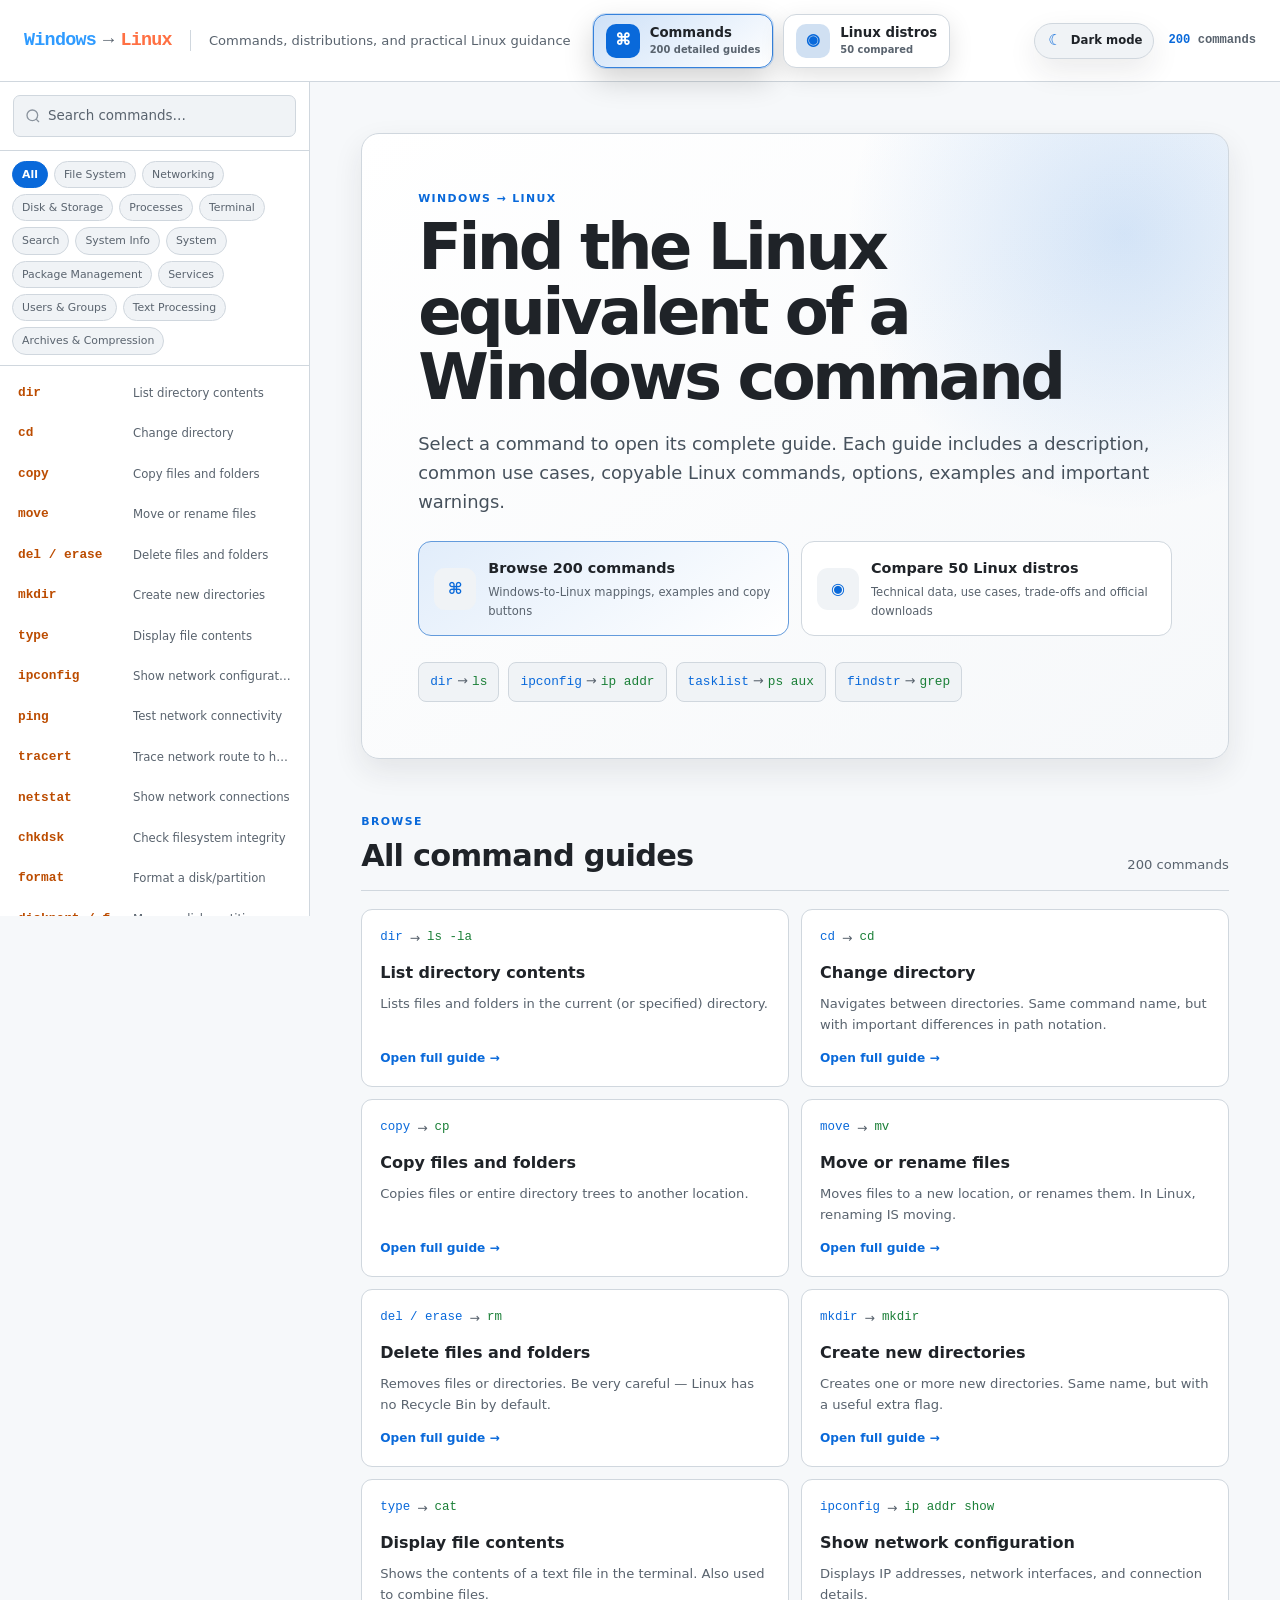
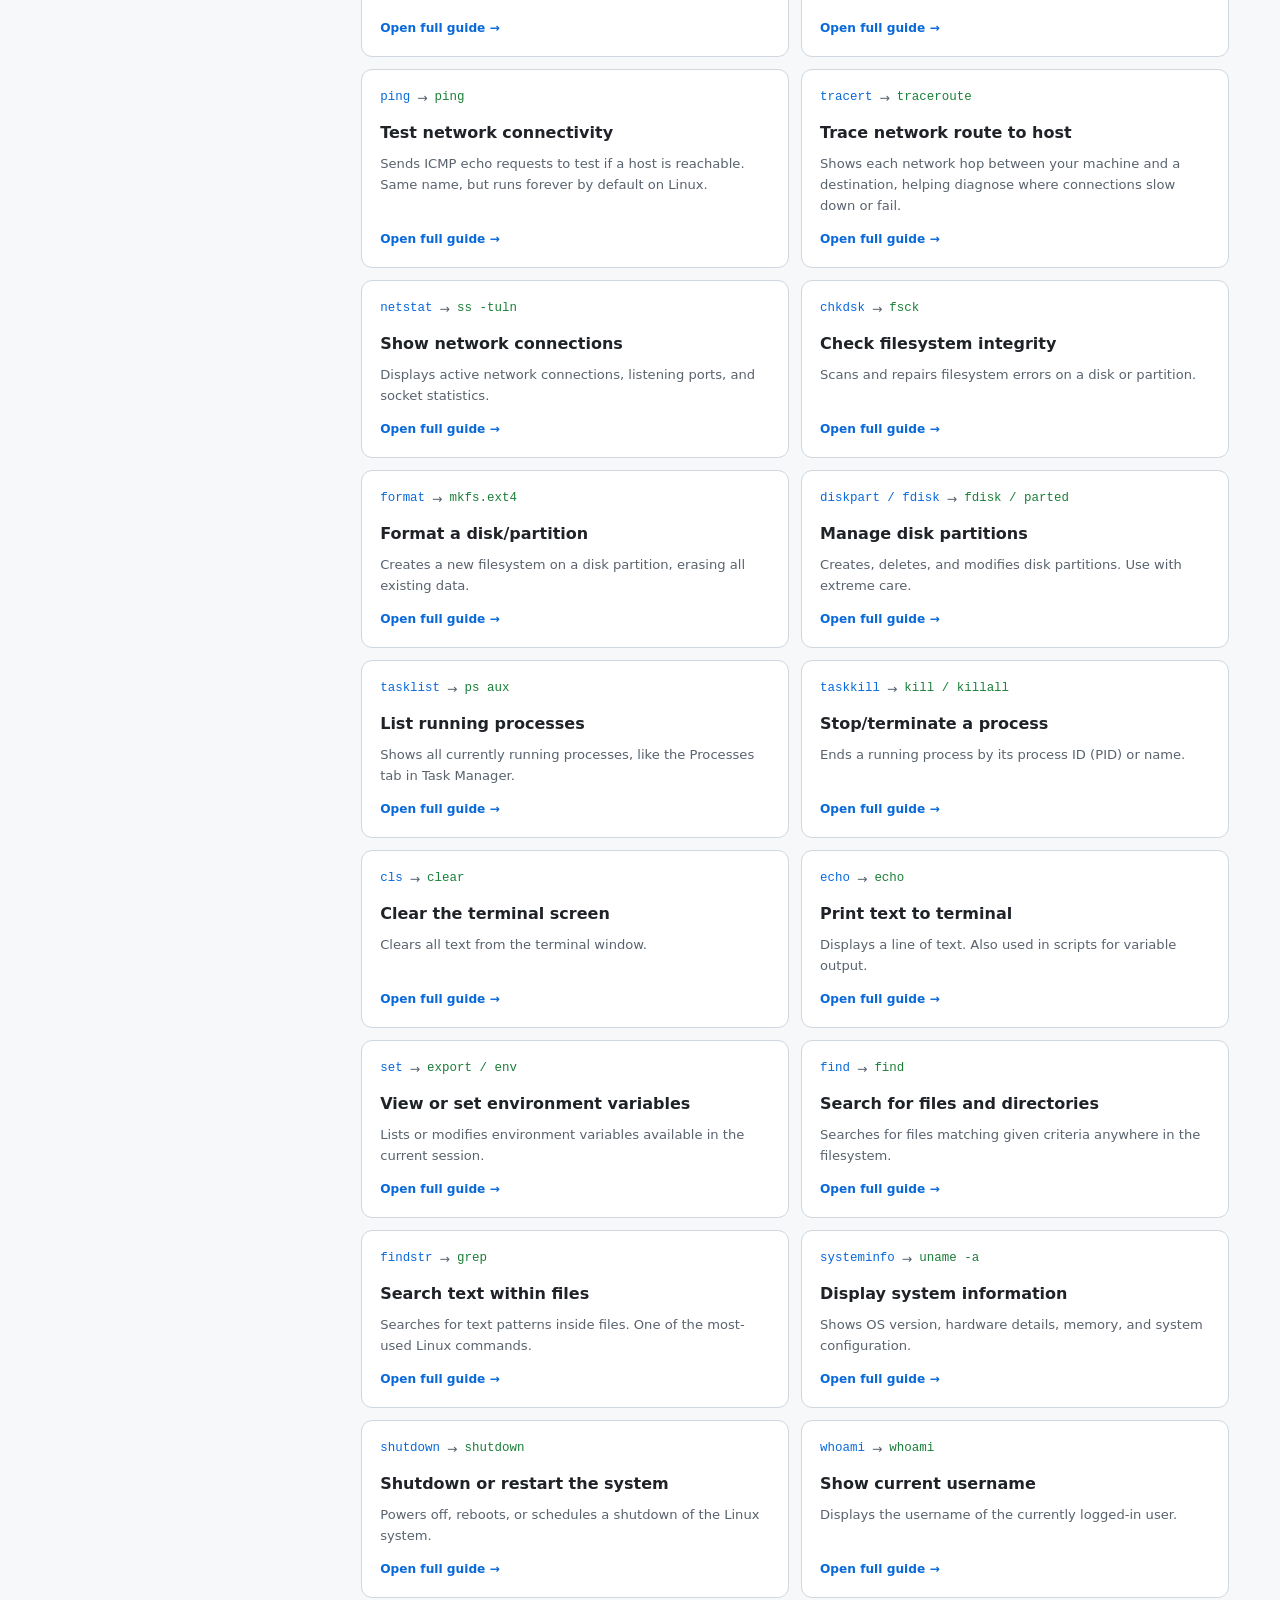
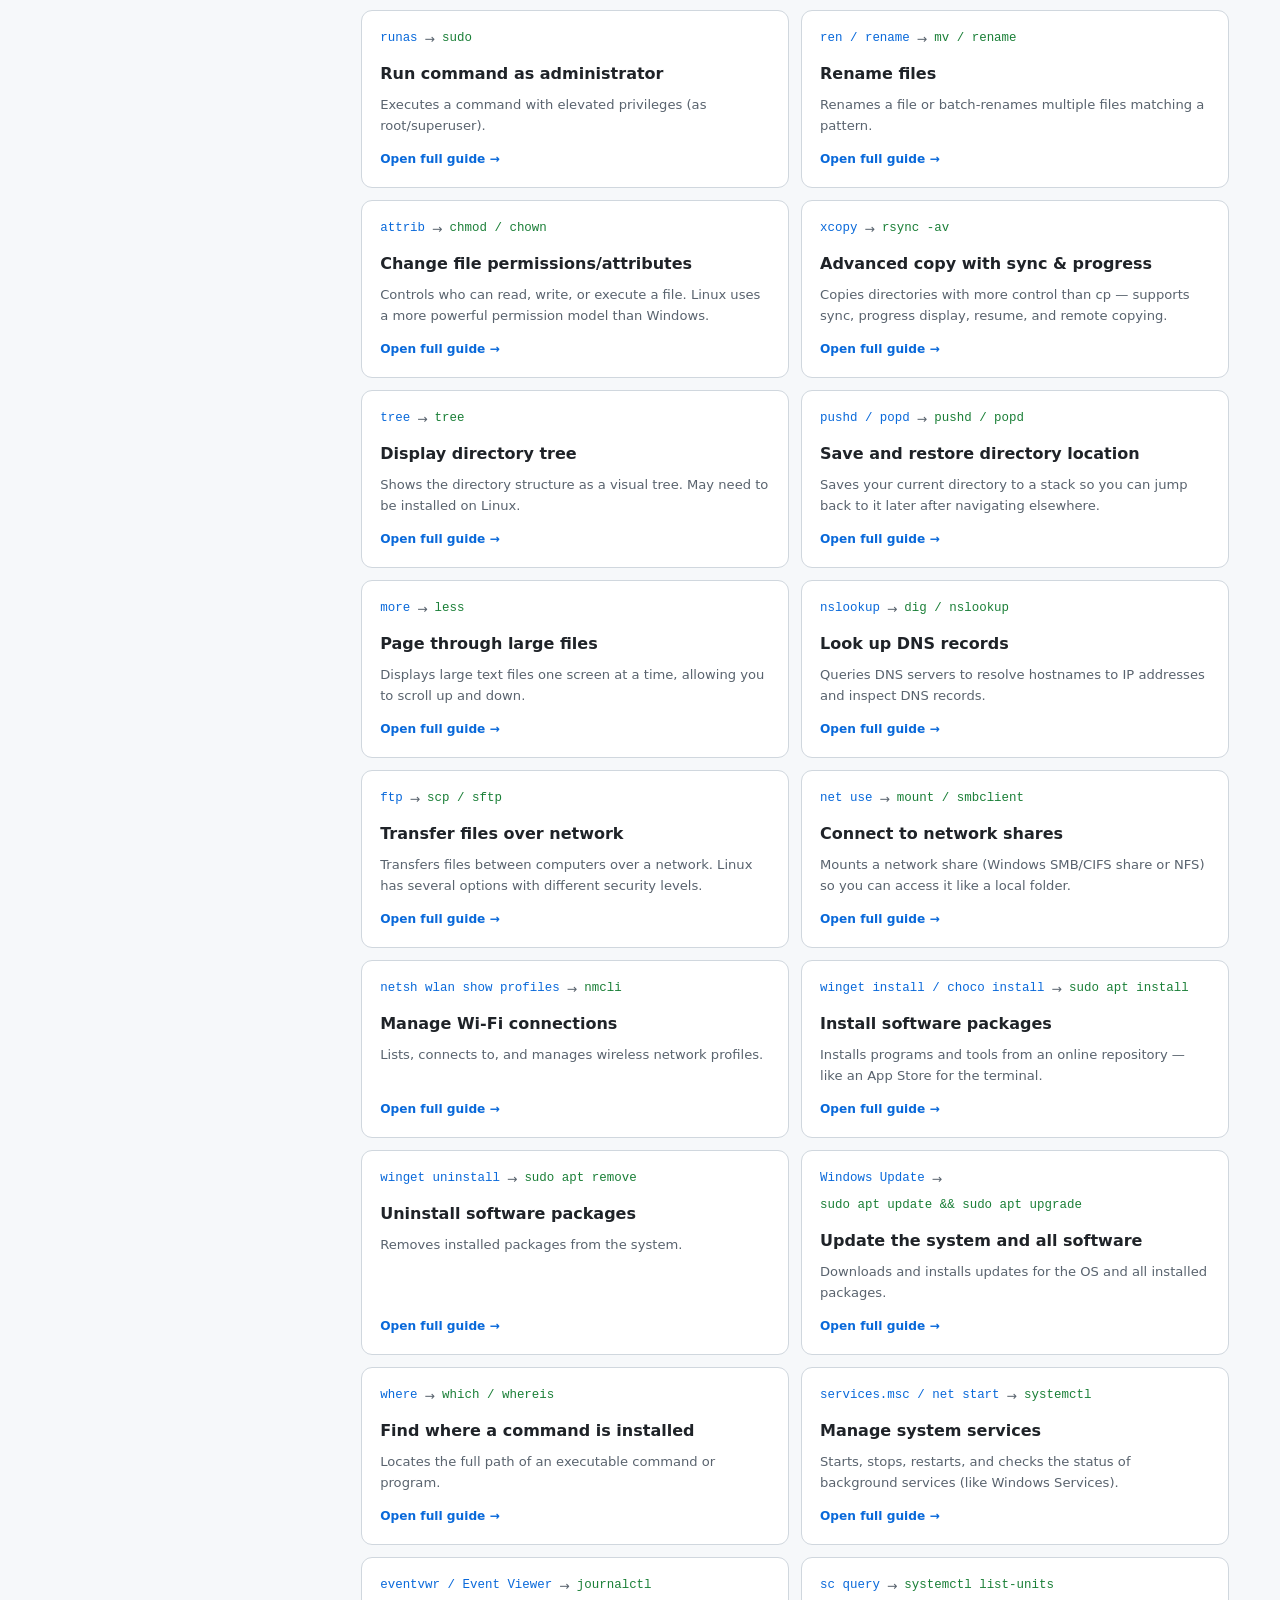
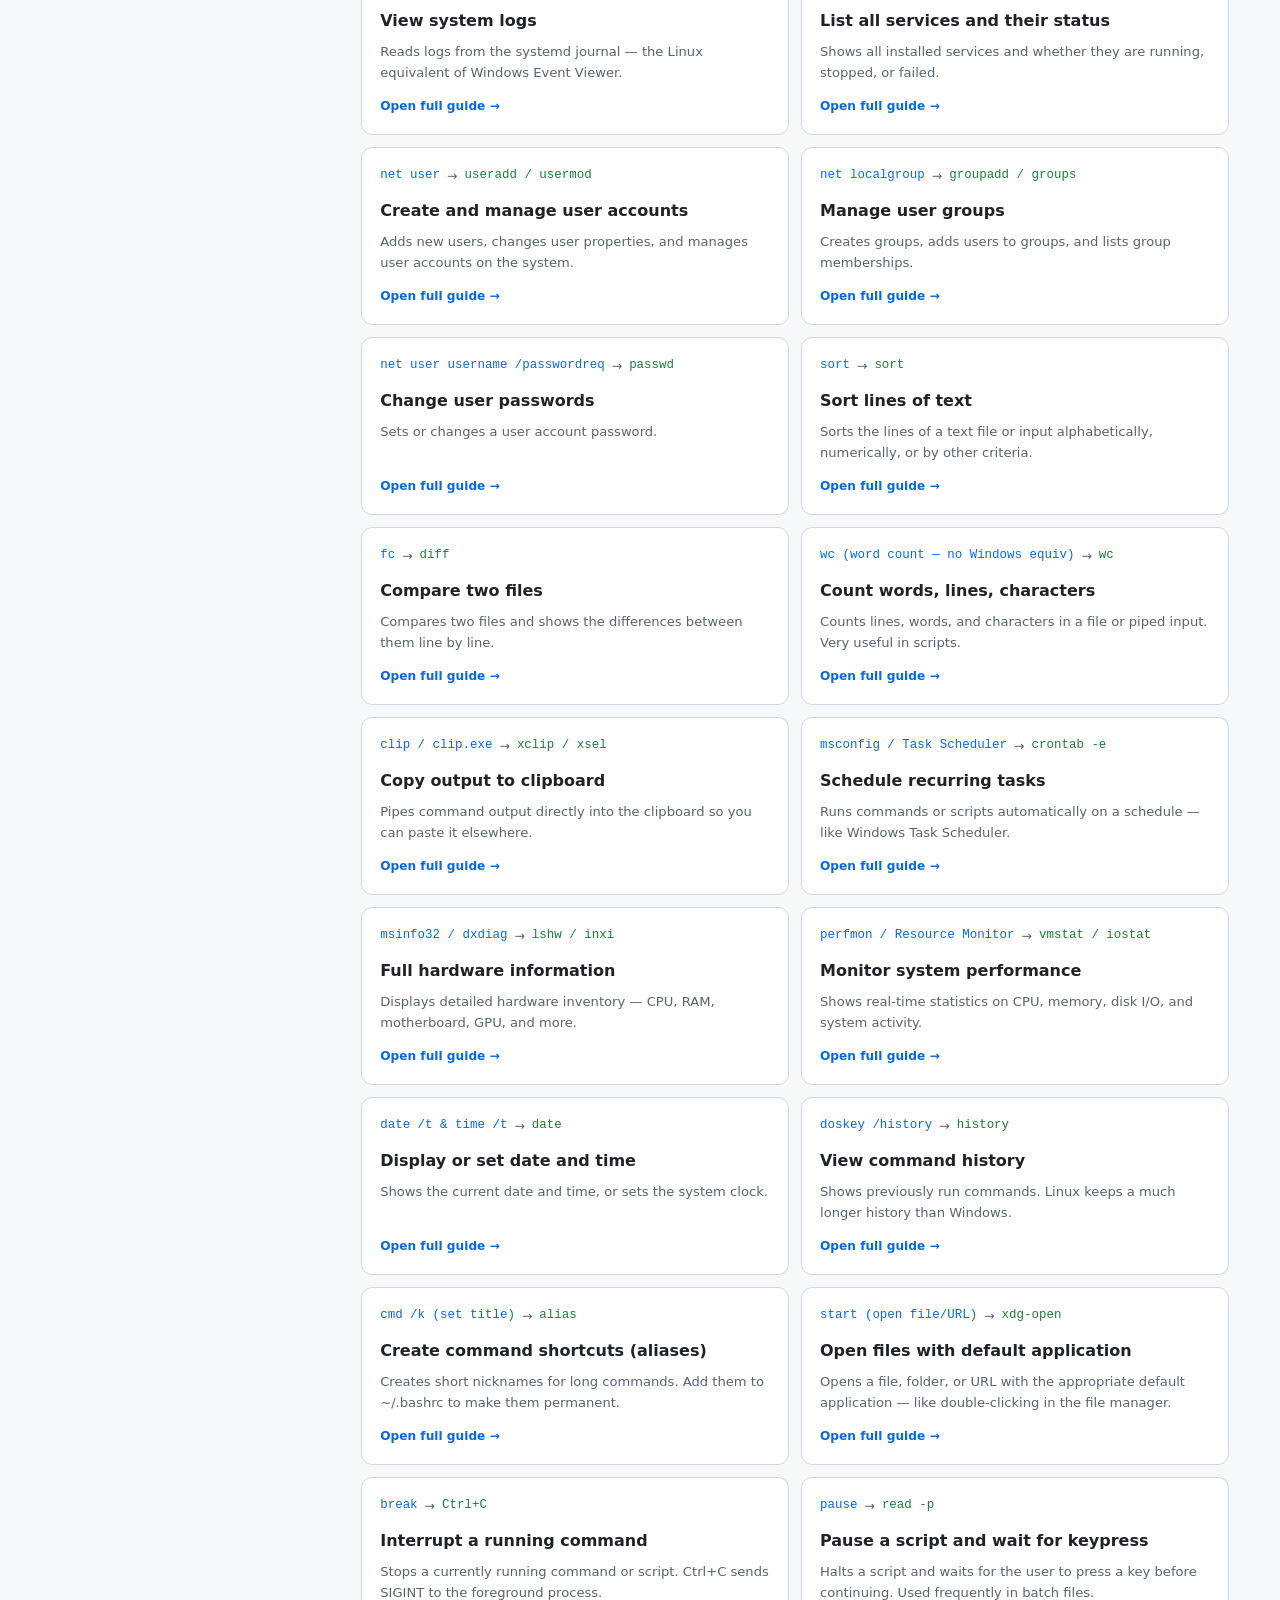
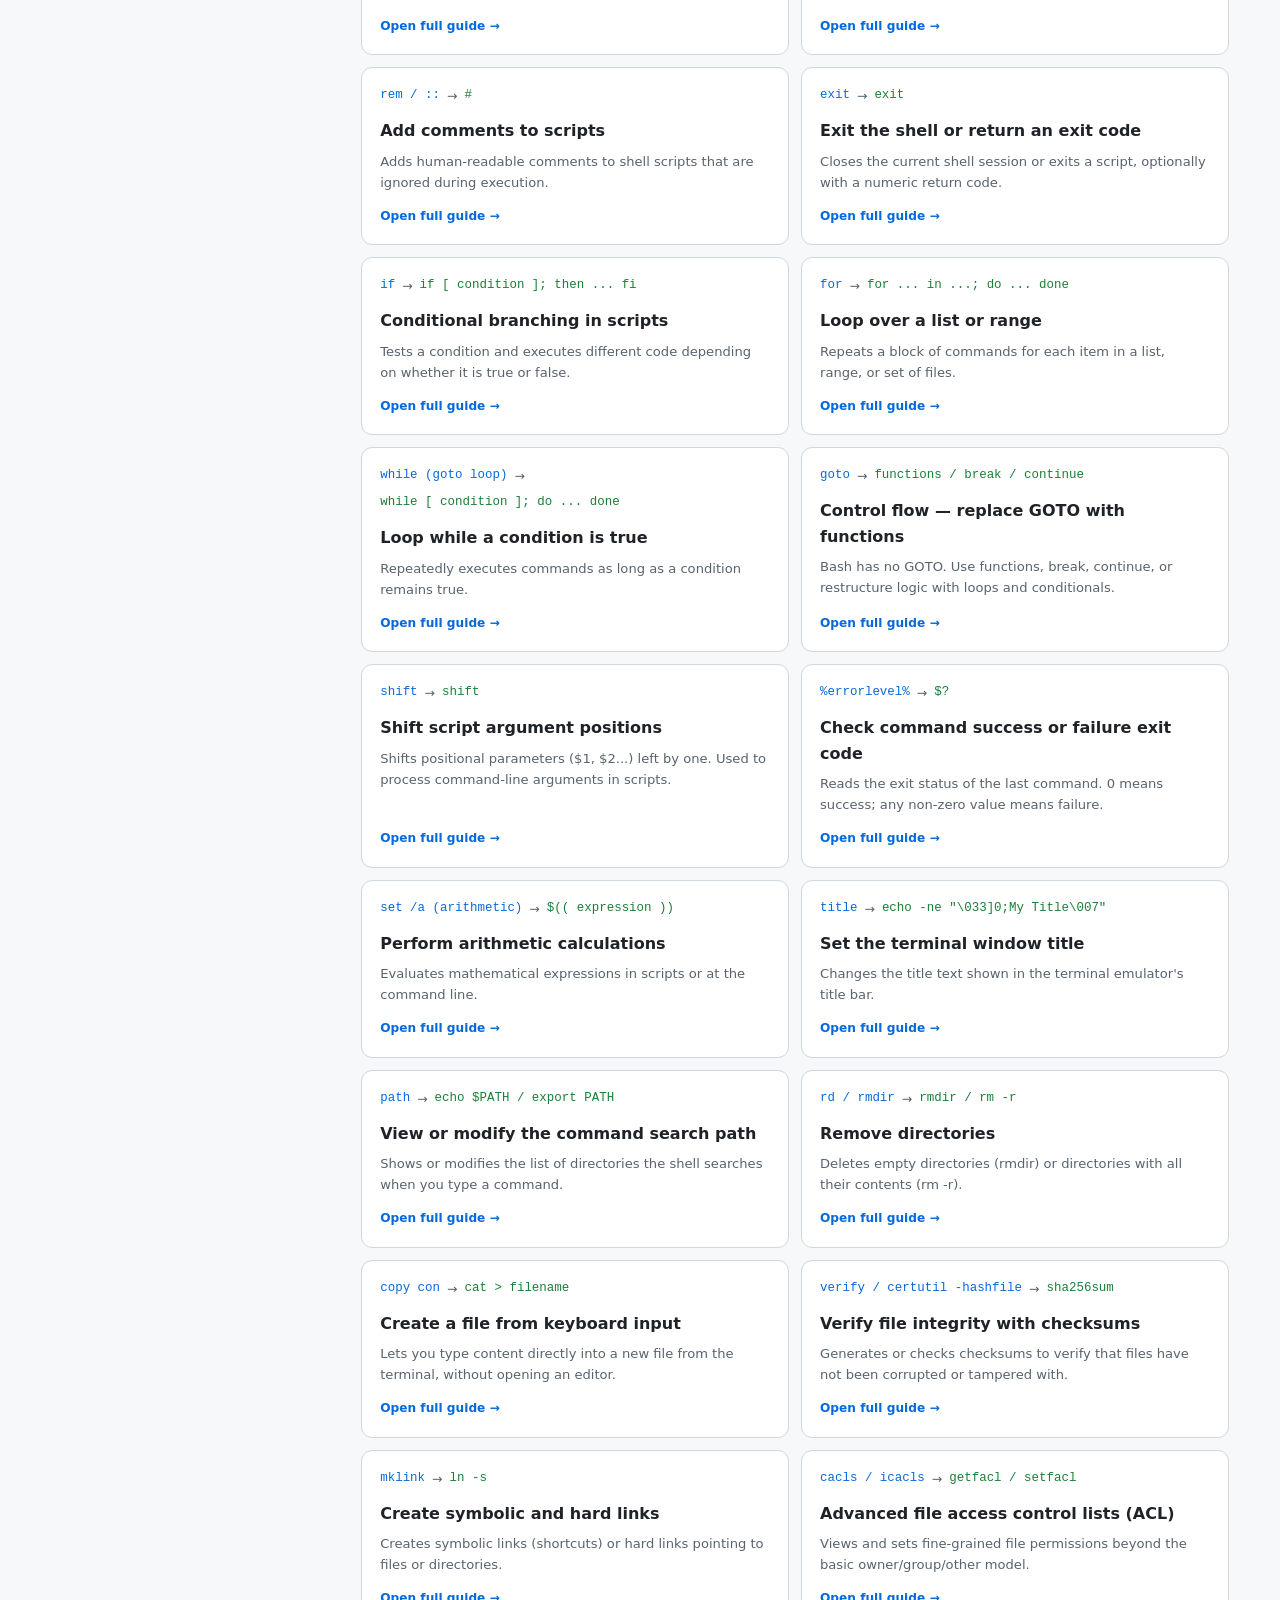
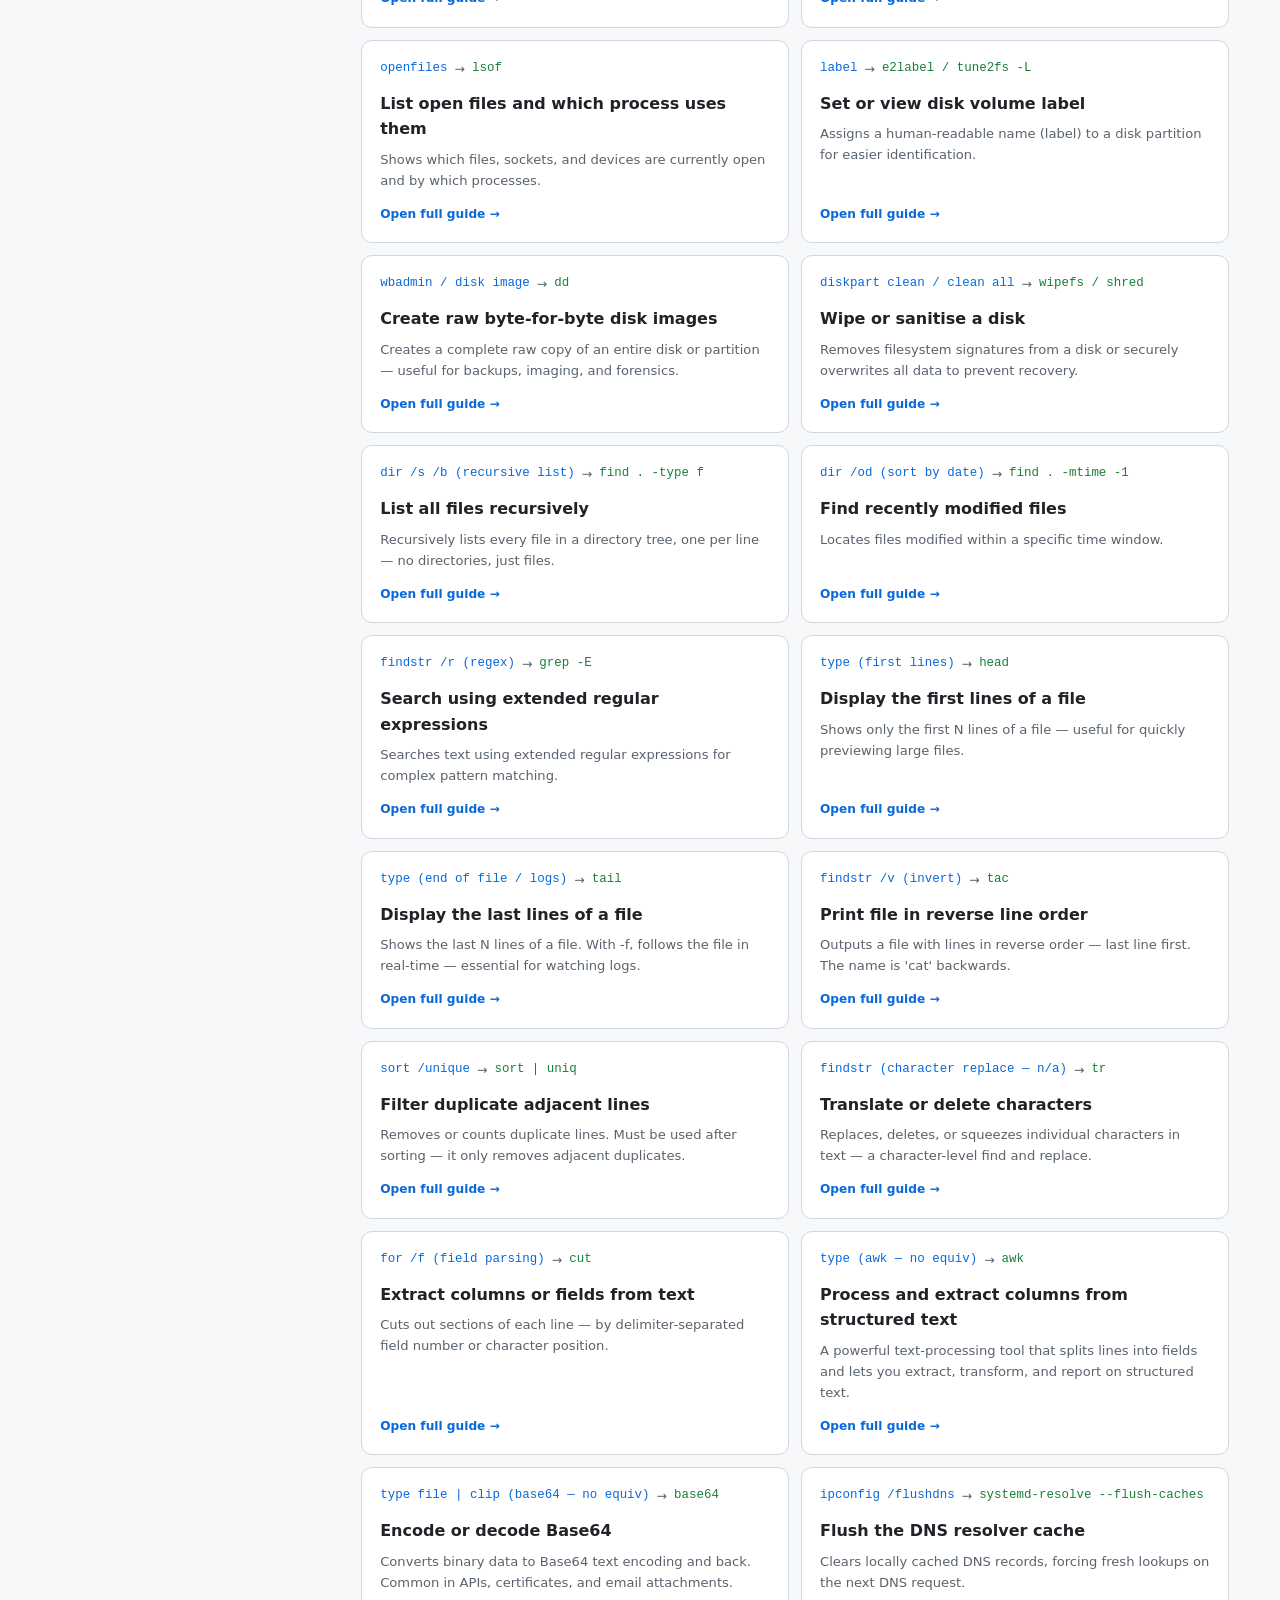
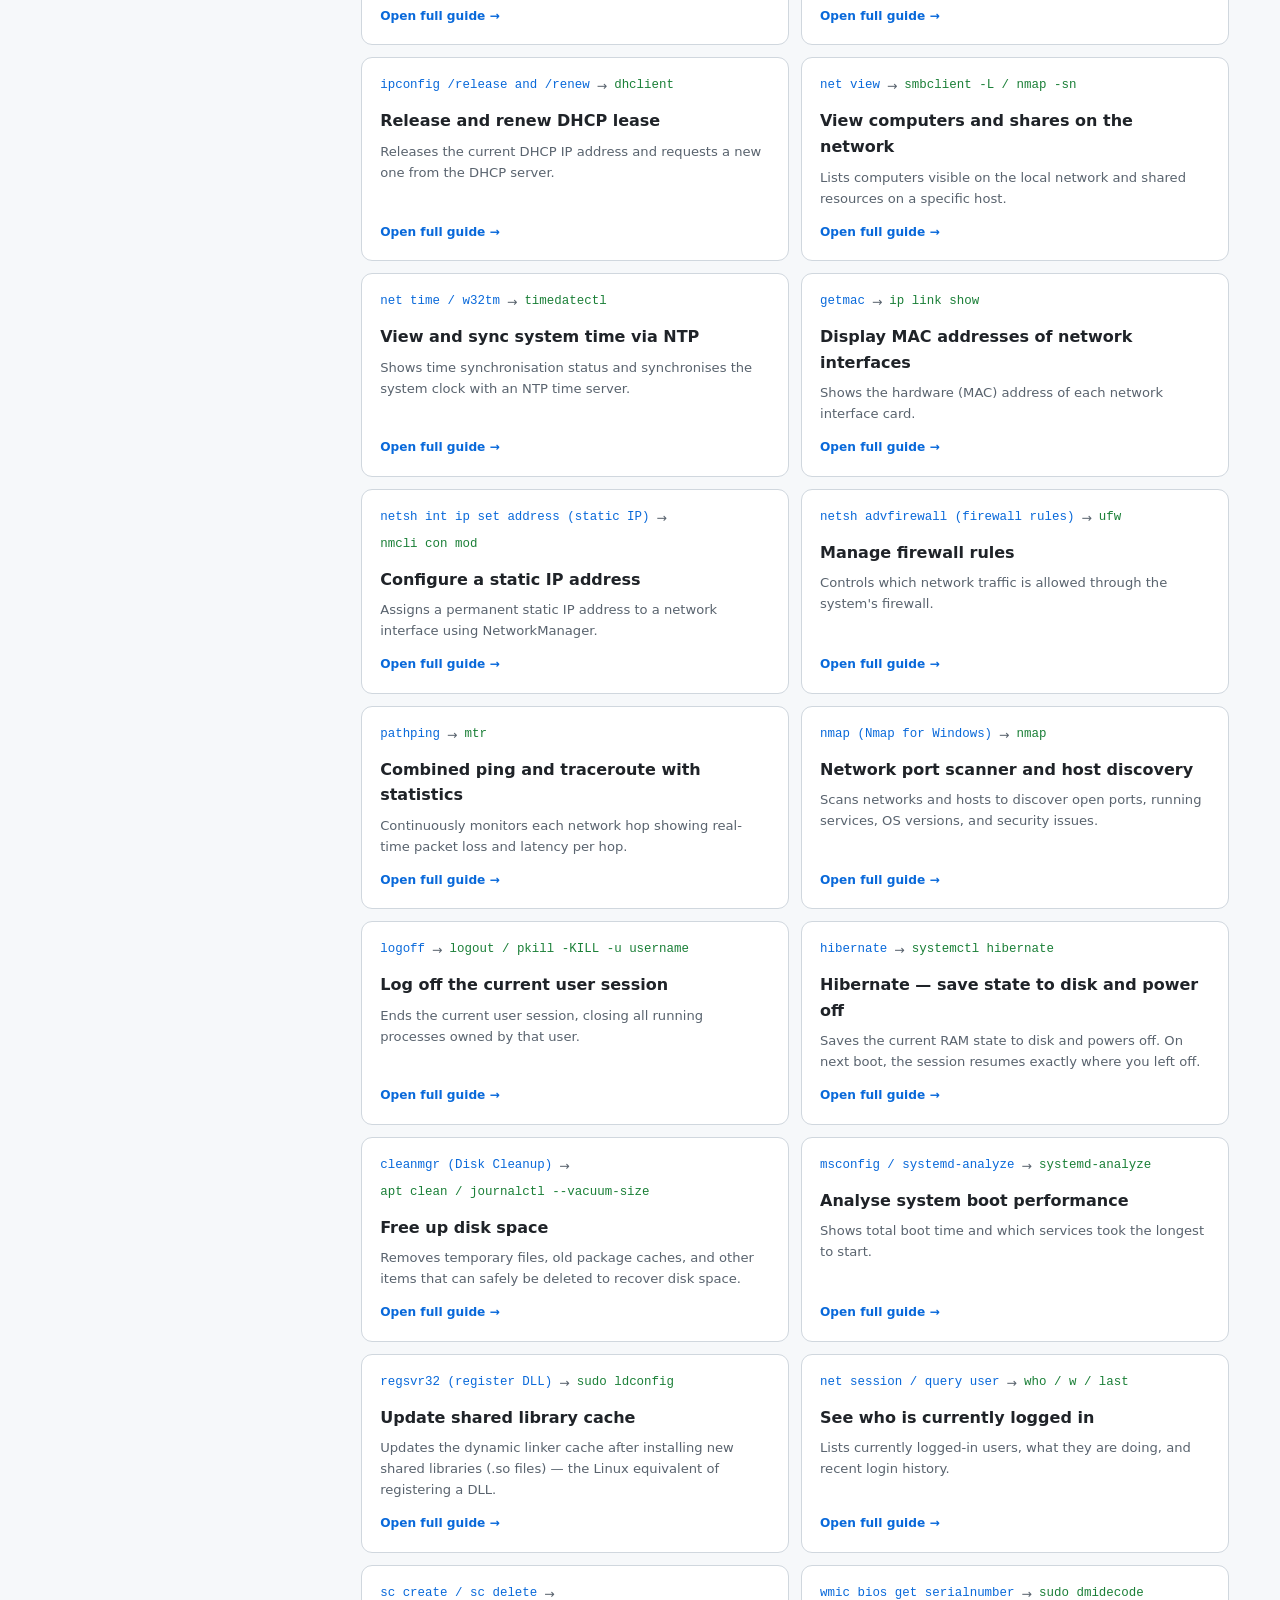
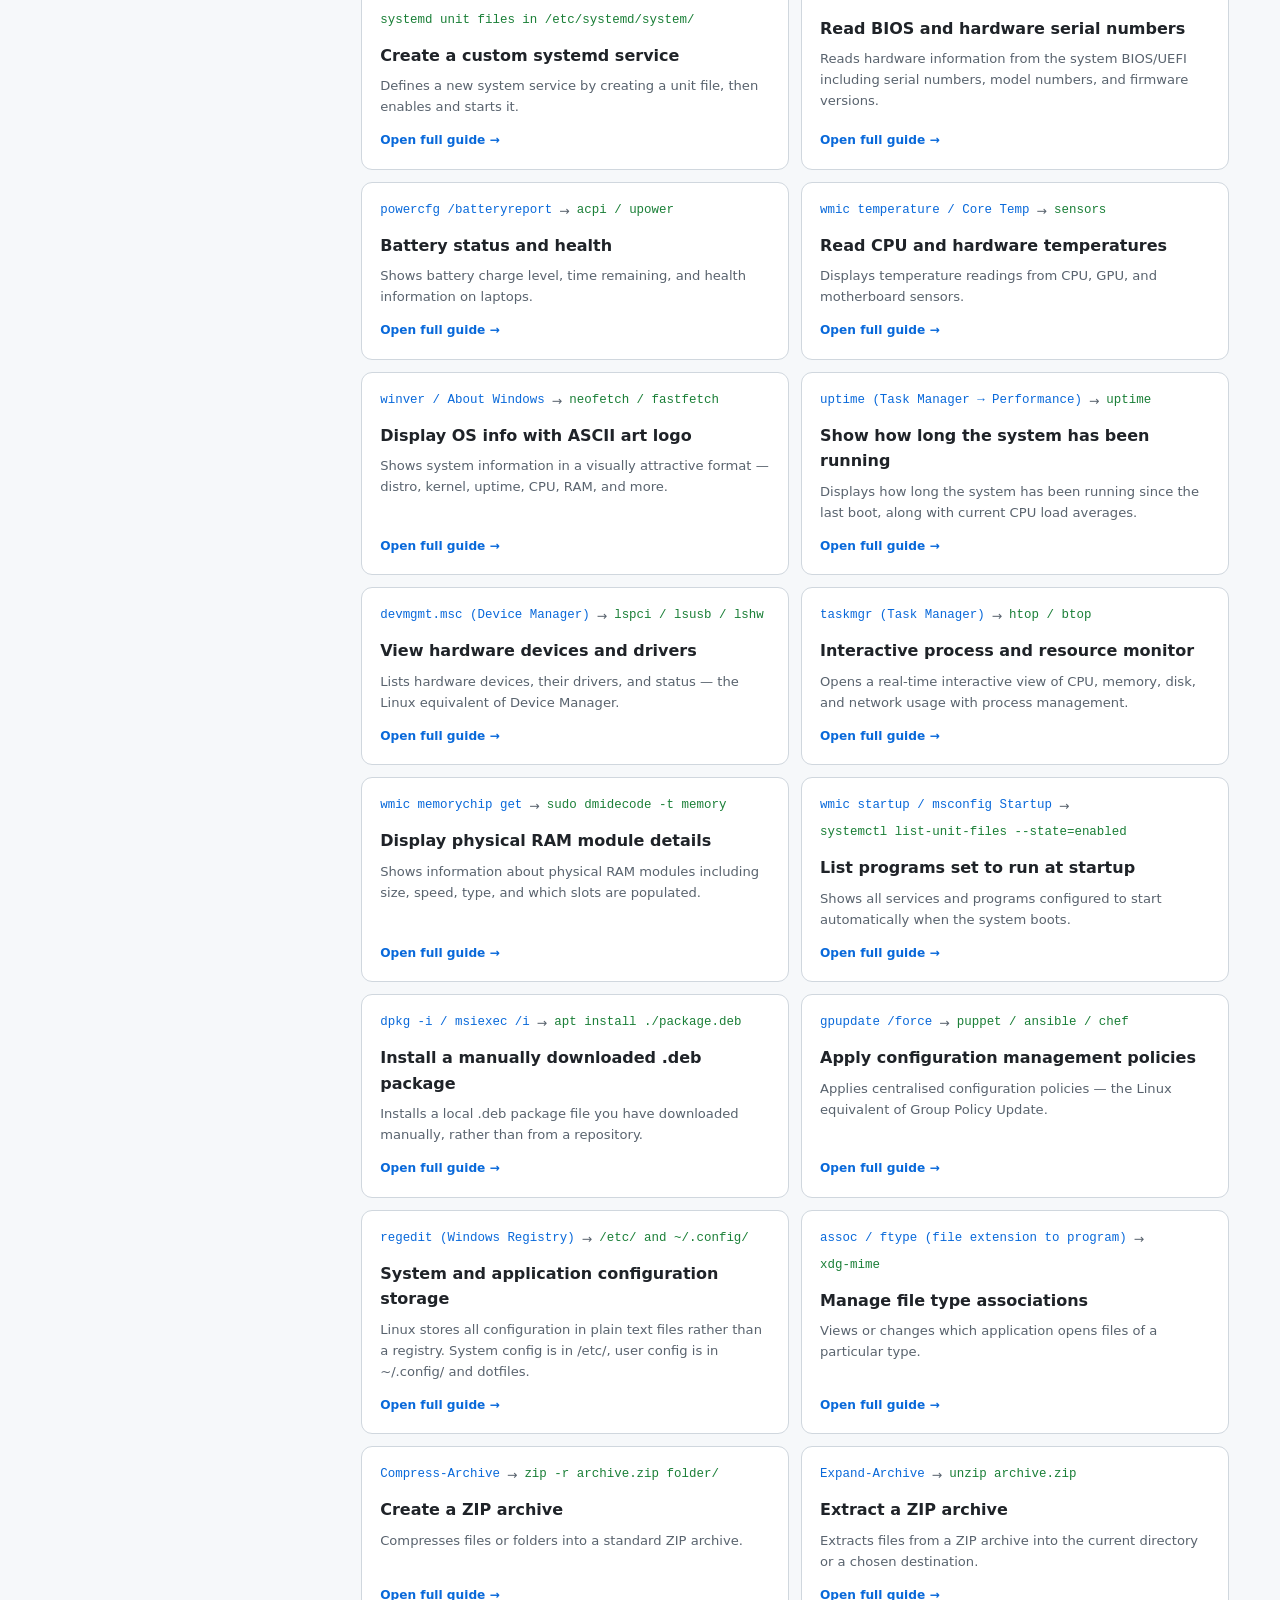
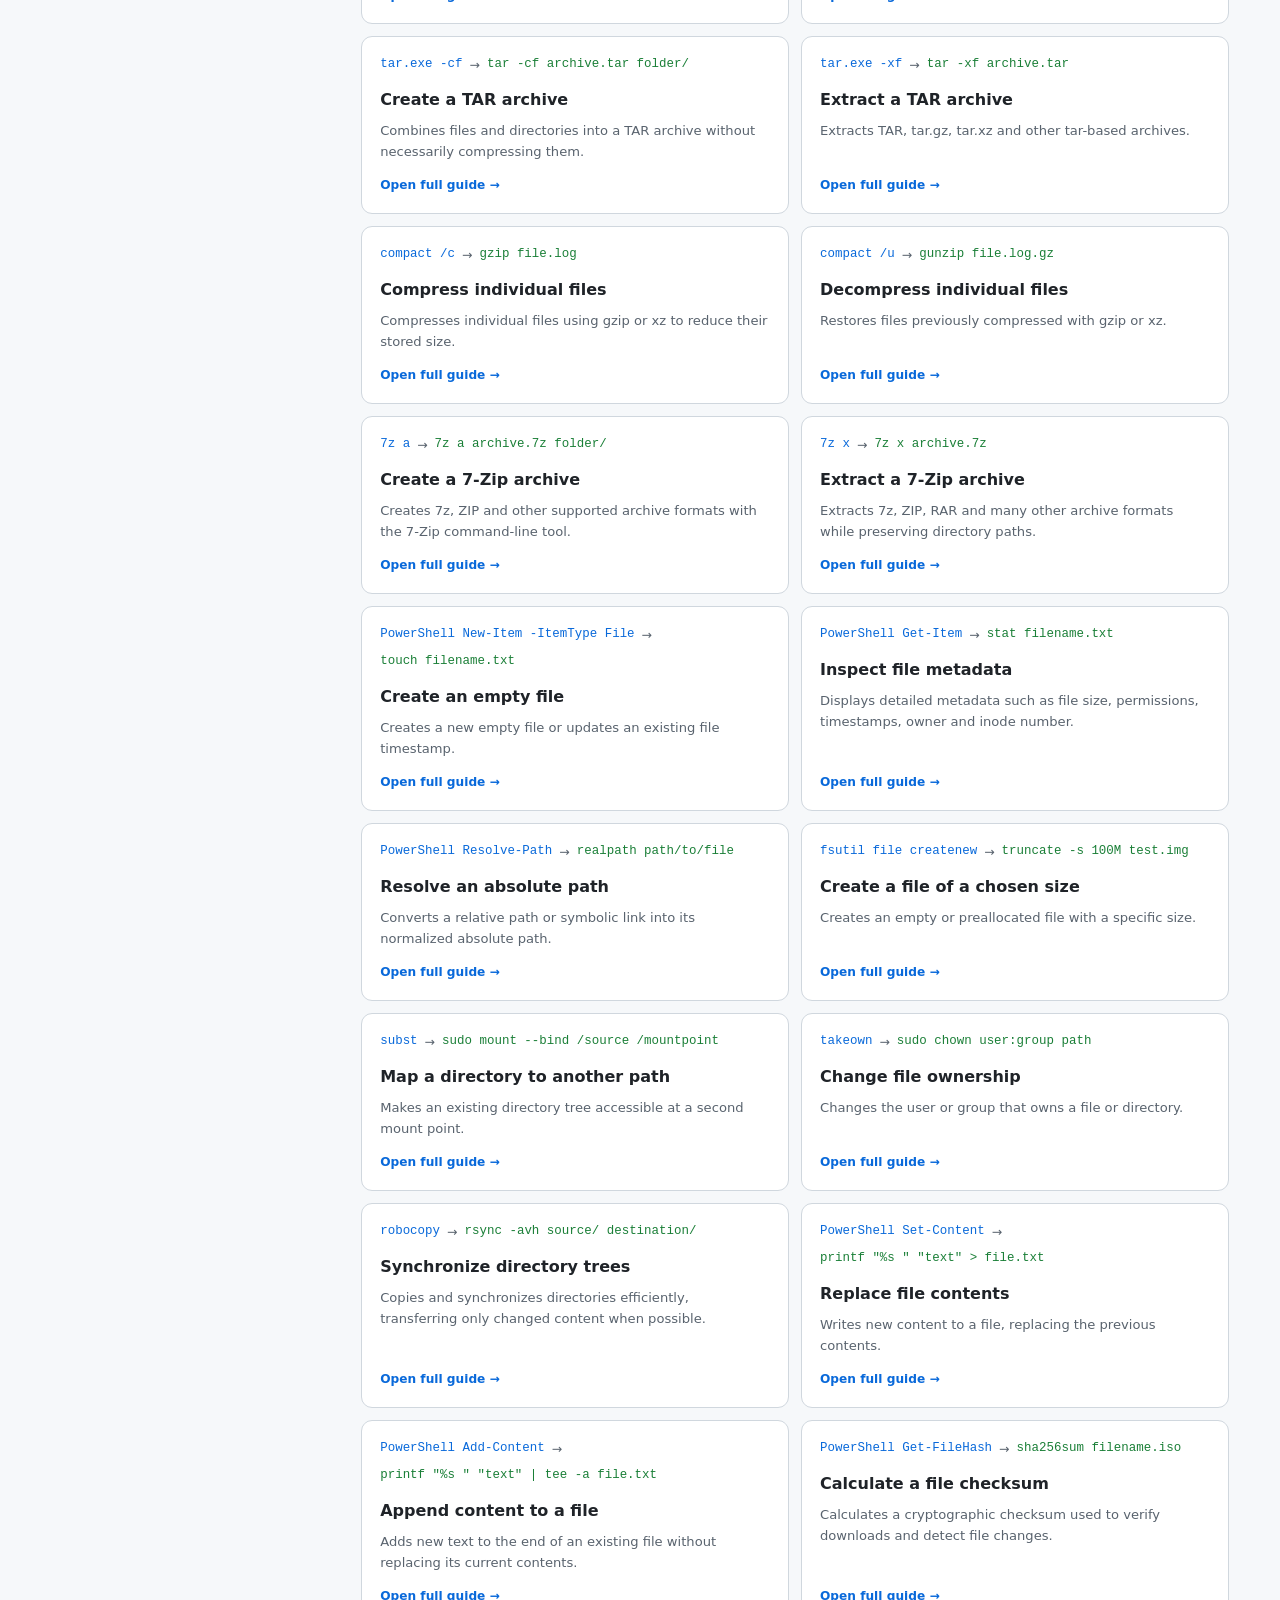
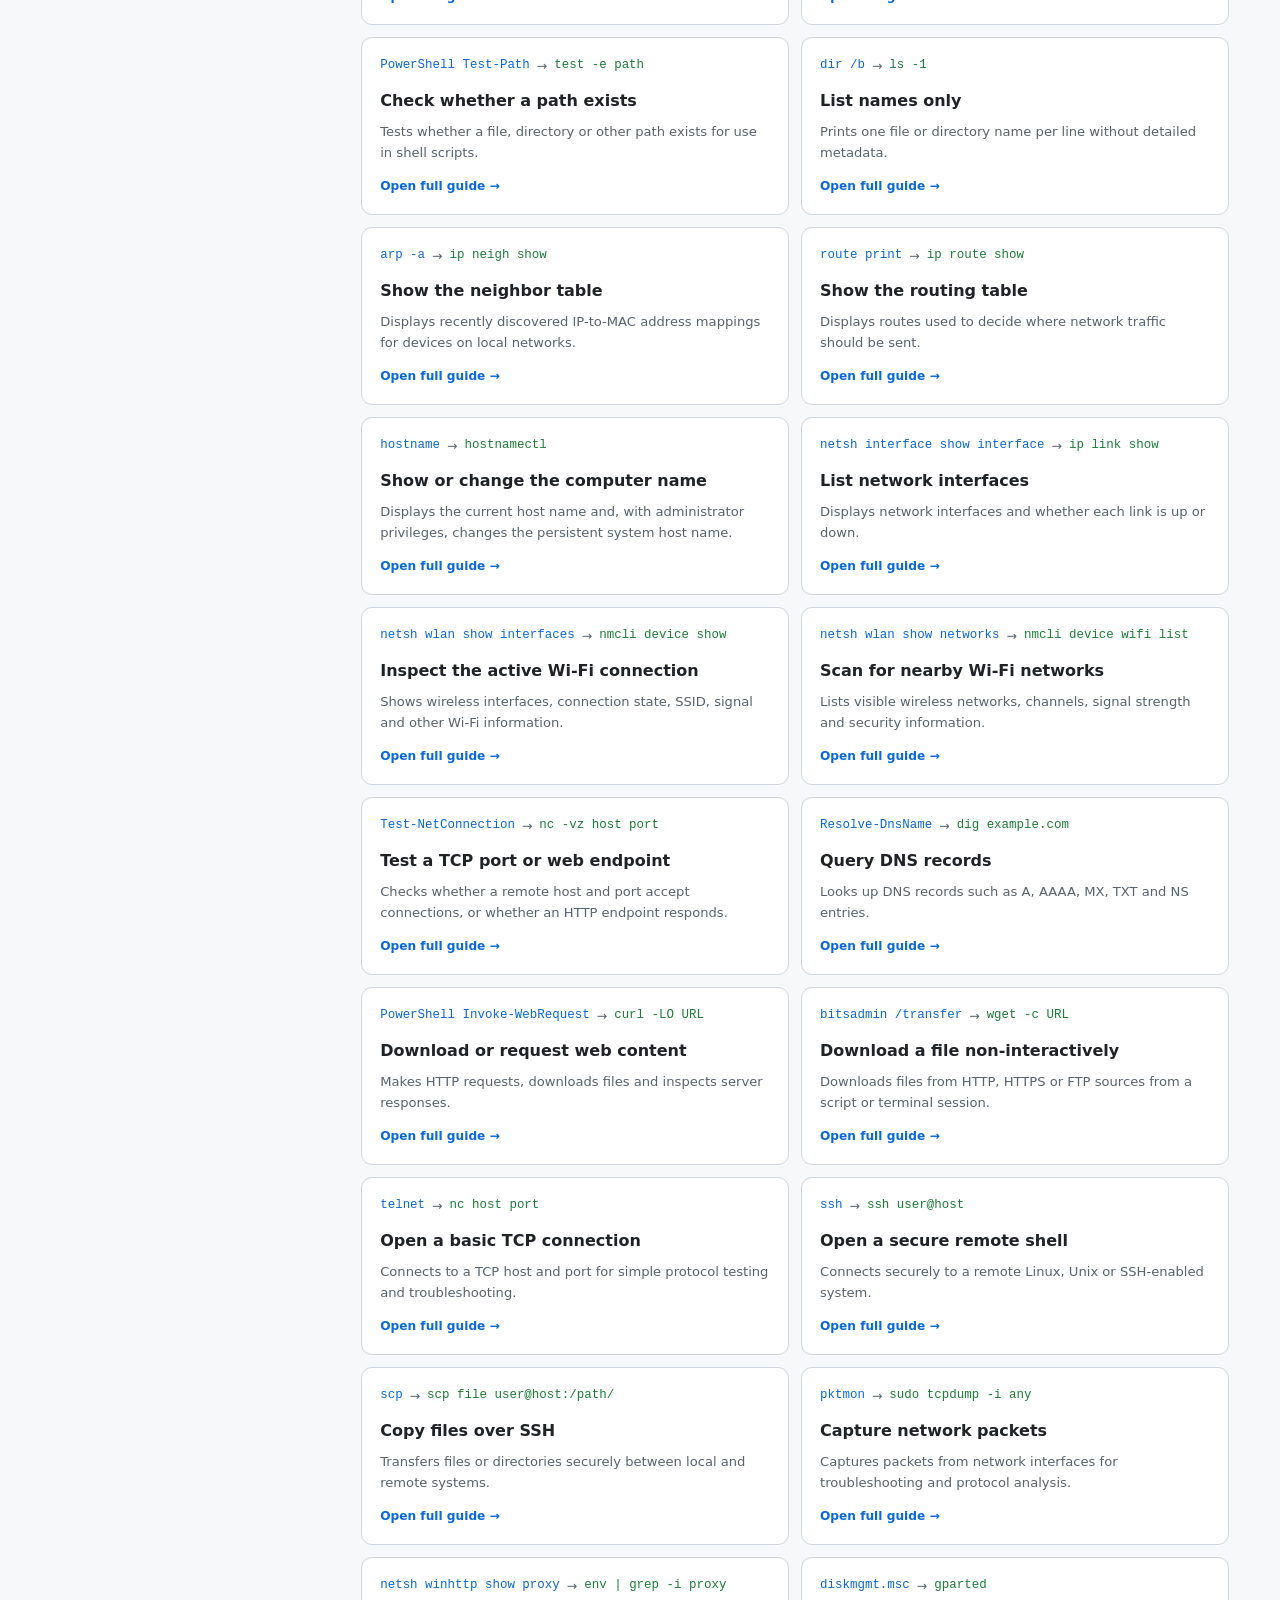
<file: index.html>
<!DOCTYPE html>

<html lang="en">
<head>
<meta charset="utf-8"/>
<meta content="width=device-width, initial-scale=1.0" name="viewport"/>
<title>Windows to Linux Command Reference | Win2Linux</title>
<meta content="Find Linux equivalents for common Windows commands, with explanations, practical use cases, options, warnings, examples and copyable commands." name="description"/>
<meta content="index,follow,max-image-preview:large,max-snippet:-1,max-video-preview:-1" name="robots"/>
<meta content="#0d1117" id="themeColorMeta" name="theme-color"/>
<meta content="dark light" name="color-scheme"/>
<meta content="website" property="og:type"/>
<meta content="Win2Linux" property="og:site_name"/>
<meta content="Windows to Linux Command Reference | Win2Linux" property="og:title"/>
<meta content="Linux equivalents for Windows commands with examples, use cases, warnings and copyable commands." property="og:description"/>
<meta content="summary" name="twitter:card"/>
<meta content="Windows to Linux Command Reference | Win2Linux" name="twitter:title"/>
<meta content="Linux equivalents for Windows commands with examples, use cases, warnings and copyable commands." name="twitter:description"/>
<script>
(() => {
  try {
    const savedTheme = localStorage.getItem('win2linux-theme');
    const preferredTheme = window.matchMedia('(prefers-color-scheme: light)').matches ? 'light' : 'dark';
    const theme = savedTheme === 'light' || savedTheme === 'dark' ? savedTheme : preferredTheme;
    document.documentElement.dataset.theme = theme;
    document.documentElement.style.colorScheme = theme;
  } catch {
    document.documentElement.dataset.theme = 'dark';
  }
})();
</script><link href="stylesheets/style.css" rel="stylesheet"/>
<script id="structuredData" type="application/ld+json">{
  "@context": "https://schema.org",
  "@graph": [
    {
      "@type": "WebSite",
      "name": "Win2Linux",
      "description": "A searchable Windows-to-Linux command reference with examples, use cases, options and safety notes.",
      "inLanguage": "en"
    },
    {
      "@type": "WebApplication",
      "name": "Win2Linux Command Reference",
      "applicationCategory": "DeveloperApplication",
      "operatingSystem": "Any",
      "browserRequirements": "Requires a modern web browser with JavaScript enabled",
      "isAccessibleForFree": true,
      "description": "Find Linux equivalents for Windows commands with copyable examples and practical explanations."
    },
    {
      "@type": "CollectionPage",
      "name": "Windows to Linux Command Reference",
      "description": "A collection of 200 practical Windows-to-Linux command mappings."
    }
  ]
}</script>
<link href="./" id="canonicalLink" rel="canonical"/></head>
<body>
<a class="skip-link" href="#mainContent">Skip to content</a>
<header class="site-header">
<button aria-label="Return to all commands" class="logo-button" id="homeButton" type="button">
<span class="win">Windows</span>
<span class="arr">→</span>
<span class="lnx">Linux</span>
</button>
<p class="tagline">Commands, distributions, and practical Linux guidance</p>
<nav class="site-nav site-nav-prominent" aria-label="Primary navigation">
<a class="site-nav-link active" aria-current="page" href="./"><span class="nav-icon" aria-hidden="true">⌘</span><span class="nav-copy"><strong>Commands</strong><small>200 detailed guides</small></span></a>
<a class="site-nav-link" href="linux-distros.html"><span class="nav-icon" aria-hidden="true">◉</span><span class="nav-copy"><strong>Linux distros</strong><small>50 compared</small></span></a>
</nav>
<div class="header-actions"><button aria-label="Switch to light mode" aria-pressed="false" class="theme-toggle" id="themeToggle" type="button">
<span aria-hidden="true" class="theme-icon" id="themeIcon">☀</span>
<span id="themeLabel">Light mode</span>
</button><div class="stats"><span id="commandCount">…</span> commands</div></div></header>
<div class="app-shell">
<aside aria-label="Command navigation" class="sidebar">
<div class="search-wrap">
<label class="sr-only" for="search">Search commands</label>
<input autocomplete="off" disabled="" id="search" placeholder="Search commands…" spellcheck="false" type="search"/>
</div>
<div aria-label="Filter by category" class="category-tabs" id="categories"></div>
<div aria-live="polite" class="cmd-list" id="commandList">
<div class="state-box">
<div aria-hidden="true" class="spinner"></div>
<p>Loading command reference…</p>
</div>
</div>
</aside>
<main class="main-content" id="mainContent" tabindex="-1">
<section aria-labelledby="welcomeTitle" class="welcome-view" id="welcomeView">
<div class="hero-card">
<p class="eyebrow">Windows → Linux</p>
<h1 id="welcomeTitle">Find the Linux equivalent of a Windows command</h1>
<p class="hero-copy">Select a command to open its complete guide. Each guide includes a description, common use cases, copyable Linux commands, options, examples and important warnings.</p>
<div class="hero-route-cards" aria-label="Explore Win2Linux">
<a class="hero-route-card active" href="./"><span aria-hidden="true">⌘</span><div><strong>Browse 200 commands</strong><small>Windows-to-Linux mappings, examples and copy buttons</small></div></a>
<a class="hero-route-card" href="linux-distros.html"><span aria-hidden="true">◉</span><div><strong>Compare 50 Linux distros</strong><small>Technical data, use cases, trade-offs and official downloads</small></div></a>
</div>
<div aria-label="Example command mappings" class="mapping-examples">
<span><code>dir</code> → <code>ls</code></span>
<span><code>ipconfig</code> → <code>ip addr</code></span>
<span><code>tasklist</code> → <code>ps aux</code></span>
<span><code>findstr</code> → <code>grep</code></span>
</div>
</div>
<section aria-labelledby="browseTitle" class="browse-section">
<div class="section-heading">
<div>
<p class="eyebrow">Browse</p>
<h2 id="browseTitle">All command guides</h2>
</div>
<p id="visibleCount">200 commands</p>
</div>
<div class="command-card-grid" id="commandCards"><a class="command-card" data-open-command="dir" href="?command=dir">
<span class="mapping-mini"><code>dir</code><span>→</span><code>ls -la</code></span>
<strong>List directory contents</strong>
<span>Lists files and folders in the current (or specified) directory.</span>
<em>Open full guide →</em>
</a>
<a class="command-card" data-open-command="cd" href="?command=cd">
<span class="mapping-mini"><code>cd</code><span>→</span><code>cd</code></span>
<strong>Change directory</strong>
<span>Navigates between directories. Same command name, but with important differences in path notation.</span>
<em>Open full guide →</em>
</a>
<a class="command-card" data-open-command="copy" href="?command=copy">
<span class="mapping-mini"><code>copy</code><span>→</span><code>cp</code></span>
<strong>Copy files and folders</strong>
<span>Copies files or entire directory trees to another location.</span>
<em>Open full guide →</em>
</a>
<a class="command-card" data-open-command="move" href="?command=move">
<span class="mapping-mini"><code>move</code><span>→</span><code>mv</code></span>
<strong>Move or rename files</strong>
<span>Moves files to a new location, or renames them. In Linux, renaming IS moving.</span>
<em>Open full guide →</em>
</a>
<a class="command-card" data-open-command="del-erase" href="?command=del-erase">
<span class="mapping-mini"><code>del / erase</code><span>→</span><code>rm</code></span>
<strong>Delete files and folders</strong>
<span>Removes files or directories. Be very careful — Linux has no Recycle Bin by default.</span>
<em>Open full guide →</em>
</a>
<a class="command-card" data-open-command="mkdir" href="?command=mkdir">
<span class="mapping-mini"><code>mkdir</code><span>→</span><code>mkdir</code></span>
<strong>Create new directories</strong>
<span>Creates one or more new directories. Same name, but with a useful extra flag.</span>
<em>Open full guide →</em>
</a>
<a class="command-card" data-open-command="type" href="?command=type">
<span class="mapping-mini"><code>type</code><span>→</span><code>cat</code></span>
<strong>Display file contents</strong>
<span>Shows the contents of a text file in the terminal. Also used to combine files.</span>
<em>Open full guide →</em>
</a>
<a class="command-card" data-open-command="ipconfig" href="?command=ipconfig">
<span class="mapping-mini"><code>ipconfig</code><span>→</span><code>ip addr show</code></span>
<strong>Show network configuration</strong>
<span>Displays IP addresses, network interfaces, and connection details.</span>
<em>Open full guide →</em>
</a>
<a class="command-card" data-open-command="ping" href="?command=ping">
<span class="mapping-mini"><code>ping</code><span>→</span><code>ping</code></span>
<strong>Test network connectivity</strong>
<span>Sends ICMP echo requests to test if a host is reachable. Same name, but runs forever by default on Linux.</span>
<em>Open full guide →</em>
</a>
<a class="command-card" data-open-command="tracert" href="?command=tracert">
<span class="mapping-mini"><code>tracert</code><span>→</span><code>traceroute</code></span>
<strong>Trace network route to host</strong>
<span>Shows each network hop between your machine and a destination, helping diagnose where connections slow down or fail.</span>
<em>Open full guide →</em>
</a>
<a class="command-card" data-open-command="netstat" href="?command=netstat">
<span class="mapping-mini"><code>netstat</code><span>→</span><code>ss -tuln</code></span>
<strong>Show network connections</strong>
<span>Displays active network connections, listening ports, and socket statistics.</span>
<em>Open full guide →</em>
</a>
<a class="command-card" data-open-command="chkdsk" href="?command=chkdsk">
<span class="mapping-mini"><code>chkdsk</code><span>→</span><code>fsck</code></span>
<strong>Check filesystem integrity</strong>
<span>Scans and repairs filesystem errors on a disk or partition.</span>
<em>Open full guide →</em>
</a>
<a class="command-card" data-open-command="format" href="?command=format">
<span class="mapping-mini"><code>format</code><span>→</span><code>mkfs.ext4</code></span>
<strong>Format a disk/partition</strong>
<span>Creates a new filesystem on a disk partition, erasing all existing data.</span>
<em>Open full guide →</em>
</a>
<a class="command-card" data-open-command="diskpart-fdisk" href="?command=diskpart-fdisk">
<span class="mapping-mini"><code>diskpart / fdisk</code><span>→</span><code>fdisk / parted</code></span>
<strong>Manage disk partitions</strong>
<span>Creates, deletes, and modifies disk partitions. Use with extreme care.</span>
<em>Open full guide →</em>
</a>
<a class="command-card" data-open-command="tasklist" href="?command=tasklist">
<span class="mapping-mini"><code>tasklist</code><span>→</span><code>ps aux</code></span>
<strong>List running processes</strong>
<span>Shows all currently running processes, like the Processes tab in Task Manager.</span>
<em>Open full guide →</em>
</a>
<a class="command-card" data-open-command="taskkill" href="?command=taskkill">
<span class="mapping-mini"><code>taskkill</code><span>→</span><code>kill / killall</code></span>
<strong>Stop/terminate a process</strong>
<span>Ends a running process by its process ID (PID) or name.</span>
<em>Open full guide →</em>
</a>
<a class="command-card" data-open-command="cls" href="?command=cls">
<span class="mapping-mini"><code>cls</code><span>→</span><code>clear</code></span>
<strong>Clear the terminal screen</strong>
<span>Clears all text from the terminal window.</span>
<em>Open full guide →</em>
</a>
<a class="command-card" data-open-command="echo" href="?command=echo">
<span class="mapping-mini"><code>echo</code><span>→</span><code>echo</code></span>
<strong>Print text to terminal</strong>
<span>Displays a line of text. Also used in scripts for variable output.</span>
<em>Open full guide →</em>
</a>
<a class="command-card" data-open-command="set" href="?command=set">
<span class="mapping-mini"><code>set</code><span>→</span><code>export / env</code></span>
<strong>View or set environment variables</strong>
<span>Lists or modifies environment variables available in the current session.</span>
<em>Open full guide →</em>
</a>
<a class="command-card" data-open-command="find" href="?command=find">
<span class="mapping-mini"><code>find</code><span>→</span><code>find</code></span>
<strong>Search for files and directories</strong>
<span>Searches for files matching given criteria anywhere in the filesystem.</span>
<em>Open full guide →</em>
</a>
<a class="command-card" data-open-command="findstr" href="?command=findstr">
<span class="mapping-mini"><code>findstr</code><span>→</span><code>grep</code></span>
<strong>Search text within files</strong>
<span>Searches for text patterns inside files. One of the most-used Linux commands.</span>
<em>Open full guide →</em>
</a>
<a class="command-card" data-open-command="systeminfo" href="?command=systeminfo">
<span class="mapping-mini"><code>systeminfo</code><span>→</span><code>uname -a</code></span>
<strong>Display system information</strong>
<span>Shows OS version, hardware details, memory, and system configuration.</span>
<em>Open full guide →</em>
</a>
<a class="command-card" data-open-command="shutdown" href="?command=shutdown">
<span class="mapping-mini"><code>shutdown</code><span>→</span><code>shutdown</code></span>
<strong>Shutdown or restart the system</strong>
<span>Powers off, reboots, or schedules a shutdown of the Linux system.</span>
<em>Open full guide →</em>
</a>
<a class="command-card" data-open-command="whoami" href="?command=whoami">
<span class="mapping-mini"><code>whoami</code><span>→</span><code>whoami</code></span>
<strong>Show current username</strong>
<span>Displays the username of the currently logged-in user.</span>
<em>Open full guide →</em>
</a>
<a class="command-card" data-open-command="runas" href="?command=runas">
<span class="mapping-mini"><code>runas</code><span>→</span><code>sudo</code></span>
<strong>Run command as administrator</strong>
<span>Executes a command with elevated privileges (as root/superuser).</span>
<em>Open full guide →</em>
</a>
<a class="command-card" data-open-command="ren-rename" href="?command=ren-rename">
<span class="mapping-mini"><code>ren / rename</code><span>→</span><code>mv / rename</code></span>
<strong>Rename files</strong>
<span>Renames a file or batch-renames multiple files matching a pattern.</span>
<em>Open full guide →</em>
</a>
<a class="command-card" data-open-command="attrib" href="?command=attrib">
<span class="mapping-mini"><code>attrib</code><span>→</span><code>chmod / chown</code></span>
<strong>Change file permissions/attributes</strong>
<span>Controls who can read, write, or execute a file. Linux uses a more powerful permission model than Windows.</span>
<em>Open full guide →</em>
</a>
<a class="command-card" data-open-command="xcopy" href="?command=xcopy">
<span class="mapping-mini"><code>xcopy</code><span>→</span><code>rsync -av</code></span>
<strong>Advanced copy with sync &amp; progress</strong>
<span>Copies directories with more control than cp — supports sync, progress display, resume, and remote copying.</span>
<em>Open full guide →</em>
</a>
<a class="command-card" data-open-command="tree" href="?command=tree">
<span class="mapping-mini"><code>tree</code><span>→</span><code>tree</code></span>
<strong>Display directory tree</strong>
<span>Shows the directory structure as a visual tree. May need to be installed on Linux.</span>
<em>Open full guide →</em>
</a>
<a class="command-card" data-open-command="pushd-popd" href="?command=pushd-popd">
<span class="mapping-mini"><code>pushd / popd</code><span>→</span><code>pushd / popd</code></span>
<strong>Save and restore directory location</strong>
<span>Saves your current directory to a stack so you can jump back to it later after navigating elsewhere.</span>
<em>Open full guide →</em>
</a>
<a class="command-card" data-open-command="more" href="?command=more">
<span class="mapping-mini"><code>more</code><span>→</span><code>less</code></span>
<strong>Page through large files</strong>
<span>Displays large text files one screen at a time, allowing you to scroll up and down.</span>
<em>Open full guide →</em>
</a>
<a class="command-card" data-open-command="nslookup" href="?command=nslookup">
<span class="mapping-mini"><code>nslookup</code><span>→</span><code>dig / nslookup</code></span>
<strong>Look up DNS records</strong>
<span>Queries DNS servers to resolve hostnames to IP addresses and inspect DNS records.</span>
<em>Open full guide →</em>
</a>
<a class="command-card" data-open-command="ftp" href="?command=ftp">
<span class="mapping-mini"><code>ftp</code><span>→</span><code>scp / sftp</code></span>
<strong>Transfer files over network</strong>
<span>Transfers files between computers over a network. Linux has several options with different security levels.</span>
<em>Open full guide →</em>
</a>
<a class="command-card" data-open-command="net-use" href="?command=net-use">
<span class="mapping-mini"><code>net use</code><span>→</span><code>mount / smbclient</code></span>
<strong>Connect to network shares</strong>
<span>Mounts a network share (Windows SMB/CIFS share or NFS) so you can access it like a local folder.</span>
<em>Open full guide →</em>
</a>
<a class="command-card" data-open-command="netsh-wlan-show-profiles" href="?command=netsh-wlan-show-profiles">
<span class="mapping-mini"><code>netsh wlan show profiles</code><span>→</span><code>nmcli</code></span>
<strong>Manage Wi-Fi connections</strong>
<span>Lists, connects to, and manages wireless network profiles.</span>
<em>Open full guide →</em>
</a>
<a class="command-card" data-open-command="winget-install-choco-install" href="?command=winget-install-choco-install">
<span class="mapping-mini"><code>winget install / choco install</code><span>→</span><code>sudo apt install</code></span>
<strong>Install software packages</strong>
<span>Installs programs and tools from an online repository — like an App Store for the terminal.</span>
<em>Open full guide →</em>
</a>
<a class="command-card" data-open-command="winget-uninstall" href="?command=winget-uninstall">
<span class="mapping-mini"><code>winget uninstall</code><span>→</span><code>sudo apt remove</code></span>
<strong>Uninstall software packages</strong>
<span>Removes installed packages from the system.</span>
<em>Open full guide →</em>
</a>
<a class="command-card" data-open-command="windows-update" href="?command=windows-update">
<span class="mapping-mini"><code>Windows Update</code><span>→</span><code>sudo apt update &amp;&amp; sudo apt upgrade</code></span>
<strong>Update the system and all software</strong>
<span>Downloads and installs updates for the OS and all installed packages.</span>
<em>Open full guide →</em>
</a>
<a class="command-card" data-open-command="where" href="?command=where">
<span class="mapping-mini"><code>where</code><span>→</span><code>which / whereis</code></span>
<strong>Find where a command is installed</strong>
<span>Locates the full path of an executable command or program.</span>
<em>Open full guide →</em>
</a>
<a class="command-card" data-open-command="services-msc-net-start" href="?command=services-msc-net-start">
<span class="mapping-mini"><code>services.msc / net start</code><span>→</span><code>systemctl</code></span>
<strong>Manage system services</strong>
<span>Starts, stops, restarts, and checks the status of background services (like Windows Services).</span>
<em>Open full guide →</em>
</a>
<a class="command-card" data-open-command="eventvwr-event-viewer" href="?command=eventvwr-event-viewer">
<span class="mapping-mini"><code>eventvwr / Event Viewer</code><span>→</span><code>journalctl</code></span>
<strong>View system logs</strong>
<span>Reads logs from the systemd journal — the Linux equivalent of Windows Event Viewer.</span>
<em>Open full guide →</em>
</a>
<a class="command-card" data-open-command="sc-query" href="?command=sc-query">
<span class="mapping-mini"><code>sc query</code><span>→</span><code>systemctl list-units</code></span>
<strong>List all services and their status</strong>
<span>Shows all installed services and whether they are running, stopped, or failed.</span>
<em>Open full guide →</em>
</a>
<a class="command-card" data-open-command="net-user" href="?command=net-user">
<span class="mapping-mini"><code>net user</code><span>→</span><code>useradd / usermod</code></span>
<strong>Create and manage user accounts</strong>
<span>Adds new users, changes user properties, and manages user accounts on the system.</span>
<em>Open full guide →</em>
</a>
<a class="command-card" data-open-command="net-localgroup" href="?command=net-localgroup">
<span class="mapping-mini"><code>net localgroup</code><span>→</span><code>groupadd / groups</code></span>
<strong>Manage user groups</strong>
<span>Creates groups, adds users to groups, and lists group memberships.</span>
<em>Open full guide →</em>
</a>
<a class="command-card" data-open-command="net-user-username-passwordreq" href="?command=net-user-username-passwordreq">
<span class="mapping-mini"><code>net user username /passwordreq</code><span>→</span><code>passwd</code></span>
<strong>Change user passwords</strong>
<span>Sets or changes a user account password.</span>
<em>Open full guide →</em>
</a>
<a class="command-card" data-open-command="sort" href="?command=sort">
<span class="mapping-mini"><code>sort</code><span>→</span><code>sort</code></span>
<strong>Sort lines of text</strong>
<span>Sorts the lines of a text file or input alphabetically, numerically, or by other criteria.</span>
<em>Open full guide →</em>
</a>
<a class="command-card" data-open-command="fc" href="?command=fc">
<span class="mapping-mini"><code>fc</code><span>→</span><code>diff</code></span>
<strong>Compare two files</strong>
<span>Compares two files and shows the differences between them line by line.</span>
<em>Open full guide →</em>
</a>
<a class="command-card" data-open-command="wc-word-count-no-windows-equiv" href="?command=wc-word-count-no-windows-equiv">
<span class="mapping-mini"><code>wc (word count — no Windows equiv)</code><span>→</span><code>wc</code></span>
<strong>Count words, lines, characters</strong>
<span>Counts lines, words, and characters in a file or piped input. Very useful in scripts.</span>
<em>Open full guide →</em>
</a>
<a class="command-card" data-open-command="clip-clip-exe" href="?command=clip-clip-exe">
<span class="mapping-mini"><code>clip / clip.exe</code><span>→</span><code>xclip / xsel</code></span>
<strong>Copy output to clipboard</strong>
<span>Pipes command output directly into the clipboard so you can paste it elsewhere.</span>
<em>Open full guide →</em>
</a>
<a class="command-card" data-open-command="msconfig-task-scheduler" href="?command=msconfig-task-scheduler">
<span class="mapping-mini"><code>msconfig / Task Scheduler</code><span>→</span><code>crontab -e</code></span>
<strong>Schedule recurring tasks</strong>
<span>Runs commands or scripts automatically on a schedule — like Windows Task Scheduler.</span>
<em>Open full guide →</em>
</a>
<a class="command-card" data-open-command="msinfo32-dxdiag" href="?command=msinfo32-dxdiag">
<span class="mapping-mini"><code>msinfo32 / dxdiag</code><span>→</span><code>lshw / inxi</code></span>
<strong>Full hardware information</strong>
<span>Displays detailed hardware inventory — CPU, RAM, motherboard, GPU, and more.</span>
<em>Open full guide →</em>
</a>
<a class="command-card" data-open-command="perfmon-resource-monitor" href="?command=perfmon-resource-monitor">
<span class="mapping-mini"><code>perfmon / Resource Monitor</code><span>→</span><code>vmstat / iostat</code></span>
<strong>Monitor system performance</strong>
<span>Shows real-time statistics on CPU, memory, disk I/O, and system activity.</span>
<em>Open full guide →</em>
</a>
<a class="command-card" data-open-command="date-t-and-time-t" href="?command=date-t-and-time-t">
<span class="mapping-mini"><code>date /t &amp; time /t</code><span>→</span><code>date</code></span>
<strong>Display or set date and time</strong>
<span>Shows the current date and time, or sets the system clock.</span>
<em>Open full guide →</em>
</a>
<a class="command-card" data-open-command="doskey-history" href="?command=doskey-history">
<span class="mapping-mini"><code>doskey /history</code><span>→</span><code>history</code></span>
<strong>View command history</strong>
<span>Shows previously run commands. Linux keeps a much longer history than Windows.</span>
<em>Open full guide →</em>
</a>
<a class="command-card" data-open-command="cmd-k-set-title" href="?command=cmd-k-set-title">
<span class="mapping-mini"><code>cmd /k (set title)</code><span>→</span><code>alias</code></span>
<strong>Create command shortcuts (aliases)</strong>
<span>Creates short nicknames for long commands. Add them to ~/.bashrc to make them permanent.</span>
<em>Open full guide →</em>
</a>
<a class="command-card" data-open-command="start-open-file-url" href="?command=start-open-file-url">
<span class="mapping-mini"><code>start (open file/URL)</code><span>→</span><code>xdg-open</code></span>
<strong>Open files with default application</strong>
<span>Opens a file, folder, or URL with the appropriate default application — like double-clicking in the file manager.</span>
<em>Open full guide →</em>
</a>
<a class="command-card" data-open-command="break" href="?command=break">
<span class="mapping-mini"><code>break</code><span>→</span><code>Ctrl+C</code></span>
<strong>Interrupt a running command</strong>
<span>Stops a currently running command or script. Ctrl+C sends SIGINT to the foreground process.</span>
<em>Open full guide →</em>
</a>
<a class="command-card" data-open-command="pause" href="?command=pause">
<span class="mapping-mini"><code>pause</code><span>→</span><code>read -p</code></span>
<strong>Pause a script and wait for keypress</strong>
<span>Halts a script and waits for the user to press a key before continuing. Used frequently in batch files.</span>
<em>Open full guide →</em>
</a>
<a class="command-card" data-open-command="rem" href="?command=rem">
<span class="mapping-mini"><code>rem / ::</code><span>→</span><code>#</code></span>
<strong>Add comments to scripts</strong>
<span>Adds human-readable comments to shell scripts that are ignored during execution.</span>
<em>Open full guide →</em>
</a>
<a class="command-card" data-open-command="exit" href="?command=exit">
<span class="mapping-mini"><code>exit</code><span>→</span><code>exit</code></span>
<strong>Exit the shell or return an exit code</strong>
<span>Closes the current shell session or exits a script, optionally with a numeric return code.</span>
<em>Open full guide →</em>
</a>
<a class="command-card" data-open-command="if" href="?command=if">
<span class="mapping-mini"><code>if</code><span>→</span><code>if [ condition ]; then ... fi</code></span>
<strong>Conditional branching in scripts</strong>
<span>Tests a condition and executes different code depending on whether it is true or false.</span>
<em>Open full guide →</em>
</a>
<a class="command-card" data-open-command="for" href="?command=for">
<span class="mapping-mini"><code>for</code><span>→</span><code>for ... in ...; do ... done</code></span>
<strong>Loop over a list or range</strong>
<span>Repeats a block of commands for each item in a list, range, or set of files.</span>
<em>Open full guide →</em>
</a>
<a class="command-card" data-open-command="while-goto-loop" href="?command=while-goto-loop">
<span class="mapping-mini"><code>while (goto loop)</code><span>→</span><code>while [ condition ]; do ... done</code></span>
<strong>Loop while a condition is true</strong>
<span>Repeatedly executes commands as long as a condition remains true.</span>
<em>Open full guide →</em>
</a>
<a class="command-card" data-open-command="goto" href="?command=goto">
<span class="mapping-mini"><code>goto</code><span>→</span><code>functions / break / continue</code></span>
<strong>Control flow — replace GOTO with functions</strong>
<span>Bash has no GOTO. Use functions, break, continue, or restructure logic with loops and conditionals.</span>
<em>Open full guide →</em>
</a>
<a class="command-card" data-open-command="shift" href="?command=shift">
<span class="mapping-mini"><code>shift</code><span>→</span><code>shift</code></span>
<strong>Shift script argument positions</strong>
<span>Shifts positional parameters ($1, $2...) left by one. Used to process command-line arguments in scripts.</span>
<em>Open full guide →</em>
</a>
<a class="command-card" data-open-command="errorlevel" href="?command=errorlevel">
<span class="mapping-mini"><code>%errorlevel%</code><span>→</span><code>$?</code></span>
<strong>Check command success or failure exit code</strong>
<span>Reads the exit status of the last command. 0 means success; any non-zero value means failure.</span>
<em>Open full guide →</em>
</a>
<a class="command-card" data-open-command="set-a-arithmetic" href="?command=set-a-arithmetic">
<span class="mapping-mini"><code>set /a (arithmetic)</code><span>→</span><code>$(( expression ))</code></span>
<strong>Perform arithmetic calculations</strong>
<span>Evaluates mathematical expressions in scripts or at the command line.</span>
<em>Open full guide →</em>
</a>
<a class="command-card" data-open-command="title" href="?command=title">
<span class="mapping-mini"><code>title</code><span>→</span><code>echo -ne "\033]0;My Title\007"</code></span>
<strong>Set the terminal window title</strong>
<span>Changes the title text shown in the terminal emulator's title bar.</span>
<em>Open full guide →</em>
</a>
<a class="command-card" data-open-command="path" href="?command=path">
<span class="mapping-mini"><code>path</code><span>→</span><code>echo $PATH / export PATH</code></span>
<strong>View or modify the command search path</strong>
<span>Shows or modifies the list of directories the shell searches when you type a command.</span>
<em>Open full guide →</em>
</a>
<a class="command-card" data-open-command="rd-rmdir" href="?command=rd-rmdir">
<span class="mapping-mini"><code>rd / rmdir</code><span>→</span><code>rmdir / rm -r</code></span>
<strong>Remove directories</strong>
<span>Deletes empty directories (rmdir) or directories with all their contents (rm -r).</span>
<em>Open full guide →</em>
</a>
<a class="command-card" data-open-command="copy-con" href="?command=copy-con">
<span class="mapping-mini"><code>copy con</code><span>→</span><code>cat &gt; filename</code></span>
<strong>Create a file from keyboard input</strong>
<span>Lets you type content directly into a new file from the terminal, without opening an editor.</span>
<em>Open full guide →</em>
</a>
<a class="command-card" data-open-command="verify-certutil-hashfile" href="?command=verify-certutil-hashfile">
<span class="mapping-mini"><code>verify / certutil -hashfile</code><span>→</span><code>sha256sum</code></span>
<strong>Verify file integrity with checksums</strong>
<span>Generates or checks checksums to verify that files have not been corrupted or tampered with.</span>
<em>Open full guide →</em>
</a>
<a class="command-card" data-open-command="mklink" href="?command=mklink">
<span class="mapping-mini"><code>mklink</code><span>→</span><code>ln -s</code></span>
<strong>Create symbolic and hard links</strong>
<span>Creates symbolic links (shortcuts) or hard links pointing to files or directories.</span>
<em>Open full guide →</em>
</a>
<a class="command-card" data-open-command="cacls-icacls" href="?command=cacls-icacls">
<span class="mapping-mini"><code>cacls / icacls</code><span>→</span><code>getfacl / setfacl</code></span>
<strong>Advanced file access control lists (ACL)</strong>
<span>Views and sets fine-grained file permissions beyond the basic owner/group/other model.</span>
<em>Open full guide →</em>
</a>
<a class="command-card" data-open-command="openfiles" href="?command=openfiles">
<span class="mapping-mini"><code>openfiles</code><span>→</span><code>lsof</code></span>
<strong>List open files and which process uses them</strong>
<span>Shows which files, sockets, and devices are currently open and by which processes.</span>
<em>Open full guide →</em>
</a>
<a class="command-card" data-open-command="label" href="?command=label">
<span class="mapping-mini"><code>label</code><span>→</span><code>e2label / tune2fs -L</code></span>
<strong>Set or view disk volume label</strong>
<span>Assigns a human-readable name (label) to a disk partition for easier identification.</span>
<em>Open full guide →</em>
</a>
<a class="command-card" data-open-command="wbadmin-disk-image" href="?command=wbadmin-disk-image">
<span class="mapping-mini"><code>wbadmin / disk image</code><span>→</span><code>dd</code></span>
<strong>Create raw byte-for-byte disk images</strong>
<span>Creates a complete raw copy of an entire disk or partition — useful for backups, imaging, and forensics.</span>
<em>Open full guide →</em>
</a>
<a class="command-card" data-open-command="diskpart-clean-clean-all" href="?command=diskpart-clean-clean-all">
<span class="mapping-mini"><code>diskpart clean / clean all</code><span>→</span><code>wipefs / shred</code></span>
<strong>Wipe or sanitise a disk</strong>
<span>Removes filesystem signatures from a disk or securely overwrites all data to prevent recovery.</span>
<em>Open full guide →</em>
</a>
<a class="command-card" data-open-command="dir-s-b-recursive-list" href="?command=dir-s-b-recursive-list">
<span class="mapping-mini"><code>dir /s /b (recursive list)</code><span>→</span><code>find . -type f</code></span>
<strong>List all files recursively</strong>
<span>Recursively lists every file in a directory tree, one per line — no directories, just files.</span>
<em>Open full guide →</em>
</a>
<a class="command-card" data-open-command="dir-od-sort-by-date" href="?command=dir-od-sort-by-date">
<span class="mapping-mini"><code>dir /od (sort by date)</code><span>→</span><code>find . -mtime -1</code></span>
<strong>Find recently modified files</strong>
<span>Locates files modified within a specific time window.</span>
<em>Open full guide →</em>
</a>
<a class="command-card" data-open-command="findstr-r-regex" href="?command=findstr-r-regex">
<span class="mapping-mini"><code>findstr /r (regex)</code><span>→</span><code>grep -E</code></span>
<strong>Search using extended regular expressions</strong>
<span>Searches text using extended regular expressions for complex pattern matching.</span>
<em>Open full guide →</em>
</a>
<a class="command-card" data-open-command="type-first-lines" href="?command=type-first-lines">
<span class="mapping-mini"><code>type (first lines)</code><span>→</span><code>head</code></span>
<strong>Display the first lines of a file</strong>
<span>Shows only the first N lines of a file — useful for quickly previewing large files.</span>
<em>Open full guide →</em>
</a>
<a class="command-card" data-open-command="type-end-of-file-logs" href="?command=type-end-of-file-logs">
<span class="mapping-mini"><code>type (end of file / logs)</code><span>→</span><code>tail</code></span>
<strong>Display the last lines of a file</strong>
<span>Shows the last N lines of a file. With -f, follows the file in real-time — essential for watching logs.</span>
<em>Open full guide →</em>
</a>
<a class="command-card" data-open-command="findstr-v-invert" href="?command=findstr-v-invert">
<span class="mapping-mini"><code>findstr /v (invert)</code><span>→</span><code>tac</code></span>
<strong>Print file in reverse line order</strong>
<span>Outputs a file with lines in reverse order — last line first. The name is 'cat' backwards.</span>
<em>Open full guide →</em>
</a>
<a class="command-card" data-open-command="sort-unique" href="?command=sort-unique">
<span class="mapping-mini"><code>sort /unique</code><span>→</span><code>sort | uniq</code></span>
<strong>Filter duplicate adjacent lines</strong>
<span>Removes or counts duplicate lines. Must be used after sorting — it only removes adjacent duplicates.</span>
<em>Open full guide →</em>
</a>
<a class="command-card" data-open-command="findstr-character-replace-n-a" href="?command=findstr-character-replace-n-a">
<span class="mapping-mini"><code>findstr (character replace — n/a)</code><span>→</span><code>tr</code></span>
<strong>Translate or delete characters</strong>
<span>Replaces, deletes, or squeezes individual characters in text — a character-level find and replace.</span>
<em>Open full guide →</em>
</a>
<a class="command-card" data-open-command="for-f-field-parsing" href="?command=for-f-field-parsing">
<span class="mapping-mini"><code>for /f (field parsing)</code><span>→</span><code>cut</code></span>
<strong>Extract columns or fields from text</strong>
<span>Cuts out sections of each line — by delimiter-separated field number or character position.</span>
<em>Open full guide →</em>
</a>
<a class="command-card" data-open-command="type-awk-no-equiv" href="?command=type-awk-no-equiv">
<span class="mapping-mini"><code>type (awk — no equiv)</code><span>→</span><code>awk</code></span>
<strong>Process and extract columns from structured text</strong>
<span>A powerful text-processing tool that splits lines into fields and lets you extract, transform, and report on structured text.</span>
<em>Open full guide →</em>
</a>
<a class="command-card" data-open-command="type-file-clip-base64-no-equiv" href="?command=type-file-clip-base64-no-equiv">
<span class="mapping-mini"><code>type file | clip (base64 — no equiv)</code><span>→</span><code>base64</code></span>
<strong>Encode or decode Base64</strong>
<span>Converts binary data to Base64 text encoding and back. Common in APIs, certificates, and email attachments.</span>
<em>Open full guide →</em>
</a>
<a class="command-card" data-open-command="ipconfig-flushdns" href="?command=ipconfig-flushdns">
<span class="mapping-mini"><code>ipconfig /flushdns</code><span>→</span><code>systemd-resolve --flush-caches</code></span>
<strong>Flush the DNS resolver cache</strong>
<span>Clears locally cached DNS records, forcing fresh lookups on the next DNS request.</span>
<em>Open full guide →</em>
</a>
<a class="command-card" data-open-command="ipconfig-release-and-renew" href="?command=ipconfig-release-and-renew">
<span class="mapping-mini"><code>ipconfig /release and /renew</code><span>→</span><code>dhclient</code></span>
<strong>Release and renew DHCP lease</strong>
<span>Releases the current DHCP IP address and requests a new one from the DHCP server.</span>
<em>Open full guide →</em>
</a>
<a class="command-card" data-open-command="net-view" href="?command=net-view">
<span class="mapping-mini"><code>net view</code><span>→</span><code>smbclient -L / nmap -sn</code></span>
<strong>View computers and shares on the network</strong>
<span>Lists computers visible on the local network and shared resources on a specific host.</span>
<em>Open full guide →</em>
</a>
<a class="command-card" data-open-command="net-time-w32tm" href="?command=net-time-w32tm">
<span class="mapping-mini"><code>net time / w32tm</code><span>→</span><code>timedatectl</code></span>
<strong>View and sync system time via NTP</strong>
<span>Shows time synchronisation status and synchronises the system clock with an NTP time server.</span>
<em>Open full guide →</em>
</a>
<a class="command-card" data-open-command="getmac" href="?command=getmac">
<span class="mapping-mini"><code>getmac</code><span>→</span><code>ip link show</code></span>
<strong>Display MAC addresses of network interfaces</strong>
<span>Shows the hardware (MAC) address of each network interface card.</span>
<em>Open full guide →</em>
</a>
<a class="command-card" data-open-command="netsh-int-ip-set-address-static-ip" href="?command=netsh-int-ip-set-address-static-ip">
<span class="mapping-mini"><code>netsh int ip set address (static IP)</code><span>→</span><code>nmcli con mod</code></span>
<strong>Configure a static IP address</strong>
<span>Assigns a permanent static IP address to a network interface using NetworkManager.</span>
<em>Open full guide →</em>
</a>
<a class="command-card" data-open-command="netsh-advfirewall-firewall-rules" href="?command=netsh-advfirewall-firewall-rules">
<span class="mapping-mini"><code>netsh advfirewall (firewall rules)</code><span>→</span><code>ufw</code></span>
<strong>Manage firewall rules</strong>
<span>Controls which network traffic is allowed through the system's firewall.</span>
<em>Open full guide →</em>
</a>
<a class="command-card" data-open-command="pathping" href="?command=pathping">
<span class="mapping-mini"><code>pathping</code><span>→</span><code>mtr</code></span>
<strong>Combined ping and traceroute with statistics</strong>
<span>Continuously monitors each network hop showing real-time packet loss and latency per hop.</span>
<em>Open full guide →</em>
</a>
<a class="command-card" data-open-command="nmap-nmap-for-windows" href="?command=nmap-nmap-for-windows">
<span class="mapping-mini"><code>nmap (Nmap for Windows)</code><span>→</span><code>nmap</code></span>
<strong>Network port scanner and host discovery</strong>
<span>Scans networks and hosts to discover open ports, running services, OS versions, and security issues.</span>
<em>Open full guide →</em>
</a>
<a class="command-card" data-open-command="logoff" href="?command=logoff">
<span class="mapping-mini"><code>logoff</code><span>→</span><code>logout / pkill -KILL -u username</code></span>
<strong>Log off the current user session</strong>
<span>Ends the current user session, closing all running processes owned by that user.</span>
<em>Open full guide →</em>
</a>
<a class="command-card" data-open-command="hibernate" href="?command=hibernate">
<span class="mapping-mini"><code>hibernate</code><span>→</span><code>systemctl hibernate</code></span>
<strong>Hibernate — save state to disk and power off</strong>
<span>Saves the current RAM state to disk and powers off. On next boot, the session resumes exactly where you left off.</span>
<em>Open full guide →</em>
</a>
<a class="command-card" data-open-command="cleanmgr-disk-cleanup" href="?command=cleanmgr-disk-cleanup">
<span class="mapping-mini"><code>cleanmgr (Disk Cleanup)</code><span>→</span><code>apt clean / journalctl --vacuum-size</code></span>
<strong>Free up disk space</strong>
<span>Removes temporary files, old package caches, and other items that can safely be deleted to recover disk space.</span>
<em>Open full guide →</em>
</a>
<a class="command-card" data-open-command="msconfig-systemd-analyze" href="?command=msconfig-systemd-analyze">
<span class="mapping-mini"><code>msconfig / systemd-analyze</code><span>→</span><code>systemd-analyze</code></span>
<strong>Analyse system boot performance</strong>
<span>Shows total boot time and which services took the longest to start.</span>
<em>Open full guide →</em>
</a>
<a class="command-card" data-open-command="regsvr32-register-dll" href="?command=regsvr32-register-dll">
<span class="mapping-mini"><code>regsvr32 (register DLL)</code><span>→</span><code>sudo ldconfig</code></span>
<strong>Update shared library cache</strong>
<span>Updates the dynamic linker cache after installing new shared libraries (.so files) — the Linux equivalent of registering a DLL.</span>
<em>Open full guide →</em>
</a>
<a class="command-card" data-open-command="net-session-query-user" href="?command=net-session-query-user">
<span class="mapping-mini"><code>net session / query user</code><span>→</span><code>who / w / last</code></span>
<strong>See who is currently logged in</strong>
<span>Lists currently logged-in users, what they are doing, and recent login history.</span>
<em>Open full guide →</em>
</a>
<a class="command-card" data-open-command="sc-create-sc-delete" href="?command=sc-create-sc-delete">
<span class="mapping-mini"><code>sc create / sc delete</code><span>→</span><code>systemd unit files in /etc/systemd/system/</code></span>
<strong>Create a custom systemd service</strong>
<span>Defines a new system service by creating a unit file, then enables and starts it.</span>
<em>Open full guide →</em>
</a>
<a class="command-card" data-open-command="wmic-bios-get-serialnumber" href="?command=wmic-bios-get-serialnumber">
<span class="mapping-mini"><code>wmic bios get serialnumber</code><span>→</span><code>sudo dmidecode</code></span>
<strong>Read BIOS and hardware serial numbers</strong>
<span>Reads hardware information from the system BIOS/UEFI including serial numbers, model numbers, and firmware versions.</span>
<em>Open full guide →</em>
</a>
<a class="command-card" data-open-command="powercfg-batteryreport" href="?command=powercfg-batteryreport">
<span class="mapping-mini"><code>powercfg /batteryreport</code><span>→</span><code>acpi / upower</code></span>
<strong>Battery status and health</strong>
<span>Shows battery charge level, time remaining, and health information on laptops.</span>
<em>Open full guide →</em>
</a>
<a class="command-card" data-open-command="wmic-temperature-core-temp" href="?command=wmic-temperature-core-temp">
<span class="mapping-mini"><code>wmic temperature / Core Temp</code><span>→</span><code>sensors</code></span>
<strong>Read CPU and hardware temperatures</strong>
<span>Displays temperature readings from CPU, GPU, and motherboard sensors.</span>
<em>Open full guide →</em>
</a>
<a class="command-card" data-open-command="winver-about-windows" href="?command=winver-about-windows">
<span class="mapping-mini"><code>winver / About Windows</code><span>→</span><code>neofetch / fastfetch</code></span>
<strong>Display OS info with ASCII art logo</strong>
<span>Shows system information in a visually attractive format — distro, kernel, uptime, CPU, RAM, and more.</span>
<em>Open full guide →</em>
</a>
<a class="command-card" data-open-command="uptime-task-manager-performance" href="?command=uptime-task-manager-performance">
<span class="mapping-mini"><code>uptime (Task Manager → Performance)</code><span>→</span><code>uptime</code></span>
<strong>Show how long the system has been running</strong>
<span>Displays how long the system has been running since the last boot, along with current CPU load averages.</span>
<em>Open full guide →</em>
</a>
<a class="command-card" data-open-command="devmgmt-msc-device-manager" href="?command=devmgmt-msc-device-manager">
<span class="mapping-mini"><code>devmgmt.msc (Device Manager)</code><span>→</span><code>lspci / lsusb / lshw</code></span>
<strong>View hardware devices and drivers</strong>
<span>Lists hardware devices, their drivers, and status — the Linux equivalent of Device Manager.</span>
<em>Open full guide →</em>
</a>
<a class="command-card" data-open-command="taskmgr-task-manager" href="?command=taskmgr-task-manager">
<span class="mapping-mini"><code>taskmgr (Task Manager)</code><span>→</span><code>htop / btop</code></span>
<strong>Interactive process and resource monitor</strong>
<span>Opens a real-time interactive view of CPU, memory, disk, and network usage with process management.</span>
<em>Open full guide →</em>
</a>
<a class="command-card" data-open-command="wmic-memorychip-get" href="?command=wmic-memorychip-get">
<span class="mapping-mini"><code>wmic memorychip get</code><span>→</span><code>sudo dmidecode -t memory</code></span>
<strong>Display physical RAM module details</strong>
<span>Shows information about physical RAM modules including size, speed, type, and which slots are populated.</span>
<em>Open full guide →</em>
</a>
<a class="command-card" data-open-command="wmic-startup-msconfig-startup" href="?command=wmic-startup-msconfig-startup">
<span class="mapping-mini"><code>wmic startup / msconfig Startup</code><span>→</span><code>systemctl list-unit-files --state=enabled</code></span>
<strong>List programs set to run at startup</strong>
<span>Shows all services and programs configured to start automatically when the system boots.</span>
<em>Open full guide →</em>
</a>
<a class="command-card" data-open-command="dpkg-i-msiexec-i" href="?command=dpkg-i-msiexec-i">
<span class="mapping-mini"><code>dpkg -i / msiexec /i</code><span>→</span><code>apt install ./package.deb</code></span>
<strong>Install a manually downloaded .deb package</strong>
<span>Installs a local .deb package file you have downloaded manually, rather than from a repository.</span>
<em>Open full guide →</em>
</a>
<a class="command-card" data-open-command="gpupdate-force" href="?command=gpupdate-force">
<span class="mapping-mini"><code>gpupdate /force</code><span>→</span><code>puppet / ansible / chef</code></span>
<strong>Apply configuration management policies</strong>
<span>Applies centralised configuration policies — the Linux equivalent of Group Policy Update.</span>
<em>Open full guide →</em>
</a>
<a class="command-card" data-open-command="regedit-windows-registry" href="?command=regedit-windows-registry">
<span class="mapping-mini"><code>regedit (Windows Registry)</code><span>→</span><code>/etc/ and ~/.config/</code></span>
<strong>System and application configuration storage</strong>
<span>Linux stores all configuration in plain text files rather than a registry. System config is in /etc/, user config is in ~/.config/ and dotfiles.</span>
<em>Open full guide →</em>
</a>
<a class="command-card" data-open-command="assoc-ftype-file-extension-to-program" href="?command=assoc-ftype-file-extension-to-program">
<span class="mapping-mini"><code>assoc / ftype (file extension to program)</code><span>→</span><code>xdg-mime</code></span>
<strong>Manage file type associations</strong>
<span>Views or changes which application opens files of a particular type.</span>
<em>Open full guide →</em>
</a>
<a class="command-card" data-open-command="compress-archive" href="?command=compress-archive">
<span class="mapping-mini"><code>Compress-Archive</code><span>→</span><code>zip -r archive.zip folder/</code></span>
<strong>Create a ZIP archive</strong>
<span>Compresses files or folders into a standard ZIP archive.</span>
<em>Open full guide →</em>
</a>
<a class="command-card" data-open-command="expand-archive" href="?command=expand-archive">
<span class="mapping-mini"><code>Expand-Archive</code><span>→</span><code>unzip archive.zip</code></span>
<strong>Extract a ZIP archive</strong>
<span>Extracts files from a ZIP archive into the current directory or a chosen destination.</span>
<em>Open full guide →</em>
</a>
<a class="command-card" data-open-command="tar-exe-cf" href="?command=tar-exe-cf">
<span class="mapping-mini"><code>tar.exe -cf</code><span>→</span><code>tar -cf archive.tar folder/</code></span>
<strong>Create a TAR archive</strong>
<span>Combines files and directories into a TAR archive without necessarily compressing them.</span>
<em>Open full guide →</em>
</a>
<a class="command-card" data-open-command="tar-exe-xf" href="?command=tar-exe-xf">
<span class="mapping-mini"><code>tar.exe -xf</code><span>→</span><code>tar -xf archive.tar</code></span>
<strong>Extract a TAR archive</strong>
<span>Extracts TAR, tar.gz, tar.xz and other tar-based archives.</span>
<em>Open full guide →</em>
</a>
<a class="command-card" data-open-command="compact-c" href="?command=compact-c">
<span class="mapping-mini"><code>compact /c</code><span>→</span><code>gzip file.log</code></span>
<strong>Compress individual files</strong>
<span>Compresses individual files using gzip or xz to reduce their stored size.</span>
<em>Open full guide →</em>
</a>
<a class="command-card" data-open-command="compact-u" href="?command=compact-u">
<span class="mapping-mini"><code>compact /u</code><span>→</span><code>gunzip file.log.gz</code></span>
<strong>Decompress individual files</strong>
<span>Restores files previously compressed with gzip or xz.</span>
<em>Open full guide →</em>
</a>
<a class="command-card" data-open-command="7z-a" href="?command=7z-a">
<span class="mapping-mini"><code>7z a</code><span>→</span><code>7z a archive.7z folder/</code></span>
<strong>Create a 7-Zip archive</strong>
<span>Creates 7z, ZIP and other supported archive formats with the 7-Zip command-line tool.</span>
<em>Open full guide →</em>
</a>
<a class="command-card" data-open-command="7z-x" href="?command=7z-x">
<span class="mapping-mini"><code>7z x</code><span>→</span><code>7z x archive.7z</code></span>
<strong>Extract a 7-Zip archive</strong>
<span>Extracts 7z, ZIP, RAR and many other archive formats while preserving directory paths.</span>
<em>Open full guide →</em>
</a>
<a class="command-card" data-open-command="powershell-new-item-itemtype-file" href="?command=powershell-new-item-itemtype-file">
<span class="mapping-mini"><code>PowerShell New-Item -ItemType File</code><span>→</span><code>touch filename.txt</code></span>
<strong>Create an empty file</strong>
<span>Creates a new empty file or updates an existing file timestamp.</span>
<em>Open full guide →</em>
</a>
<a class="command-card" data-open-command="powershell-get-item" href="?command=powershell-get-item">
<span class="mapping-mini"><code>PowerShell Get-Item</code><span>→</span><code>stat filename.txt</code></span>
<strong>Inspect file metadata</strong>
<span>Displays detailed metadata such as file size, permissions, timestamps, owner and inode number.</span>
<em>Open full guide →</em>
</a>
<a class="command-card" data-open-command="powershell-resolve-path" href="?command=powershell-resolve-path">
<span class="mapping-mini"><code>PowerShell Resolve-Path</code><span>→</span><code>realpath path/to/file</code></span>
<strong>Resolve an absolute path</strong>
<span>Converts a relative path or symbolic link into its normalized absolute path.</span>
<em>Open full guide →</em>
</a>
<a class="command-card" data-open-command="fsutil-file-createnew" href="?command=fsutil-file-createnew">
<span class="mapping-mini"><code>fsutil file createnew</code><span>→</span><code>truncate -s 100M test.img</code></span>
<strong>Create a file of a chosen size</strong>
<span>Creates an empty or preallocated file with a specific size.</span>
<em>Open full guide →</em>
</a>
<a class="command-card" data-open-command="subst" href="?command=subst">
<span class="mapping-mini"><code>subst</code><span>→</span><code>sudo mount --bind /source /mountpoint</code></span>
<strong>Map a directory to another path</strong>
<span>Makes an existing directory tree accessible at a second mount point.</span>
<em>Open full guide →</em>
</a>
<a class="command-card" data-open-command="takeown" href="?command=takeown">
<span class="mapping-mini"><code>takeown</code><span>→</span><code>sudo chown user:group path</code></span>
<strong>Change file ownership</strong>
<span>Changes the user or group that owns a file or directory.</span>
<em>Open full guide →</em>
</a>
<a class="command-card" data-open-command="robocopy" href="?command=robocopy">
<span class="mapping-mini"><code>robocopy</code><span>→</span><code>rsync -avh source/ destination/</code></span>
<strong>Synchronize directory trees</strong>
<span>Copies and synchronizes directories efficiently, transferring only changed content when possible.</span>
<em>Open full guide →</em>
</a>
<a class="command-card" data-open-command="powershell-set-content" href="?command=powershell-set-content">
<span class="mapping-mini"><code>PowerShell Set-Content</code><span>→</span><code>printf "%s
" "text" &gt; file.txt</code></span>
<strong>Replace file contents</strong>
<span>Writes new content to a file, replacing the previous contents.</span>
<em>Open full guide →</em>
</a>
<a class="command-card" data-open-command="powershell-add-content" href="?command=powershell-add-content">
<span class="mapping-mini"><code>PowerShell Add-Content</code><span>→</span><code>printf "%s
" "text" | tee -a file.txt</code></span>
<strong>Append content to a file</strong>
<span>Adds new text to the end of an existing file without replacing its current contents.</span>
<em>Open full guide →</em>
</a>
<a class="command-card" data-open-command="powershell-get-filehash" href="?command=powershell-get-filehash">
<span class="mapping-mini"><code>PowerShell Get-FileHash</code><span>→</span><code>sha256sum filename.iso</code></span>
<strong>Calculate a file checksum</strong>
<span>Calculates a cryptographic checksum used to verify downloads and detect file changes.</span>
<em>Open full guide →</em>
</a>
<a class="command-card" data-open-command="powershell-test-path" href="?command=powershell-test-path">
<span class="mapping-mini"><code>PowerShell Test-Path</code><span>→</span><code>test -e path</code></span>
<strong>Check whether a path exists</strong>
<span>Tests whether a file, directory or other path exists for use in shell scripts.</span>
<em>Open full guide →</em>
</a>
<a class="command-card" data-open-command="dir-b" href="?command=dir-b">
<span class="mapping-mini"><code>dir /b</code><span>→</span><code>ls -1</code></span>
<strong>List names only</strong>
<span>Prints one file or directory name per line without detailed metadata.</span>
<em>Open full guide →</em>
</a>
<a class="command-card" data-open-command="arp-a" href="?command=arp-a">
<span class="mapping-mini"><code>arp -a</code><span>→</span><code>ip neigh show</code></span>
<strong>Show the neighbor table</strong>
<span>Displays recently discovered IP-to-MAC address mappings for devices on local networks.</span>
<em>Open full guide →</em>
</a>
<a class="command-card" data-open-command="route-print" href="?command=route-print">
<span class="mapping-mini"><code>route print</code><span>→</span><code>ip route show</code></span>
<strong>Show the routing table</strong>
<span>Displays routes used to decide where network traffic should be sent.</span>
<em>Open full guide →</em>
</a>
<a class="command-card" data-open-command="hostname" href="?command=hostname">
<span class="mapping-mini"><code>hostname</code><span>→</span><code>hostnamectl</code></span>
<strong>Show or change the computer name</strong>
<span>Displays the current host name and, with administrator privileges, changes the persistent system host name.</span>
<em>Open full guide →</em>
</a>
<a class="command-card" data-open-command="netsh-interface-show-interface" href="?command=netsh-interface-show-interface">
<span class="mapping-mini"><code>netsh interface show interface</code><span>→</span><code>ip link show</code></span>
<strong>List network interfaces</strong>
<span>Displays network interfaces and whether each link is up or down.</span>
<em>Open full guide →</em>
</a>
<a class="command-card" data-open-command="netsh-wlan-show-interfaces" href="?command=netsh-wlan-show-interfaces">
<span class="mapping-mini"><code>netsh wlan show interfaces</code><span>→</span><code>nmcli device show</code></span>
<strong>Inspect the active Wi-Fi connection</strong>
<span>Shows wireless interfaces, connection state, SSID, signal and other Wi-Fi information.</span>
<em>Open full guide →</em>
</a>
<a class="command-card" data-open-command="netsh-wlan-show-networks" href="?command=netsh-wlan-show-networks">
<span class="mapping-mini"><code>netsh wlan show networks</code><span>→</span><code>nmcli device wifi list</code></span>
<strong>Scan for nearby Wi-Fi networks</strong>
<span>Lists visible wireless networks, channels, signal strength and security information.</span>
<em>Open full guide →</em>
</a>
<a class="command-card" data-open-command="test-netconnection" href="?command=test-netconnection">
<span class="mapping-mini"><code>Test-NetConnection</code><span>→</span><code>nc -vz host port</code></span>
<strong>Test a TCP port or web endpoint</strong>
<span>Checks whether a remote host and port accept connections, or whether an HTTP endpoint responds.</span>
<em>Open full guide →</em>
</a>
<a class="command-card" data-open-command="resolve-dnsname" href="?command=resolve-dnsname">
<span class="mapping-mini"><code>Resolve-DnsName</code><span>→</span><code>dig example.com</code></span>
<strong>Query DNS records</strong>
<span>Looks up DNS records such as A, AAAA, MX, TXT and NS entries.</span>
<em>Open full guide →</em>
</a>
<a class="command-card" data-open-command="powershell-invoke-webrequest" href="?command=powershell-invoke-webrequest">
<span class="mapping-mini"><code>PowerShell Invoke-WebRequest</code><span>→</span><code>curl -LO URL</code></span>
<strong>Download or request web content</strong>
<span>Makes HTTP requests, downloads files and inspects server responses.</span>
<em>Open full guide →</em>
</a>
<a class="command-card" data-open-command="bitsadmin-transfer" href="?command=bitsadmin-transfer">
<span class="mapping-mini"><code>bitsadmin /transfer</code><span>→</span><code>wget -c URL</code></span>
<strong>Download a file non-interactively</strong>
<span>Downloads files from HTTP, HTTPS or FTP sources from a script or terminal session.</span>
<em>Open full guide →</em>
</a>
<a class="command-card" data-open-command="telnet" href="?command=telnet">
<span class="mapping-mini"><code>telnet</code><span>→</span><code>nc host port</code></span>
<strong>Open a basic TCP connection</strong>
<span>Connects to a TCP host and port for simple protocol testing and troubleshooting.</span>
<em>Open full guide →</em>
</a>
<a class="command-card" data-open-command="ssh" href="?command=ssh">
<span class="mapping-mini"><code>ssh</code><span>→</span><code>ssh user@host</code></span>
<strong>Open a secure remote shell</strong>
<span>Connects securely to a remote Linux, Unix or SSH-enabled system.</span>
<em>Open full guide →</em>
</a>
<a class="command-card" data-open-command="scp" href="?command=scp">
<span class="mapping-mini"><code>scp</code><span>→</span><code>scp file user@host:/path/</code></span>
<strong>Copy files over SSH</strong>
<span>Transfers files or directories securely between local and remote systems.</span>
<em>Open full guide →</em>
</a>
<a class="command-card" data-open-command="pktmon" href="?command=pktmon">
<span class="mapping-mini"><code>pktmon</code><span>→</span><code>sudo tcpdump -i any</code></span>
<strong>Capture network packets</strong>
<span>Captures packets from network interfaces for troubleshooting and protocol analysis.</span>
<em>Open full guide →</em>
</a>
<a class="command-card" data-open-command="netsh-winhttp-show-proxy" href="?command=netsh-winhttp-show-proxy">
<span class="mapping-mini"><code>netsh winhttp show proxy</code><span>→</span><code>env | grep -i proxy</code></span>
<strong>Inspect proxy settings</strong>
<span>Shows proxy environment variables used by command-line applications and package managers.</span>
<em>Open full guide →</em>
</a>
<a class="command-card" data-open-command="diskmgmt-msc" href="?command=diskmgmt-msc">
<span class="mapping-mini"><code>diskmgmt.msc</code><span>→</span><code>gparted</code></span>
<strong>Manage disks graphically</strong>
<span>Provides a graphical interface for viewing disks, creating partitions, formatting volumes and managing mounts.</span>
<em>Open full guide →</em>
</a>
<a class="command-card" data-open-command="fsutil-volume-diskfree" href="?command=fsutil-volume-diskfree">
<span class="mapping-mini"><code>fsutil volume diskfree</code><span>→</span><code>df -h</code></span>
<strong>Show free filesystem space</strong>
<span>Displays used and available capacity for mounted filesystems.</span>
<em>Open full guide →</em>
</a>
<a class="command-card" data-open-command="powershell-get-volume" href="?command=powershell-get-volume">
<span class="mapping-mini"><code>PowerShell Get-Volume</code><span>→</span><code>lsblk -f</code></span>
<strong>List volumes and filesystems</strong>
<span>Shows block devices, filesystem types, labels, UUIDs and mount points.</span>
<em>Open full guide →</em>
</a>
<a class="command-card" data-open-command="powershell-get-physicaldisk" href="?command=powershell-get-physicaldisk">
<span class="mapping-mini"><code>PowerShell Get-PhysicalDisk</code><span>→</span><code>lsblk -d -o NAME,MODEL,SIZE,ROTA,TRAN</code></span>
<strong>Inspect physical drives</strong>
<span>Displays physical disks, model names, sizes, transport types and health information.</span>
<em>Open full guide →</em>
</a>
<a class="command-card" data-open-command="defrag" href="?command=defrag">
<span class="mapping-mini"><code>defrag</code><span>→</span><code>sudo fstrim -av</code></span>
<strong>Optimize storage maintenance</strong>
<span>Discards unused SSD blocks or defragments an ext4 filesystem when appropriate.</span>
<em>Open full guide →</em>
</a>
<a class="command-card" data-open-command="manage-bde" href="?command=manage-bde">
<span class="mapping-mini"><code>manage-bde</code><span>→</span><code>sudo cryptsetup luksOpen /dev/sdb1 secure</code></span>
<strong>Manage encrypted volumes</strong>
<span>Creates, opens and closes LUKS-encrypted Linux block devices.</span>
<em>Open full guide →</em>
</a>
<a class="command-card" data-open-command="mountvol" href="?command=mountvol">
<span class="mapping-mini"><code>mountvol</code><span>→</span><code>findmnt</code></span>
<strong>View or manage mount points</strong>
<span>Lists mounted filesystems and attaches or detaches a filesystem from the directory tree.</span>
<em>Open full guide →</em>
</a>
<a class="command-card" data-open-command="wmic-diskdrive-get-status" href="?command=wmic-diskdrive-get-status">
<span class="mapping-mini"><code>wmic diskdrive get status</code><span>→</span><code>sudo smartctl -H /dev/sda</code></span>
<strong>Check drive health</strong>
<span>Reads SMART health status and diagnostics reported by a physical disk.</span>
<em>Open full guide →</em>
</a>
<a class="command-card" data-open-command="powershell-get-process" href="?command=powershell-get-process">
<span class="mapping-mini"><code>PowerShell Get-Process</code><span>→</span><code>ps aux</code></span>
<strong>Find running processes</strong>
<span>Lists running processes or searches for processes by name.</span>
<em>Open full guide →</em>
</a>
<a class="command-card" data-open-command="powershell-stop-process" href="?command=powershell-stop-process">
<span class="mapping-mini"><code>PowerShell Stop-Process</code><span>→</span><code>kill PID</code></span>
<strong>Stop a process</strong>
<span>Requests that a process exit or forcefully terminates it when necessary.</span>
<em>Open full guide →</em>
</a>
<a class="command-card" data-open-command="powershell-start-process" href="?command=powershell-start-process">
<span class="mapping-mini"><code>PowerShell Start-Process</code><span>→</span><code>nohup command &gt; output.log 2&gt;&amp;1 &amp;</code></span>
<strong>Start a detached process</strong>
<span>Launches a program in the background and optionally keeps it running after the terminal closes.</span>
<em>Open full guide →</em>
</a>
<a class="command-card" data-open-command="timeout-t" href="?command=timeout-t">
<span class="mapping-mini"><code>timeout /t</code><span>→</span><code>sleep 5</code></span>
<strong>Pause a script</strong>
<span>Waits for a specified amount of time before continuing.</span>
<em>Open full guide →</em>
</a>
<a class="command-card" data-open-command="start-b" href="?command=start-b">
<span class="mapping-mini"><code>start /b</code><span>→</span><code>command &amp;</code></span>
<strong>Run a command in the background</strong>
<span>Starts a command without blocking the shell from accepting additional input.</span>
<em>Open full guide →</em>
</a>
<a class="command-card" data-open-command="start-wait" href="?command=start-wait">
<span class="mapping-mini"><code>start /wait</code><span>→</span><code>wait PID</code></span>
<strong>Wait for background jobs</strong>
<span>Pauses a shell script until one or more background processes finish.</span>
<em>Open full guide →</em>
</a>
<a class="command-card" data-open-command="wmic-process-get-processid" href="?command=wmic-process-get-processid">
<span class="mapping-mini"><code>wmic process get processid</code><span>→</span><code>ps -eo pid,comm,args</code></span>
<strong>List process IDs and commands</strong>
<span>Displays process IDs together with executable names and complete command lines.</span>
<em>Open full guide →</em>
</a>
<a class="command-card" data-open-command="winget-search" href="?command=winget-search">
<span class="mapping-mini"><code>winget search</code><span>→</span><code>apt search package</code></span>
<strong>Search available packages</strong>
<span>Searches configured software repositories for packages matching a name or description.</span>
<em>Open full guide →</em>
</a>
<a class="command-card" data-open-command="winget-list" href="?command=winget-list">
<span class="mapping-mini"><code>winget list</code><span>→</span><code>pacman -Q</code></span>
<strong>List installed packages</strong>
<span>Displays packages currently installed through the system package manager.</span>
<em>Open full guide →</em>
</a>
<a class="command-card" data-open-command="winget-upgrade-all" href="?command=winget-upgrade-all">
<span class="mapping-mini"><code>winget upgrade --all</code><span>→</span><code>sudo pacman -Syu</code></span>
<strong>Upgrade installed packages</strong>
<span>Downloads and installs available updates from configured package repositories.</span>
<em>Open full guide →</em>
</a>
<a class="command-card" data-open-command="winget-source-update" href="?command=winget-source-update">
<span class="mapping-mini"><code>winget source update</code><span>→</span><code>sudo apt update</code></span>
<strong>Refresh repository metadata</strong>
<span>Downloads the latest package lists and repository metadata without necessarily installing updates.</span>
<em>Open full guide →</em>
</a>
<a class="command-card" data-open-command="choco-outdated" href="?command=choco-outdated">
<span class="mapping-mini"><code>choco outdated</code><span>→</span><code>checkupdates</code></span>
<strong>Check for available updates</strong>
<span>Lists installed packages for which newer repository versions are available.</span>
<em>Open full guide →</em>
</a>
<a class="command-card" data-open-command="add-appxpackage" href="?command=add-appxpackage">
<span class="mapping-mini"><code>Add-AppxPackage</code><span>→</span><code>flatpak install flathub APP_ID</code></span>
<strong>Install a sandboxed desktop application</strong>
<span>Installs a desktop application from a Flatpak repository such as Flathub.</span>
<em>Open full guide →</em>
</a>
<a class="command-card" data-open-command="get-appxpackage" href="?command=get-appxpackage">
<span class="mapping-mini"><code>Get-AppxPackage</code><span>→</span><code>flatpak list --app</code></span>
<strong>List sandboxed applications</strong>
<span>Lists installed Flatpak applications and runtimes.</span>
<em>Open full guide →</em>
</a>
<a class="command-card" data-open-command="remove-appxpackage" href="?command=remove-appxpackage">
<span class="mapping-mini"><code>Remove-AppxPackage</code><span>→</span><code>flatpak uninstall APP_ID</code></span>
<strong>Remove a sandboxed application</strong>
<span>Uninstalls a Flatpak application and optionally cleans unused runtimes.</span>
<em>Open full guide →</em>
</a>
<a class="command-card" data-open-command="microsoft-store" href="?command=microsoft-store">
<span class="mapping-mini"><code>Microsoft Store</code><span>→</span><code>flatpak search QUERY</code></span>
<strong>Browse desktop applications</strong>
<span>Provides a central catalog of Linux desktop applications distributed as Flatpaks.</span>
<em>Open full guide →</em>
</a>
<a class="command-card" data-open-command="msiexec-x" href="?command=msiexec-x">
<span class="mapping-mini"><code>msiexec /x</code><span>→</span><code>sudo pacman -R package</code></span>
<strong>Uninstall a package</strong>
<span>Removes software installed through the distribution package manager.</span>
<em>Open full guide →</em>
</a>
<a class="command-card" data-open-command="powershell-get-service" href="?command=powershell-get-service">
<span class="mapping-mini"><code>PowerShell Get-Service</code><span>→</span><code>systemctl list-units --type=service</code></span>
<strong>List system services</strong>
<span>Shows loaded services and their current active, inactive or failed state.</span>
<em>Open full guide →</em>
</a>
<a class="command-card" data-open-command="powershell-start-service" href="?command=powershell-start-service">
<span class="mapping-mini"><code>PowerShell Start-Service</code><span>→</span><code>sudo systemctl start SERVICE</code></span>
<strong>Start a service</strong>
<span>Starts a systemd service immediately for the current boot.</span>
<em>Open full guide →</em>
</a>
<a class="command-card" data-open-command="powershell-stop-service" href="?command=powershell-stop-service">
<span class="mapping-mini"><code>PowerShell Stop-Service</code><span>→</span><code>sudo systemctl stop SERVICE</code></span>
<strong>Stop a service</strong>
<span>Stops a running systemd service for the current boot.</span>
<em>Open full guide →</em>
</a>
<a class="command-card" data-open-command="powershell-restart-service" href="?command=powershell-restart-service">
<span class="mapping-mini"><code>PowerShell Restart-Service</code><span>→</span><code>sudo systemctl restart SERVICE</code></span>
<strong>Restart a service</strong>
<span>Stops and starts a systemd service so configuration or runtime state is reloaded.</span>
<em>Open full guide →</em>
</a>
<a class="command-card" data-open-command="powershell-set-service-startuptype" href="?command=powershell-set-service-startuptype">
<span class="mapping-mini"><code>PowerShell Set-Service -StartupType</code><span>→</span><code>sudo systemctl enable SERVICE</code></span>
<strong>Configure startup behavior</strong>
<span>Controls whether a systemd service starts automatically during boot.</span>
<em>Open full guide →</em>
</a>
<a class="command-card" data-open-command="powershell-get-localuser" href="?command=powershell-get-localuser">
<span class="mapping-mini"><code>PowerShell Get-LocalUser</code><span>→</span><code>getent passwd</code></span>
<strong>List local and directory users</strong>
<span>Lists user accounts known through local files and configured identity services.</span>
<em>Open full guide →</em>
</a>
<a class="command-card" data-open-command="powershell-get-localgroup" href="?command=powershell-get-localgroup">
<span class="mapping-mini"><code>PowerShell Get-LocalGroup</code><span>→</span><code>getent group</code></span>
<strong>List groups</strong>
<span>Lists local and directory-backed groups known to the system.</span>
<em>Open full guide →</em>
</a>
<a class="command-card" data-open-command="powershell-new-localuser" href="?command=powershell-new-localuser">
<span class="mapping-mini"><code>PowerShell New-LocalUser</code><span>→</span><code>sudo useradd -m USER</code></span>
<strong>Create a user account</strong>
<span>Creates a new local Linux user and optionally a home directory and login shell.</span>
<em>Open full guide →</em>
</a>
<a class="command-card" data-open-command="powershell-add-localgroupmember" href="?command=powershell-add-localgroupmember">
<span class="mapping-mini"><code>PowerShell Add-LocalGroupMember</code><span>→</span><code>sudo usermod -aG GROUP USER</code></span>
<strong>Add a user to a group</strong>
<span>Adds an existing user to a supplementary group.</span>
<em>Open full guide →</em>
</a>
<a class="command-card" data-open-command="net-user-username-active-no" href="?command=net-user-username-active-no">
<span class="mapping-mini"><code>net user username /active:no</code><span>→</span><code>sudo usermod -L USER</code></span>
<strong>Lock a user account</strong>
<span>Locks password-based login for a local account without deleting the account or its files.</span>
<em>Open full guide →</em>
</a>
<a class="command-card" data-open-command="net-user-username-active-yes" href="?command=net-user-username-active-yes">
<span class="mapping-mini"><code>net user username /active:yes</code><span>→</span><code>sudo usermod -U USER</code></span>
<strong>Unlock a user account</strong>
<span>Re-enables password authentication for a previously locked account.</span>
<em>Open full guide →</em>
</a>
<a class="command-card" data-open-command="runas-user" href="?command=runas-user">
<span class="mapping-mini"><code>runas /user</code><span>→</span><code>sudo -u USER command</code></span>
<strong>Run a command as another user</strong>
<span>Executes one command or opens a login shell using another user account.</span>
<em>Open full guide →</em>
</a>
<a class="command-card" data-open-command="powershell-select-string" href="?command=powershell-select-string">
<span class="mapping-mini"><code>PowerShell Select-String</code><span>→</span><code>grep PATTERN FILE</code></span>
<strong>Search text patterns</strong>
<span>Finds lines matching a string or regular expression in files or piped input.</span>
<em>Open full guide →</em>
</a>
<a class="command-card" data-open-command="powershell-get-content-wait" href="?command=powershell-get-content-wait">
<span class="mapping-mini"><code>PowerShell Get-Content -Wait</code><span>→</span><code>tail -f FILE</code></span>
<strong>Follow a growing file</strong>
<span>Prints new lines as they are appended to a log or other text file.</span>
<em>Open full guide →</em>
</a>
<a class="command-card" data-open-command="powershell-measure-object" href="?command=powershell-measure-object">
<span class="mapping-mini"><code>PowerShell Measure-Object</code><span>→</span><code>wc FILE</code></span>
<strong>Count lines, words and bytes</strong>
<span>Counts lines, words, bytes or characters in text files and streams.</span>
<em>Open full guide →</em>
</a>
<a class="command-card" data-open-command="powershell-compare-object" href="?command=powershell-compare-object">
<span class="mapping-mini"><code>PowerShell Compare-Object</code><span>→</span><code>diff -u old.txt new.txt</code></span>
<strong>Compare text files</strong>
<span>Shows line-by-line differences or compares two already sorted lists.</span>
<em>Open full guide →</em>
</a>
<a class="command-card" data-open-command="powershell-foreach-object" href="?command=powershell-foreach-object">
<span class="mapping-mini"><code>PowerShell ForEach-Object</code><span>→</span><code>xargs COMMAND</code></span>
<strong>Run a command for each input item</strong>
<span>Consumes a list or stream and runs another command for each item.</span>
<em>Open full guide →</em>
</a>
<a class="command-card" data-open-command="powershell-where-object" href="?command=powershell-where-object">
<span class="mapping-mini"><code>PowerShell Where-Object</code><span>→</span><code>awk CONDITION</code></span>
<strong>Filter records</strong>
<span>Keeps only lines or fields that satisfy a textual or numeric condition.</span>
<em>Open full guide →</em>
</a>
<a class="command-card" data-open-command="powershell-out-file" href="?command=powershell-out-file">
<span class="mapping-mini"><code>PowerShell Out-File</code><span>→</span><code>command &gt; output.txt</code></span>
<strong>Write command output to a file</strong>
<span>Saves standard output to a file, either replacing or appending to it.</span>
<em>Open full guide →</em>
</a>
<a class="command-card" data-open-command="powershell-tee-object" href="?command=powershell-tee-object">
<span class="mapping-mini"><code>PowerShell Tee-Object</code><span>→</span><code>command | tee output.txt</code></span>
<strong>Display and save output</strong>
<span>Copies piped output both to the terminal and to one or more files.</span>
<em>Open full guide →</em>
</a>
<a class="command-card" data-open-command="powershell-convertfrom-json" href="?command=powershell-convertfrom-json">
<span class="mapping-mini"><code>PowerShell ConvertFrom-Json</code><span>→</span><code>jq EXPRESSION file.json</code></span>
<strong>Read and query JSON</strong>
<span>Parses JSON and selects fields, array elements or transformed output.</span>
<em>Open full guide →</em>
</a>
<a class="command-card" data-open-command="powershell-convertto-json" href="?command=powershell-convertto-json">
<span class="mapping-mini"><code>PowerShell ConvertTo-Json</code><span>→</span><code>jq -n OBJECT</code></span>
<strong>Create or transform JSON</strong>
<span>Builds JSON values or reshapes existing JSON data from the command line.</span>
<em>Open full guide →</em>
</a></div>
</section><section aria-labelledby="learningTitle" class="learning-section">
<div class="section-heading learning-heading">
<div>
<p class="eyebrow">Getting started</p>
<h2 id="learningTitle">How to use Windows commands on Linux</h2>
</div>
</div>
<div class="learning-grid">
<article>
<h3>Search by the command you already know</h3>
<p>Enter a Windows command such as <code>ipconfig</code>, <code>tasklist</code> or <code>findstr</code>. Win2Linux shows the closest Linux command and explains important behavioral differences.</p>
</article>
<article>
<h3>Check your Linux distribution</h3>
<p>Core shell tools are broadly available, but package managers and service commands can vary between Debian, Ubuntu, Fedora, Arch Linux and other distributions.</p>
</article>
<article>
<h3>Review commands before running them</h3>
<p>Paths, usernames, network interfaces and disk device names are examples. Commands using <code>sudo</code>, deletion, formatting or partitioning deserve extra verification.</p>
</article>
</div>
</section><section aria-labelledby="faqTitle" class="faq-section">
<div class="section-heading learning-heading">
<div>
<p class="eyebrow">Quick answers</p>
<h2 id="faqTitle">Windows-to-Linux command FAQ</h2>
</div>
</div>
<div class="faq-list">
<details>
<summary>Are Linux commands case-sensitive?</summary>
<p>Yes. Command names, options and file paths are generally case-sensitive. For example, <code>Documents</code> and <code>documents</code> can refer to different directories.</p>
</details>
<details>
<summary>Do I need <code>sudo</code> for every command?</summary>
<p>No. Use <code>sudo</code> only when a task requires administrator privileges, such as changing system files, managing services or installing system packages.</p>
</details>
<details>
<summary>Will every command work on every Linux distribution?</summary>
<p>Most standard shell commands work widely. Package-management, networking and service-management tools can differ, so each guide should be read in the context of your distribution.</p>
</details>
</div>
</section>
</section>
<article aria-live="polite" class="detail-view" hidden="" id="detailView"></article>
</main>
</div>
<footer class="site-footer">
<p>Win2Linux — practical command mappings and Linux migration guidance.</p>
<div class="footer-links">
<button id="footerHomeButton" type="button">Browse all commands</button>
<a href="linux-distros.html">Compare Linux distributions</a>
</div>
</footer>
<noscript>
<div class="noscript-message">The command directory remains visible, but interactive search and full command details require JavaScript.</div>
</noscript>
<script>
(() => {
  'use strict';

  const BASE_TITLE = 'Windows to Linux Command Reference | Win2Linux';
  const BASE_DESCRIPTION = 'Find Linux equivalents for common Windows commands, with explanations, practical use cases, options, warnings, examples and copyable commands.';
  const THEME_STORAGE_KEY = 'win2linux-theme';
  const DARK_THEME_COLOR = '#0d1117';
  const LIGHT_THEME_COLOR = '#f6f8fa';

  let commands = [];
  let filteredCommands = [];
  let activeCategory = 'All';

  const searchInput = document.getElementById('search');
  const categoriesEl = document.getElementById('categories');
  const commandListEl = document.getElementById('commandList');
  const commandCardsEl = document.getElementById('commandCards');
  const welcomeView = document.getElementById('welcomeView');
  const detailView = document.getElementById('detailView');
  const commandCount = document.getElementById('commandCount');
  const visibleCount = document.getElementById('visibleCount');
  const mainContent = document.getElementById('mainContent');
  const themeToggle = document.getElementById('themeToggle');
  const themeIcon = document.getElementById('themeIcon');
  const themeLabel = document.getElementById('themeLabel');
  const themeColorMeta = document.getElementById('themeColorMeta');
  const canonicalLink = document.getElementById('canonicalLink');

  const slugify = value => String(value || '')
    .toLowerCase()
    .replace(/&/g, ' and ')
    .replace(/[^a-z0-9]+/g, '-')
    .replace(/^-+|-+$/g, '') || 'command';

  const escapeHtml = value => String(value ?? '')
    .replace(/&/g, '&amp;')
    .replace(/</g, '&lt;')
    .replace(/>/g, '&gt;')
    .replace(/"/g, '&quot;')
    .replace(/'/g, '&#039;');

  const stripHtml = value => {
    const node = document.createElement('div');
    node.innerHTML = String(value || '');
    return node.textContent.trim();
  };

  function getCurrentTheme() {
    return document.documentElement.dataset.theme === 'light' ? 'light' : 'dark';
  }

  function syncThemeControl() {
    const theme = getCurrentTheme();
    const nextTheme = theme === 'dark' ? 'light' : 'dark';
    themeIcon.textContent = theme === 'dark' ? '☀' : '☾';
    themeLabel.textContent = `${nextTheme[0].toUpperCase()}${nextTheme.slice(1)} mode`;
    themeToggle.setAttribute('aria-label', `Switch to ${nextTheme} mode`);
    themeToggle.setAttribute('aria-pressed', String(theme === 'light'));
    themeColorMeta.setAttribute('content', theme === 'light' ? LIGHT_THEME_COLOR : DARK_THEME_COLOR);
  }

  function setTheme(theme, persist = true) {
    const normalizedTheme = theme === 'light' ? 'light' : 'dark';
    document.documentElement.dataset.theme = normalizedTheme;
    document.documentElement.style.colorScheme = normalizedTheme;
    if (persist) {
      try { localStorage.setItem(THEME_STORAGE_KEY, normalizedTheme); } catch {}
    }
    syncThemeControl();
  }

  function commandHref(slug) {
    const url = new URL(window.location.href);
    url.searchParams.set('command', slug);
    url.hash = '';
    return `${url.pathname}${url.search}`;
  }

  function updateCanonical(command = null) {
    const url = new URL(window.location.href);
    url.hash = '';
    if (command) url.searchParams.set('command', command.slug);
    else url.searchParams.delete('command');
    canonicalLink.setAttribute('href', url.href);
  }

  function setMeta(name, content) {
    const selector = name.startsWith('og:')
      ? `meta[property="${name}"]`
      : `meta[name="${name}"]`;
    const element = document.querySelector(selector);
    if (element) element.setAttribute('content', content);
  }

  function updateDocumentMeta(command = null) {
    if (!command) {
      document.title = BASE_TITLE;
      setMeta('description', BASE_DESCRIPTION);
      setMeta('og:title', BASE_TITLE);
      setMeta('og:description', BASE_DESCRIPTION);
      setMeta('twitter:title', BASE_TITLE);
      setMeta('twitter:description', BASE_DESCRIPTION);
      updateCanonical();
      return;
    }

    const title = `Windows ${command.win} to Linux: ${command.linuxFull} | Win2Linux`;
    const description = `Learn the Linux equivalent of the Windows ${command.win} command: ${command.linuxFull}. Includes examples, options, use cases and copyable commands.`;
    document.title = title;
    setMeta('description', description);
    setMeta('og:title', title);
    setMeta('og:description', description);
    setMeta('twitter:title', title);
    setMeta('twitter:description', description);
    updateCanonical(command);
  }

  async function loadCommands() {
    try {
      const response = await fetch('data/commands.json', { cache: 'no-cache' });
      if (!response.ok) throw new Error(`HTTP ${response.status} — ${response.statusText}`);

      const data = await response.json();
      if (!Array.isArray(data) || data.length === 0) {
        throw new Error('commands.json loaded, but it did not contain any command entries.');
      }

      commands = data.map((command, index) => ({
        ...command,
        index,
        slug: slugify(command.win)
      }));

      commandCount.textContent = commands.length;
      searchInput.disabled = false;
      renderCategories();
      applyFilters();
      routeFromLocation();
    } catch (error) {
      showLoadError(error);
    }
  }

  function showLoadError(error) {
    commandListEl.innerHTML = `
      <div class="state-box error-state">
        <strong>Could not load commands.json</strong>
        <p>${escapeHtml(error.message)}</p>
        <pre>Expected location: data/commands.json\nOpen the site through a web server, not file:// directly.</pre>
      </div>`;
    commandCardsEl.innerHTML = '';
    visibleCount.textContent = 'Unable to load commands';
    commandCount.textContent = 'Error';
  }

  function renderCategories() {
    const categoryNames = ['All', ...new Set(commands.map(command => command.category))];
    categoriesEl.innerHTML = categoryNames.map(category => `
      <button
        class="cat-btn${category === activeCategory ? ' active' : ''}"
        type="button"
        data-category="${escapeHtml(category)}"
        aria-pressed="${category === activeCategory}">
        ${escapeHtml(category)}
      </button>`).join('');
  }

  function applyFilters() {
    const query = searchInput.value.trim().toLowerCase();

    filteredCommands = commands.filter(command => {
      const categoryMatches = activeCategory === 'All' || command.category === activeCategory;
      const searchText = [
        command.win,
        command.linux,
        command.linuxFull,
        command.short,
        command.description,
        command.category,
        stripHtml(command.tip),
        command.gotcha,
        stripHtml(command.example),
        ...(command.options || []).flatMap(option => [option.flag, option.desc])
      ].join(' ').toLowerCase();
      return categoryMatches && (!query || searchText.includes(query));
    });

    renderCommandList();
    renderCommandCards();
  }

  function renderCommandList() {
    if (!filteredCommands.length) {
      commandListEl.innerHTML = '<div class="no-results">No commands match your search.</div>';
      return;
    }

    const activeSlug = getCommandSlugFromUrl();
    commandListEl.innerHTML = filteredCommands.map(command => `
      <a
        class="cmd-item${activeSlug === command.slug ? ' active' : ''}"
        href="${escapeHtml(commandHref(command.slug))}"
        data-open-command="${escapeHtml(command.slug)}">
        <span class="cmd-name">${escapeHtml(command.win)}</span>
        <span class="cmd-desc-short">${escapeHtml(command.short)}</span>
      </a>`).join('');
  }

  function renderCommandCards() {
    visibleCount.textContent = `${filteredCommands.length} command${filteredCommands.length === 1 ? '' : 's'}`;

    if (!filteredCommands.length) {
      commandCardsEl.innerHTML = `
        <div class="empty-results">
          <h3>No matching commands</h3>
          <p>Try another search term or select a different category.</p>
        </div>`;
      return;
    }

    commandCardsEl.innerHTML = filteredCommands.map(command => `
      <a
        class="command-card"
        href="${escapeHtml(commandHref(command.slug))}"
        data-open-command="${escapeHtml(command.slug)}">
        <span class="mapping-mini">
          <code>${escapeHtml(command.win)}</code>
          <span>→</span>
          <code>${escapeHtml(command.linuxFull)}</code>
        </span>
        <strong>${escapeHtml(command.short)}</strong>
        <span>${escapeHtml(command.description)}</span>
        <em>Open full guide →</em>
      </a>`).join('');
  }

  function getCommandSlugFromUrl() {
    return new URL(window.location.href).searchParams.get('command') || '';
  }

  function openCommand(slug) {
    const url = new URL(window.location.href);
    url.searchParams.set('command', slug);
    url.hash = '';
    history.pushState({ command: slug }, '', url);
    routeFromLocation();
  }

  function showHome() {
    const url = new URL(window.location.href);
    url.searchParams.delete('command');
    url.hash = '';
    history.pushState(null, '', url);
    renderHomeView();
  }

  function routeFromLocation() {
    const slug = getCommandSlugFromUrl();
    const command = commands.find(item => item.slug === slug);

    if (slug && command) {
      renderDetail(command);
    } else {
      renderHomeView();
    }
  }

  function renderHomeView() {
    welcomeView.hidden = false;
    detailView.hidden = true;
    detailView.innerHTML = '';
    updateDocumentMeta();
    renderCommandList();
    mainContent.focus({ preventScroll: true });
  }

  function extractRunnableCommands(command) {
    const lines = String(command.example || '').split(/\r?\n/);
    const results = [];

    lines.forEach(line => {
      const wrapper = document.createElement('div');
      wrapper.innerHTML = line;
      if (!wrapper.querySelector('.cmd')) return;

      wrapper.querySelectorAll('.comment, .out').forEach(node => node.remove());
      const value = wrapper.textContent.replace(/\s+/g, ' ').trim();
      if (value && !results.includes(value)) results.push(value);
    });

    if (!results.length && command.linuxFull) results.push(command.linuxFull);
    return results;
  }

  function buildUseCases(command) {
    const cases = [{ title: command.short, description: command.description }];
    (command.options || []).slice(0, 3).forEach(option => {
      cases.push({ title: option.flag, description: option.desc });
    });
    return cases;
  }

  function renderDetail(command) {
    const runnableCommands = extractRunnableCommands(command);
    const useCases = buildUseCases(command);
    const related = commands
      .filter(item => item.category === command.category && item.slug !== command.slug)
      .slice(0, 6);
    const previous = commands[command.index - 1] || null;
    const next = commands[command.index + 1] || null;

    const useCaseHtml = useCases.map(item => `
      <article class="use-case-card">
        <h3>${escapeHtml(item.title)}</h3>
        <p>${escapeHtml(item.description)}</p>
      </article>`).join('');

    const copyableHtml = runnableCommands.map(value => `
      <div class="copy-row">
        <code>${escapeHtml(value)}</code>
        <button class="copy-btn" type="button" data-copy-value="${escapeHtml(value)}">Copy</button>
      </div>`).join('');

    const optionsHtml = (command.options || []).length
      ? command.options.map(option => `
          <tr>
            <td><code>${escapeHtml(option.flag)}</code></td>
            <td>${escapeHtml(option.desc)}</td>
          </tr>`).join('')
      : '<tr><td colspan="2">No additional options are listed for this command.</td></tr>';

    const warningHtml = command.gotcha ? `
      <section class="content-section warning-section" aria-labelledby="warningTitle">
        <div class="section-title-row">
          <p class="eyebrow">Important</p>
          <h2 id="warningTitle">What to watch out for</h2>
        </div>
        <div class="warning-box">${escapeHtml(command.gotcha)}</div>
      </section>` : '';

    const relatedHtml = related.map(item => `
      <a class="related-card" href="${escapeHtml(commandHref(item.slug))}" data-open-command="${escapeHtml(item.slug)}">
        <code>${escapeHtml(item.win)} → ${escapeHtml(item.linuxFull)}</code>
        <span>${escapeHtml(item.short)}</span>
      </a>`).join('');

    detailView.innerHTML = `
      <div class="detail-toolbar">
        <button class="back-button" type="button" data-show-home>← All commands</button>
        <div class="detail-actions">
          <button class="copy-link-button" type="button" data-copy-page-link>Copy guide link</button>
          <span>${escapeHtml(command.category)}</span>
        </div>
      </div>

      <header class="article-header">
        <div class="badge-row">
          <span class="badge windows-badge">Windows</span>
          <span class="badge linux-badge">Linux</span>
          <span class="badge category-badge">${escapeHtml(command.category)}</span>
        </div>
        <h1>Windows <code>${escapeHtml(command.win)}</code> equivalent in Linux</h1>
        <p class="article-summary">${escapeHtml(command.description)}</p>

        <div class="primary-mapping">
          <div>
            <span>Windows</span>
            <code>${escapeHtml(command.win)}</code>
          </div>
          <span class="mapping-arrow">→</span>
          <div>
            <span>Linux</span>
            <code>${escapeHtml(command.linuxFull)}</code>
          </div>
          <button class="copy-btn primary-copy" type="button" data-copy-value="${escapeHtml(command.linuxFull)}">Copy Linux command</button>
        </div>
      </header>

      <section class="content-section" aria-labelledby="overviewTitle">
        <div class="section-title-row">
          <p class="eyebrow">Overview</p>
          <h2 id="overviewTitle">What this command does</h2>
        </div>
        <p class="prose">${escapeHtml(command.description)}</p>
        ${command.tip ? `<div class="tip-box"><strong>Migration tip:</strong> ${command.tip}</div>` : ''}
      </section>

      <section class="content-section" aria-labelledby="useCasesTitle">
        <div class="section-title-row">
          <p class="eyebrow">Practical tasks</p>
          <h2 id="useCasesTitle">Common use cases</h2>
        </div>
        <div class="use-case-grid">${useCaseHtml}</div>
      </section>

      <section class="content-section" aria-labelledby="copyableTitle">
        <div class="section-title-row">
          <p class="eyebrow">Ready to run</p>
          <h2 id="copyableTitle">Copyable Linux commands</h2>
        </div>
        <p class="section-intro">Review paths, device names, package names and permissions before running any command.</p>
        <div class="copy-list">${copyableHtml}</div>
      </section>

      <section class="content-section" aria-labelledby="examplesTitle">
        <div class="section-title-row">
          <p class="eyebrow">Walkthrough</p>
          <h2 id="examplesTitle">Examples with explanations</h2>
        </div>
        <div class="code-block-wrap">
          <button class="copy-btn block-copy" type="button" data-copy-target="#exampleCode">Copy examples</button>
          <pre class="annotated-code" id="exampleCode"><code>${command.example || escapeHtml(command.linuxFull)}</code></pre>
        </div>
      </section>

      <section class="content-section" aria-labelledby="optionsTitle">
        <div class="section-title-row">
          <p class="eyebrow">Reference</p>
          <h2 id="optionsTitle">Common options and variations</h2>
        </div>
        <div class="table-wrap">
          <table class="options-table">
            <thead>
              <tr><th scope="col">Command or option</th><th scope="col">Use</th></tr>
            </thead>
            <tbody>${optionsHtml}</tbody>
          </table>
        </div>
      </section>

      ${warningHtml}

      <section class="content-section" aria-labelledby="relatedTitle">
        <div class="section-title-row">
          <p class="eyebrow">Keep learning</p>
          <h2 id="relatedTitle">Related ${escapeHtml(command.category)} commands</h2>
        </div>
        <div class="related-grid">${relatedHtml}</div>
      </section>

      <nav class="pager" aria-label="Previous and next command">
        ${previous ? `<a href="${escapeHtml(commandHref(previous.slug))}" data-open-command="${escapeHtml(previous.slug)}"><span>← Previous</span><strong>${escapeHtml(previous.win)}</strong></a>` : '<span></span>'}
        ${next ? `<a class="next" href="${escapeHtml(commandHref(next.slug))}" data-open-command="${escapeHtml(next.slug)}"><span>Next →</span><strong>${escapeHtml(next.win)}</strong></a>` : '<span></span>'}
      </nav>`;

    welcomeView.hidden = true;
    detailView.hidden = false;
    updateDocumentMeta(command);
    renderCommandList();
    window.scrollTo({ top: 0, behavior: 'auto' });
    mainContent.focus({ preventScroll: true });
  }

  function flashCopied(button) {
    const original = button.textContent;
    button.textContent = 'Copied!';
    button.classList.add('copied');
    window.setTimeout(() => {
      button.textContent = original;
      button.classList.remove('copied');
    }, 1400);
  }

  async function copyText(value, button) {
    try {
      await navigator.clipboard.writeText(value);
      flashCopied(button);
    } catch {
      const area = document.createElement('textarea');
      area.value = value;
      area.style.position = 'fixed';
      area.style.opacity = '0';
      document.body.appendChild(area);
      area.select();
      document.execCommand('copy');
      area.remove();
      flashCopied(button);
    }
  }

  document.addEventListener('click', event => {
    const openLink = event.target.closest('[data-open-command]');
    if (openLink) {
      if (event.button === 0 && !event.metaKey && !event.ctrlKey && !event.shiftKey && !event.altKey) {
        event.preventDefault();
        openCommand(openLink.dataset.openCommand);
      }
      return;
    }

    if (event.target.closest('[data-show-home]')) {
      showHome();
      return;
    }

    const pageLinkButton = event.target.closest('[data-copy-page-link]');
    if (pageLinkButton) {
      copyText(window.location.href, pageLinkButton);
      return;
    }

    const copyButton = event.target.closest('[data-copy-value], [data-copy-target]');
    if (copyButton) {
      if (copyButton.dataset.copyValue) {
        copyText(copyButton.dataset.copyValue, copyButton);
      } else {
        const target = document.querySelector(copyButton.dataset.copyTarget);
        if (target) copyText(target.innerText.trim(), copyButton);
      }
    }
  });

  categoriesEl.addEventListener('click', event => {
    const button = event.target.closest('[data-category]');
    if (!button) return;

    activeCategory = button.dataset.category;
    categoriesEl.querySelectorAll('[data-category]').forEach(candidate => {
      const active = candidate === button;
      candidate.classList.toggle('active', active);
      candidate.setAttribute('aria-pressed', String(active));
    });
    applyFilters();
  });

  searchInput.addEventListener('input', applyFilters);
  document.getElementById('homeButton').addEventListener('click', showHome);
  document.getElementById('footerHomeButton').addEventListener('click', showHome);
  themeToggle.addEventListener('click', () => setTheme(getCurrentTheme() === 'dark' ? 'light' : 'dark'));
  window.addEventListener('popstate', routeFromLocation);

  document.addEventListener('keydown', event => {
    const target = event.target;
    const typing = target instanceof HTMLInputElement || target instanceof HTMLTextAreaElement || target.isContentEditable;

    if (event.key === '/' && !typing) {
      event.preventDefault();
      searchInput.focus();
    }

    if (event.key === 'Escape') {
      if (getCommandSlugFromUrl()) showHome();
      else if (searchInput.value) {
        searchInput.value = '';
        applyFilters();
        searchInput.focus();
      }
    }
  });

  syncThemeControl();
  updateCanonical();
  loadCommands();
})();
</script>
</body>
</html>
</file>
<file: stylesheets/style.css>
:root {
  --bg: #0d1117;
  --surface: #161b22;
  --panel: #1c2128;
  --border: #30363d;
  --accent: #58a6ff;
  --accent-strong: #79c0ff;
  --green: #3fb950;
  --orange: #f0883e;
  --red: #f85149;
  --text: #e6edf3;
  --muted: #8b949e;
  --code-bg: #111827;
  --hover: #21262d;
  --selected: #1f3552;
  --sidebar-width: 310px;
}

* { box-sizing: border-box; }
html { color-scheme: dark; scroll-behavior: smooth; }
body {
  margin: 0;
  min-height: 100vh;
  background: var(--bg);
  color: var(--text);
  font-family: Inter, ui-sans-serif, system-ui, -apple-system, BlinkMacSystemFont, "Segoe UI", sans-serif;
  line-height: 1.6;
}
button, input { font: inherit; }
button { color: inherit; }
code, pre, .logo-button, .cmd-name {
  font-family: "JetBrains Mono", "SFMono-Regular", Consolas, "Liberation Mono", monospace;
}
[hidden] { display: none !important; }

.skip-link {
  position: fixed;
  z-index: 1000;
  top: 8px;
  left: 8px;
  transform: translateY(-150%);
  padding: 8px 12px;
  border-radius: 6px;
  background: var(--accent);
  color: #07111e;
  font-weight: 800;
}
.skip-link:focus { transform: translateY(0); }
.sr-only {
  position: absolute;
  width: 1px;
  height: 1px;
  padding: 0;
  margin: -1px;
  overflow: hidden;
  clip: rect(0, 0, 0, 0);
  white-space: nowrap;
  border: 0;
}

.site-header {
  position: sticky;
  top: 0;
  z-index: 50;
  min-height: 66px;
  display: flex;
  align-items: center;
  gap: 18px;
  padding: 12px 24px;
  border-bottom: 1px solid var(--border);
  background: rgba(22, 27, 34, .96);
  backdrop-filter: blur(12px);
}
.logo-button {
  text-decoration: none;
  color: inherit;
  display: inline-flex;
  align-items: center;
  gap: 7px;
  border: 0;
  padding: 0;
  background: transparent;
  cursor: pointer;
  font-size: 1.15rem;
  font-weight: 800;
  letter-spacing: -.04em;
}
.logo-button .win { color: #2f9bff; }
.logo-button .arr { color: var(--muted); }
.logo-button .lnx { color: #ff7043; }
.tagline {
  margin: 0;
  padding-left: 18px;
  border-left: 1px solid var(--border);
  color: var(--muted);
  font-size: .82rem;
}
.stats {
  margin-left: auto;
  color: var(--muted);
  font: 600 .76rem/1.4 "JetBrains Mono", "SFMono-Regular", Consolas, monospace;
}
.stats span { color: var(--accent); }

.app-shell {
  display: grid;
  grid-template-columns: var(--sidebar-width) minmax(0, 1fr);
  min-height: calc(100vh - 66px);
}
.sidebar {
  position: sticky;
  top: 66px;
  align-self: start;
  height: calc(100vh - 66px);
  display: flex;
  flex-direction: column;
  overflow: hidden;
  border-right: 1px solid var(--border);
  background: var(--surface);
}
.search-wrap {
  padding: 13px;
  border-bottom: 1px solid var(--border);
}
.search-wrap input {
  width: 100%;
  border: 1px solid var(--border);
  border-radius: 7px;
  outline: none;
  padding: 9px 12px 9px 34px;
  background-color: var(--panel);
  background-image: url("data:image/svg+xml,%3Csvg xmlns='http://www.w3.org/2000/svg' width='16' height='16' viewBox='0 0 24 24' fill='none' stroke='%238b949e' stroke-width='2'%3E%3Ccircle cx='11' cy='11' r='8'/%3E%3Cpath d='m21 21-4.35-4.35'/%3E%3C/svg%3E");
  background-repeat: no-repeat;
  background-position: 11px center;
  color: var(--text);
  font-size: .84rem;
}
.search-wrap input:focus { border-color: var(--accent); }
.search-wrap input::placeholder { color: var(--muted); }
.category-tabs {
  display: flex;
  flex-wrap: wrap;
  align-content: flex-start;
  gap: 6px;
  padding: 10px 12px;
  border-bottom: 1px solid var(--border);
  max-height: none;
  overflow: visible;
  flex: 0 0 auto;
}
.cat-btn {
  border: 1px solid var(--border);
  border-radius: 999px;
  padding: 4px 9px;
  background: var(--panel);
  color: var(--muted);
  cursor: pointer;
  font-size: .68rem;
  transition: .15s ease;
}
.cat-btn:hover, .cat-btn:focus-visible { color: var(--accent); border-color: var(--accent); }
.cat-btn.active { color: #06111f; border-color: var(--accent); background: var(--accent); font-weight: 800; }
.cmd-list {
  flex: 1;
  overflow-y: auto;
  padding: 7px;
  scrollbar-width: thin;
  scrollbar-color: var(--border) transparent;
}
.cmd-item {
  width: 100%;
  display: grid;
  grid-template-columns: 105px minmax(0, 1fr);
  align-items: center;
  gap: 10px;
  border: 1px solid transparent;
  border-radius: 7px;
  padding: 9px 10px;
  background: transparent;
  text-align: left;
  cursor: pointer;
  transition: .12s ease;
}
.cmd-item:hover, .cmd-item:focus-visible { background: var(--hover); }
.cmd-item.active { border-color: var(--accent); background: var(--selected); }
.cmd-name {
  overflow: hidden;
  color: var(--orange);
  font-size: .8rem;
  font-weight: 700;
  text-overflow: ellipsis;
  white-space: nowrap;
}
.cmd-desc-short {
  overflow: hidden;
  color: var(--muted);
  font-size: .73rem;
  text-overflow: ellipsis;
  white-space: nowrap;
}
.no-results { padding: 42px 18px; color: var(--muted); text-align: center; font-size: .84rem; }
.state-box {
  min-height: 280px;
  display: flex;
  flex-direction: column;
  align-items: center;
  justify-content: center;
  gap: 12px;
  padding: 24px;
  color: var(--muted);
  text-align: center;
}
.spinner {
  width: 30px;
  height: 30px;
  border: 3px solid var(--border);
  border-top-color: var(--accent);
  border-radius: 50%;
  animation: spin .8s linear infinite;
}
@keyframes spin { to { transform: rotate(360deg); } }
.error-state strong { color: var(--red); }
.error-state pre {
  max-width: 100%;
  overflow-x: auto;
  padding: 10px;
  border: 1px solid var(--border);
  border-radius: 7px;
  background: var(--panel);
  color: var(--muted);
  text-align: left;
  font-size: .72rem;
}

.main-content {
  min-width: 0;
  padding: clamp(24px, 4vw, 58px);
  outline: none;
}
.welcome-view, .detail-view { max-width: 1100px; margin: 0 auto; }
.hero-card {
  padding: clamp(24px, 5vw, 56px);
  border: 1px solid var(--border);
  border-radius: 18px;
  background:
    radial-gradient(circle at 88% 16%, rgba(88, 166, 255, .16), transparent 30%),
    linear-gradient(145deg, var(--surface), #111827);
}
.eyebrow {
  margin: 0 0 7px;
  color: var(--accent);
  font-size: .68rem;
  font-weight: 900;
  letter-spacing: .13em;
  text-transform: uppercase;
}
.hero-card h1 {
  max-width: 800px;
  margin: 0;
  font-size: clamp(2rem, 5vw, 4.3rem);
  line-height: 1.02;
  letter-spacing: -.055em;
}
.hero-copy {
  max-width: 820px;
  margin: 20px 0 0;
  color: #bdc7d2;
  font-size: clamp(.98rem, 1.4vw, 1.14rem);
}
.mapping-examples { display: flex; flex-wrap: wrap; gap: 9px; margin-top: 26px; }
.mapping-examples span {
  padding: 8px 11px;
  border: 1px solid var(--border);
  border-radius: 8px;
  background: var(--panel);
  color: var(--muted);
  font-size: .8rem;
}
.mapping-examples code:first-child { color: var(--accent); }
.mapping-examples code:last-child { color: var(--green); }
.browse-section { margin-top: 54px; }
.section-heading {
  display: flex;
  align-items: end;
  justify-content: space-between;
  gap: 20px;
  padding-bottom: 15px;
  border-bottom: 1px solid var(--border);
}
.section-heading h2, .section-title-row h2 {
  margin: 0;
  font-size: clamp(1.3rem, 3vw, 1.9rem);
  line-height: 1.25;
  letter-spacing: -.025em;
}
.section-heading > p { margin: 0; color: var(--muted); font-size: .82rem; }
.command-card-grid {
  display: grid;
  grid-template-columns: repeat(2, minmax(0, 1fr));
  gap: 12px;
  margin-top: 18px;
}
.command-card {
  min-width: 0;
  display: flex;
  flex-direction: column;
  align-items: flex-start;
  gap: 7px;
  border: 1px solid var(--border);
  border-radius: 11px;
  padding: 18px;
  background: var(--surface);
  text-align: left;
  cursor: pointer;
  transition: transform .15s ease, border-color .15s ease, background .15s ease;
}
.command-card:hover, .command-card:focus-visible {
  transform: translateY(-2px);
  border-color: var(--accent);
  background: var(--panel);
}
.mapping-mini { display: flex; flex-wrap: wrap; gap: 7px; color: var(--muted); font-size: .78rem; }
.mapping-mini code:first-child { color: var(--accent); }
.mapping-mini code:last-child { color: var(--green); }
.command-card strong { margin-top: 5px; font-size: 1rem; }
.command-card > span:not(.mapping-mini) { color: var(--muted); font-size: .82rem; }
.command-card em { margin-top: auto; padding-top: 7px; color: var(--accent); font-size: .76rem; font-style: normal; font-weight: 800; }
.empty-results { grid-column: 1 / -1; padding: 70px 20px; text-align: center; }
.empty-results h3 { margin: 0 0 5px; }
.empty-results p { margin: 0; color: var(--muted); }

.detail-toolbar {
  display: flex;
  align-items: center;
  justify-content: space-between;
  gap: 18px;
  margin-bottom: 18px;
  color: var(--muted);
  font-size: .78rem;
}
.back-button {
  border: 1px solid var(--border);
  border-radius: 7px;
  padding: 7px 11px;
  background: var(--surface);
  color: var(--accent);
  cursor: pointer;
  font-weight: 800;
  font-size: .78rem;
}
.back-button:hover, .back-button:focus-visible { border-color: var(--accent); background: var(--selected); }
.article-header {
  padding: clamp(24px, 5vw, 48px);
  border: 1px solid var(--border);
  border-radius: 17px;
  background:
    radial-gradient(circle at 88% 12%, rgba(63, 185, 80, .1), transparent 28%),
    linear-gradient(145deg, var(--surface), #111827);
}
.badge-row { display: flex; flex-wrap: wrap; gap: 7px; margin-bottom: 14px; }
.badge {
  display: inline-flex;
  align-items: center;
  min-height: 24px;
  padding: 2px 9px;
  border-radius: 999px;
  font-size: .63rem;
  font-weight: 900;
  letter-spacing: .07em;
  text-transform: uppercase;
}
.windows-badge { color: var(--accent); border: 1px solid #1a4a7a; background: #0a2d52; }
.linux-badge { color: var(--orange); border: 1px solid #6a3a1a; background: #2a1a0a; }
.category-badge { color: var(--muted); border: 1px solid var(--border); background: var(--panel); }
.article-header h1 {
  margin: 0;
  font-size: clamp(1.8rem, 4.5vw, 3.5rem);
  line-height: 1.08;
  letter-spacing: -.045em;
}
.article-header h1 code { color: var(--accent); font-size: .88em; overflow-wrap: anywhere; }
.article-summary { max-width: 820px; margin: 16px 0 0; color: #bdc7d2; font-size: 1rem; }
.primary-mapping {
  display: grid;
  grid-template-columns: minmax(0, 1fr) auto minmax(0, 1fr) auto;
  align-items: center;
  gap: 13px;
  margin-top: 25px;
  padding: 15px;
  border: 1px solid var(--border);
  border-radius: 11px;
  background: rgba(13, 17, 23, .76);
}
.primary-mapping > div { min-width: 0; }
.primary-mapping > div > span {
  display: block;
  margin-bottom: 4px;
  color: var(--muted);
  font-size: .64rem;
  letter-spacing: .08em;
  text-transform: uppercase;
}
.primary-mapping code { display: block; color: var(--text); font-size: clamp(.84rem, 2vw, 1.03rem); overflow-wrap: anywhere; }
.primary-mapping > div:first-child code { color: var(--accent); }
.primary-mapping > div:nth-child(3) code { color: var(--green); }
.mapping-arrow { color: var(--muted); font-size: 1.2rem; }

.content-section { margin-top: 42px; }
.section-title-row { margin-bottom: 14px; padding-bottom: 12px; border-bottom: 1px solid var(--border); }
.prose, .section-intro { color: #c4ccd6; }
.section-intro { margin: -3px 0 14px; font-size: .87rem; }
.tip-box {
  margin-top: 16px;
  padding: 15px 17px;
  border: 1px solid var(--border);
  border-left: 3px solid var(--accent);
  border-radius: 8px;
  background: var(--panel);
  color: #cbd3dc;
}
.tip-box strong { color: var(--accent-strong); }
.tip-box code, .tip-box kbd { color: var(--green); }
.use-case-grid { display: grid; grid-template-columns: repeat(2, minmax(0, 1fr)); gap: 11px; }
.use-case-card { padding: 16px; border: 1px solid var(--border); border-radius: 9px; background: var(--surface); }
.use-case-card h3 { margin: 0 0 6px; color: var(--green); font: 700 .87rem/1.4 "JetBrains Mono", Consolas, monospace; overflow-wrap: anywhere; }
.use-case-card p { margin: 0; color: var(--muted); font-size: .82rem; }
.copy-list { display: grid; gap: 8px; }
.copy-row {
  display: grid;
  grid-template-columns: minmax(0, 1fr) auto;
  align-items: center;
  gap: 12px;
  padding: 11px 11px 11px 14px;
  border: 1px solid var(--border);
  border-radius: 8px;
  background: var(--code-bg);
}
.copy-row code { min-width: 0; overflow-x: auto; color: var(--green); white-space: nowrap; font-size: .81rem; }
.copy-btn {
  border: 1px solid var(--border);
  border-radius: 6px;
  padding: 6px 10px;
  background: var(--panel);
  color: var(--accent);
  cursor: pointer;
  font-size: .72rem;
  font-weight: 800;
  white-space: nowrap;
}
.copy-btn:hover, .copy-btn:focus-visible { border-color: var(--accent); background: var(--selected); }
.copy-btn.copied { color: var(--green); border-color: var(--green); }
.primary-copy { justify-self: end; }
.code-block-wrap { position: relative; }
.block-copy { position: absolute; top: 10px; right: 10px; z-index: 2; }
.annotated-code {
  margin: 0;
  overflow-x: auto;
  padding: 48px 18px 18px;
  border: 1px solid var(--border);
  border-radius: 10px;
  background: var(--code-bg);
  color: var(--text);
  font-size: .8rem;
  line-height: 1.72;
}
.annotated-code .comment { color: #7d8590; }
.annotated-code .cmd { color: var(--accent-strong); font-weight: 700; }
.annotated-code .arg { color: #ffa657; }
.annotated-code .out { color: var(--green); }
.table-wrap { overflow-x: auto; border: 1px solid var(--border); border-radius: 9px; }
.options-table { width: 100%; border-collapse: collapse; background: var(--surface); }
.options-table th, .options-table td { padding: 12px 14px; border-bottom: 1px solid var(--border); text-align: left; vertical-align: top; font-size: .83rem; }
.options-table tr:last-child td { border-bottom: 0; }
.options-table th { background: var(--panel); color: var(--muted); font-size: .68rem; letter-spacing: .07em; text-transform: uppercase; }
.options-table td:first-child { width: 35%; }
.options-table code { color: var(--green); overflow-wrap: anywhere; }
.warning-box {
  padding: 16px 18px;
  border: 1px solid #6e3030;
  border-left: 4px solid var(--red);
  border-radius: 8px;
  background: #2a1718;
  color: #ffd2d0;
}
.related-grid { display: grid; grid-template-columns: repeat(2, minmax(0, 1fr)); gap: 9px; }
.related-card {
  display: grid;
  gap: 4px;
  border: 1px solid var(--border);
  border-radius: 8px;
  padding: 13px;
  background: var(--surface);
  text-align: left;
  cursor: pointer;
}
.related-card:hover, .related-card:focus-visible { border-color: var(--accent); background: var(--panel); }
.related-card code { color: var(--accent); font-size: .76rem; overflow-wrap: anywhere; }
.related-card span { color: var(--muted); font-size: .75rem; }
.pager { display: grid; grid-template-columns: 1fr 1fr; gap: 12px; margin-top: 46px; }
.pager button {
  display: grid;
  gap: 3px;
  border: 1px solid var(--border);
  border-radius: 8px;
  padding: 14px;
  background: var(--surface);
  text-align: left;
  cursor: pointer;
}
.pager button:hover, .pager button:focus-visible { border-color: var(--accent); }
.pager button.next { text-align: right; }
.pager button span { color: var(--muted); font-size: .69rem; }
.pager button strong { color: var(--accent); font-family: "JetBrains Mono", Consolas, monospace; overflow-wrap: anywhere; }

.site-footer {
  display: flex;
  justify-content: space-between;
  gap: 20px;
  padding: 20px 28px;
  border-top: 1px solid var(--border);
  background: var(--surface);
  color: var(--muted);
  font-size: .75rem;
}
.site-footer p { margin: 0; }
.site-footer button { border: 0; padding: 0; background: transparent; color: var(--accent); cursor: pointer; }
.noscript-message { margin: 20px; padding: 16px; border: 1px solid var(--red); border-radius: 8px; background: #2a1718; }

@media (max-width: 1000px) {
  :root { --sidebar-width: 275px; }
  .command-card-grid, .use-case-grid, .related-grid { grid-template-columns: 1fr; }
  .primary-mapping { grid-template-columns: 1fr auto 1fr; }
  .primary-copy { grid-column: 1 / -1; justify-self: stretch; }
}

@media (max-width: 760px) {
  .site-header { position: static; flex-wrap: wrap; padding: 12px 16px; }
  .tagline { order: 3; width: 100%; padding: 0; border: 0; }
  .app-shell { display: block; }
  .sidebar { position: static; height: auto; border-right: 0; border-bottom: 1px solid var(--border); }
  .category-tabs { max-height: none; }
  .cmd-list { max-height: 330px; }
  .main-content { padding: 24px 16px 52px; }
  .primary-mapping { grid-template-columns: 1fr; }
  .mapping-arrow { justify-self: center; transform: rotate(90deg); }
  .site-footer { flex-direction: column; }
}

@media (max-width: 480px) {
  .stats { display: none; }
  .cmd-item { grid-template-columns: 96px minmax(0, 1fr); }
  .copy-row { grid-template-columns: 1fr; }
  .copy-btn { justify-self: start; }
  .primary-copy { width: 100%; }
  .pager { grid-template-columns: 1fr; }
}

/* ─────────────────────────────────────────────────────
   Theme system, crawlable links and quality-of-life UI
   ───────────────────────────────────────────────────── */
:root {
  --header-bg: rgba(22, 27, 34, .96);
  --hero-end: #111827;
  --hero-copy: #bdc7d2;
  --mapping-bg: rgba(13, 17, 23, .76);
  --prose: #c4ccd6;
  --tip-text: #cbd3dc;
  --accent-contrast: #06111f;
  --windows-badge-bg: #0a2d52;
  --windows-badge-border: #1a4a7a;
  --linux-badge-bg: #2a1a0a;
  --linux-badge-border: #6a3a1a;
  --warning-bg: #2a1718;
  --warning-border: #6e3030;
  --warning-text: #ffd2d0;
  --code-comment: #7d8590;
  --code-argument: #ffa657;
  --shadow: 0 12px 32px rgba(0, 0, 0, .18);
}

html[data-theme="light"] {
  color-scheme: light;
  --bg: #f6f8fa;
  --surface: #ffffff;
  --panel: #f0f3f6;
  --border: #d0d7de;
  --accent: #0969da;
  --accent-strong: #0550ae;
  --green: #1a7f37;
  --orange: #bc4c00;
  --red: #cf222e;
  --text: #1f2328;
  --muted: #59636e;
  --code-bg: #f6f8fa;
  --hover: #f3f4f6;
  --selected: #ddf4ff;
  --header-bg: rgba(255, 255, 255, .96);
  --hero-end: #f6f8fa;
  --hero-copy: #46515c;
  --mapping-bg: rgba(255, 255, 255, .84);
  --prose: #3f4b57;
  --tip-text: #3f4b57;
  --accent-contrast: #ffffff;
  --windows-badge-bg: #ddf4ff;
  --windows-badge-border: #54aeff;
  --linux-badge-bg: #fff1e5;
  --linux-badge-border: #fb8f44;
  --warning-bg: #fff1f0;
  --warning-border: #ff8182;
  --warning-text: #82071e;
  --code-comment: #59636e;
  --code-argument: #953800;
  --shadow: 0 12px 30px rgba(31, 35, 40, .09);
}

.site-header { background: var(--header-bg); }
.hero-card {
  background:
    radial-gradient(circle at 88% 16%, color-mix(in srgb, var(--accent) 16%, transparent), transparent 30%),
    linear-gradient(145deg, var(--surface), var(--hero-end));
}
.hero-copy, .article-summary { color: var(--hero-copy); }
.article-header {
  background:
    radial-gradient(circle at 88% 12%, color-mix(in srgb, var(--green) 10%, transparent), transparent 28%),
    linear-gradient(145deg, var(--surface), var(--hero-end));
}
.primary-mapping { background: var(--mapping-bg); }
.prose, .section-intro { color: var(--prose); }
.tip-box { color: var(--tip-text); }
.windows-badge { border-color: var(--windows-badge-border); background: var(--windows-badge-bg); }
.linux-badge { border-color: var(--linux-badge-border); background: var(--linux-badge-bg); }
.warning-box,
.noscript-message {
  border-color: var(--warning-border);
  background: var(--warning-bg);
  color: var(--warning-text);
}
.annotated-code .comment { color: var(--code-comment); }
.annotated-code .arg { color: var(--code-argument); }
.skip-link,
.cat-btn.active { color: var(--accent-contrast); }

.header-actions {
  margin-left: auto;
  display: flex;
  align-items: center;
  gap: 14px;
}
.header-actions .stats { margin-left: 0; }
.theme-toggle {
  min-height: 36px;
  display: inline-flex;
  align-items: center;
  justify-content: center;
  gap: 7px;
  border: 1px solid var(--border);
  border-radius: 999px;
  padding: 6px 11px;
  background: var(--panel);
  color: var(--text);
  cursor: pointer;
  font-size: .73rem;
  font-weight: 750;
  white-space: nowrap;
  transition: border-color .15s ease, background .15s ease, transform .15s ease;
}
.theme-toggle:hover,
.theme-toggle:focus-visible {
  border-color: var(--accent);
  background: var(--selected);
}
.theme-toggle:active { transform: translateY(1px); }
.theme-icon {
  width: 1.1rem;
  display: inline-grid;
  place-items: center;
  color: var(--accent);
  font-size: .95rem;
  line-height: 1;
}

.cmd-item,
.command-card,
.related-card,
.pager a {
  color: inherit;
  text-decoration: none;
}
.cmd-item:focus-visible,
.command-card:focus-visible,
.related-card:focus-visible,
.pager a:focus-visible,
.copy-link-button:focus-visible,
.theme-toggle:focus-visible {
  outline: 2px solid var(--accent);
  outline-offset: 2px;
}

.detail-actions {
  display: flex;
  align-items: center;
  gap: 12px;
}
.copy-link-button {
  border: 1px solid var(--border);
  border-radius: 7px;
  padding: 6px 10px;
  background: var(--surface);
  color: var(--accent);
  cursor: pointer;
  font-size: .72rem;
  font-weight: 800;
}
.copy-link-button:hover { border-color: var(--accent); background: var(--selected); }

.pager a {
  display: grid;
  gap: 3px;
  border: 1px solid var(--border);
  border-radius: 8px;
  padding: 14px;
  background: var(--surface);
  text-align: left;
  cursor: pointer;
}
.pager a:hover { border-color: var(--accent); }
.pager a.next { text-align: right; }
.pager a span { color: var(--muted); font-size: .69rem; }
.pager a strong { color: var(--accent); font-family: "JetBrains Mono", Consolas, monospace; overflow-wrap: anywhere; }

.learning-section,
.faq-section {
  max-width: 1100px;
  margin: 64px auto 0;
}
.learning-heading { align-items: end; }
.learning-grid {
  display: grid;
  grid-template-columns: repeat(3, minmax(0, 1fr));
  gap: 12px;
  margin-top: 18px;
}
.learning-grid article {
  border: 1px solid var(--border);
  border-radius: 11px;
  padding: 18px;
  background: var(--surface);
}
.learning-grid h3 {
  margin: 0 0 8px;
  color: var(--text);
  font-size: .94rem;
  line-height: 1.35;
}
.learning-grid p {
  margin: 0;
  color: var(--muted);
  font-size: .82rem;
}
.learning-grid code,
.faq-list code { color: var(--green); }
.faq-list {
  display: grid;
  gap: 9px;
  margin-top: 18px;
}
.faq-list details {
  border: 1px solid var(--border);
  border-radius: 9px;
  background: var(--surface);
}
.faq-list summary {
  padding: 14px 16px;
  color: var(--text);
  cursor: pointer;
  font-weight: 750;
}
.faq-list details[open] summary { border-bottom: 1px solid var(--border); }
.faq-list p {
  margin: 0;
  padding: 14px 16px 16px;
  color: var(--muted);
  font-size: .84rem;
}

html[data-theme="light"] .hero-card,
html[data-theme="light"] .article-header,
html[data-theme="light"] .command-card:hover,
html[data-theme="light"] .theme-toggle {
  box-shadow: var(--shadow);
}

@media (max-width: 1000px) {
  .learning-grid { grid-template-columns: 1fr; }
}

@media (max-width: 760px) {
  .header-actions { margin-left: auto; }
  .theme-toggle span:last-child { display: none; }
  .theme-toggle { width: 38px; padding: 6px; }
  .detail-actions { gap: 8px; }
}

@media (max-width: 480px) {
  .header-actions { gap: 8px; }
  .detail-toolbar { align-items: flex-start; }
  .detail-actions { align-items: flex-end; flex-direction: column-reverse; }
  .copy-link-button { padding: 5px 8px; }
}

@media (prefers-reduced-motion: reduce) {
  html { scroll-behavior: auto; }
  *, *::before, *::after {
    animation-duration: .01ms !important;
    animation-iteration-count: 1 !important;
    transition-duration: .01ms !important;
  }
}

@media print {
  :root,
  html[data-theme="light"] {
    --bg: #ffffff;
    --surface: #ffffff;
    --panel: #ffffff;
    --border: #c8c8c8;
    --text: #111111;
    --muted: #444444;
    --code-bg: #f4f4f4;
    --prose: #222222;
    --hero-copy: #222222;
  }
  .site-header,
  .sidebar,
  .site-footer,
  .detail-toolbar,
  .copy-btn,
  .related-grid,
  .pager,
  .welcome-view { display: none !important; }
  .app-shell { display: block; }
  .main-content { padding: 0; }
  .detail-view { max-width: none; }
  .article-header,
  .content-section { break-inside: avoid; }
  body { background: #fff; color: #111; }
}


/* ─────────────────────────────────────────────────────────────
   Primary navigation + Linux distro comparison page
   ───────────────────────────────────────────────────────────── */
.site-nav {
  display: flex;
  align-items: center;
  gap: 4px;
}
.site-nav-link {
  border: 1px solid transparent;
  border-radius: 999px;
  padding: 6px 10px;
  color: var(--muted);
  text-decoration: none;
  font-size: .75rem;
  font-weight: 750;
  white-space: nowrap;
}
.site-nav-link:hover,
.site-nav-link:focus-visible {
  border-color: var(--border);
  background: var(--panel);
  color: var(--text);
}
.site-nav-link.active {
  border-color: color-mix(in srgb, var(--accent) 55%, var(--border));
  background: color-mix(in srgb, var(--accent) 13%, var(--panel));
  color: var(--accent);
}
.footer-links { display: flex; align-items: center; gap: 16px; }
.footer-links a { color: var(--accent); text-decoration: none; }
.footer-links a:hover { text-decoration: underline; }

.distro-page { overflow-x: hidden; }
.distro-main {
  width: min(1240px, calc(100% - 40px));
  margin: 0 auto;
  padding: clamp(28px, 5vw, 72px) 0 80px;
}
.distro-hero {
  display: grid;
  grid-template-columns: minmax(0, 1.55fr) minmax(280px, .65fr);
  gap: 24px;
  align-items: stretch;
}
.distro-hero > div,
.accuracy-card {
  border: 1px solid var(--border);
  border-radius: 20px;
  background: var(--surface);
}
.distro-hero > div {
  padding: clamp(28px, 5vw, 62px);
  background:
    radial-gradient(circle at 88% 12%, color-mix(in srgb, var(--green) 14%, transparent), transparent 30%),
    radial-gradient(circle at 8% 90%, color-mix(in srgb, var(--accent) 12%, transparent), transparent 34%),
    var(--surface);
}
.distro-hero h1 {
  max-width: 850px;
  margin: 0;
  font-size: clamp(2.35rem, 6vw, 5.4rem);
  line-height: .98;
  letter-spacing: -.065em;
}
.distro-lead {
  max-width: 860px;
  margin: 22px 0 0;
  color: var(--hero-copy);
  font-size: clamp(1rem, 1.5vw, 1.18rem);
}
.hero-meta {
  display: flex;
  flex-wrap: wrap;
  gap: 8px;
  margin-top: 28px;
}
.hero-meta span {
  border: 1px solid var(--border);
  border-radius: 999px;
  padding: 6px 10px;
  background: var(--panel);
  color: var(--muted);
  font: 650 .72rem/1.3 "JetBrains Mono", Consolas, monospace;
}
.accuracy-card {
  display: flex;
  flex-direction: column;
  justify-content: center;
  padding: 28px;
  background:
    linear-gradient(145deg, color-mix(in srgb, var(--accent) 10%, var(--surface)), var(--surface));
}
.accuracy-card strong { color: var(--accent); font-size: 1.05rem; }
.accuracy-card p { margin: 10px 0 18px; color: var(--muted); font-size: .88rem; }
.accuracy-card a { color: var(--accent); font-weight: 800; text-decoration: none; }

.distro-jump-nav {
  position: sticky;
  top: 66px;
  z-index: 30;
  display: flex;
  gap: 7px;
  overflow-x: auto;
  margin: 22px 0 0;
  padding: 10px;
  border: 1px solid var(--border);
  border-radius: 12px;
  background: color-mix(in srgb, var(--bg) 88%, transparent);
  backdrop-filter: blur(12px);
  scrollbar-width: thin;
}
.distro-jump-nav a {
  flex: 0 0 auto;
  border-radius: 999px;
  padding: 6px 10px;
  color: var(--muted);
  text-decoration: none;
  font-size: .74rem;
  font-weight: 750;
}
.distro-jump-nav a:hover { background: var(--panel); color: var(--accent); }

.distro-section { scroll-margin-top: 130px; margin-top: 74px; }
.distro-section-heading {
  display: flex;
  align-items: end;
  justify-content: space-between;
  gap: 20px;
  padding-bottom: 15px;
  border-bottom: 1px solid var(--border);
}
.distro-section-heading h2 { margin: 0; font-size: clamp(1.45rem, 3vw, 2.25rem); letter-spacing: -.035em; }
.distro-section-heading > p { max-width: 440px; margin: 0; color: var(--muted); font-size: .8rem; text-align: right; }
.quick-pick-grid {
  display: grid;
  grid-template-columns: repeat(4, minmax(0, 1fr));
  gap: 12px;
  margin-top: 18px;
}
.quick-pick {
  min-height: 170px;
  display: flex;
  flex-direction: column;
  border: 1px solid var(--border);
  border-radius: 13px;
  padding: 18px;
  background: var(--surface);
  color: inherit;
  text-decoration: none;
  transition: transform .15s ease, border-color .15s ease;
}
.quick-pick:hover { transform: translateY(-2px); border-color: var(--accent); }
.quick-pick > span { color: var(--accent); font-size: .67rem; font-weight: 900; letter-spacing: .08em; text-transform: uppercase; }
.quick-pick strong { margin-top: 9px; font-size: 1.08rem; }
.quick-pick p { margin: 8px 0 0; color: var(--muted); font-size: .82rem; }

.distro-filters { display: flex; flex-wrap: wrap; gap: 7px; margin-top: 18px; }
.distro-filter {
  border: 1px solid var(--border);
  border-radius: 999px;
  padding: 6px 11px;
  background: var(--panel);
  color: var(--muted);
  cursor: pointer;
  font-size: .72rem;
  font-weight: 750;
}
.distro-filter:hover,
.distro-filter:focus-visible { border-color: var(--accent); color: var(--accent); }
.distro-filter.active { border-color: var(--accent); background: var(--accent); color: var(--accent-contrast); }
.distro-directory {
  display: grid;
  grid-template-columns: repeat(2, minmax(0, 1fr));
  gap: 10px;
  margin-top: 14px;
}
.distro-directory-card {
  display: grid;
  grid-template-columns: auto minmax(0, 1fr) auto;
  gap: 13px;
  align-items: center;
  border: 1px solid var(--border);
  border-radius: 11px;
  padding: 13px 15px;
  background: var(--surface);
  color: inherit;
  text-decoration: none;
}
.distro-directory-card:hover { border-color: var(--accent); background: var(--panel); }
.distro-directory-card > div { min-width: 0; display: grid; gap: 2px; }
.distro-directory-card strong { font-size: .9rem; }
.distro-directory-card div span { overflow: hidden; color: var(--muted); font-size: .76rem; text-overflow: ellipsis; white-space: nowrap; }
.distro-directory-card em { color: var(--muted); font: 650 .69rem/1.3 "JetBrains Mono", Consolas, monospace; font-style: normal; text-align: right; }
.distro-mark {
  width: 42px;
  height: 42px;
  display: grid;
  place-items: center;
  border: 1px solid color-mix(in srgb, var(--distro-color) 70%, var(--border));
  border-radius: 12px;
  background: color-mix(in srgb, var(--distro-color) 18%, var(--panel));
  color: color-mix(in srgb, var(--distro-color) 86%, var(--text));
  font: 900 .82rem/1 "JetBrains Mono", Consolas, monospace;
}
.distro-mark.large { width: 68px; height: 68px; border-radius: 18px; font-size: 1.1rem; }
.distro-dot { width: 10px; height: 10px; display: inline-block; margin-right: 8px; border-radius: 50%; background: var(--distro-color); }

.methodology-grid { display: grid; grid-template-columns: repeat(4, minmax(0, 1fr)); gap: 12px; margin-top: 18px; }
.methodology-grid article {
  border: 1px solid var(--border);
  border-radius: 12px;
  padding: 18px;
  background: var(--surface);
}
.methodology-grid strong { color: var(--text); }
.methodology-grid p { margin: 7px 0 0; color: var(--muted); font-size: .8rem; }
.methodology-note {
  margin-top: 12px;
  border-left: 3px solid var(--accent);
  border-radius: 8px;
  padding: 14px 16px;
  background: var(--panel);
  color: var(--muted);
  font-size: .84rem;
}
.methodology-note strong { color: var(--accent); }

.distro-table-wrap { overflow-x: auto; margin-top: 18px; border: 1px solid var(--border); border-radius: 12px; }
.distro-comparison-table,
.score-table { width: 100%; border-collapse: collapse; background: var(--surface); font-size: .78rem; }
.distro-comparison-table caption { position: absolute; width: 1px; height: 1px; overflow: hidden; clip: rect(0 0 0 0); }
.distro-comparison-table th,
.distro-comparison-table td,
.score-table th,
.score-table td { padding: 13px 14px; border-bottom: 1px solid var(--border); vertical-align: top; text-align: left; }
.distro-comparison-table thead th,
.score-table thead th { background: var(--panel); color: var(--muted); font-size: .68rem; letter-spacing: .04em; text-transform: uppercase; white-space: nowrap; }
.distro-comparison-table tbody tr:last-child td,
.score-table tbody tr:last-child td,
.score-table tbody tr:last-child th { border-bottom: 0; }
.distro-comparison-table tbody tr:hover,
.score-table tbody tr:hover { background: var(--hover); }
.distro-comparison-table a,
.score-table a { color: var(--text); text-decoration: none; font-weight: 800; white-space: nowrap; }
.distro-comparison-table a:hover,
.score-table a:hover { color: var(--accent); }

.visual-grid { display: grid; grid-template-columns: 1fr 1fr; gap: 14px; margin-top: 18px; }
.visual-card { margin: 0; border: 1px solid var(--border); border-radius: 14px; background: var(--surface); overflow: hidden; }
.visual-card figcaption { display: grid; gap: 3px; padding: 17px 19px; border-bottom: 1px solid var(--border); }
.visual-card figcaption strong { font-size: .95rem; }
.visual-card figcaption span { color: var(--muted); font-size: .76rem; }
.svg-scroll { overflow-x: auto; padding: 16px; }
.svg-scroll svg { width: 100%; min-width: 560px; height: auto; }
.tree-line { fill: none; stroke: var(--border); stroke-width: 3; }
.tree-node { fill: var(--panel); stroke: var(--border); stroke-width: 2; }
.tree-node.ubuntu-node { stroke: #e95420; }
.tree-node.mint-node { stroke: #87cf3e; }
.tree-node.pop-node { stroke: #48b9c7; }
.tree-node.zorin-node { stroke: #15a6f0; }
.tree-node.fedora-node { stroke: #51a2da; }
.tree-node.arch-node { stroke: #1793d1; }
.tree-node.suse-node { stroke: #73ba25; }
.family-tree text { fill: var(--text); font: 800 15px/1 system-ui, sans-serif; }
.family-tree .tree-sub { fill: var(--muted); font-size: 11px; font-weight: 600; }
.plot-bg { fill: var(--panel); stroke: var(--border); }
.plot-grid line { stroke: var(--border); stroke-width: 1; stroke-dasharray: 4 5; }
.plot-axis { stroke: var(--muted); stroke-width: 1.5; }
.axis-label { fill: var(--text); font: 800 13px/1 system-ui, sans-serif; }
.tick-label,
.quadrant-label { fill: var(--muted); font: 600 10px/1 system-ui, sans-serif; }
.plot-point { fill: var(--point-color); stroke: var(--bg); stroke-width: 3; transition: r .15s ease; }
.plot-point-link:hover .plot-point { r: 13; }
.plot-label { fill: var(--text); font: 750 10px/1 system-ui, sans-serif; paint-order: stroke; stroke: var(--panel); stroke-width: 4px; stroke-linejoin: round; }
.heatmap-card { margin-top: 14px; }
.score-table th:not(:first-child), .score-table td { text-align: center; }
.score {
  width: 30px;
  height: 30px;
  display: inline-grid;
  place-items: center;
  border-radius: 8px;
  color: var(--text);
  font: 850 .75rem/1 "JetBrains Mono", Consolas, monospace;
}
.score-1 { background: color-mix(in srgb, var(--red) 16%, var(--panel)); border: 1px solid color-mix(in srgb, var(--red) 45%, var(--border)); }
.score-2 { background: color-mix(in srgb, var(--orange) 15%, var(--panel)); border: 1px solid color-mix(in srgb, var(--orange) 42%, var(--border)); }
.score-3 { background: color-mix(in srgb, var(--accent) 13%, var(--panel)); border: 1px solid color-mix(in srgb, var(--accent) 38%, var(--border)); }
.score-4 { background: color-mix(in srgb, var(--green) 15%, var(--panel)); border: 1px solid color-mix(in srgb, var(--green) 40%, var(--border)); }
.score-5 { background: color-mix(in srgb, var(--green) 27%, var(--panel)); border: 1px solid color-mix(in srgb, var(--green) 66%, var(--border)); }
.score-legend { display: flex; flex-wrap: wrap; gap: 14px; padding: 13px 18px 18px; color: var(--muted); font-size: .72rem; }
.score-legend span { display: inline-flex; align-items: center; gap: 7px; }
.score-legend .score { font-style: normal; }

.distro-profile-list { display: grid; gap: 28px; margin-top: 20px; }
.distro-profile {
  scroll-margin-top: 132px;
  border: 1px solid var(--border);
  border-radius: 18px;
  background: var(--surface);
  overflow: hidden;
}
.distro-profile-header {
  display: grid;
  grid-template-columns: auto minmax(0, 1fr) auto;
  gap: 18px;
  align-items: center;
  padding: clamp(22px, 4vw, 34px);
  border-bottom: 1px solid var(--border);
  background: linear-gradient(145deg, color-mix(in srgb, var(--panel) 75%, transparent), var(--surface));
}
.distro-profile-header h2 { margin: 0; font-size: clamp(1.7rem, 4vw, 2.7rem); letter-spacing: -.045em; }
.distro-profile-header p:last-child { max-width: 780px; margin: 8px 0 0; color: var(--muted); font-size: .88rem; }
.official-download {
  border: 1px solid var(--accent);
  border-radius: 9px;
  padding: 10px 13px;
  background: color-mix(in srgb, var(--accent) 12%, var(--panel));
  color: var(--accent);
  text-decoration: none;
  font-size: .76rem;
  font-weight: 850;
  white-space: nowrap;
}
.official-download:hover { background: var(--accent); color: var(--accent-contrast); }
.distro-facts { display: grid; grid-template-columns: repeat(3, minmax(0, 1fr)); border-bottom: 1px solid var(--border); }
.distro-facts div { min-width: 0; display: grid; gap: 3px; padding: 14px 18px; border-right: 1px solid var(--border); border-bottom: 1px solid var(--border); }
.distro-facts div:nth-child(3n) { border-right: 0; }
.distro-facts div:nth-last-child(-n+3) { border-bottom: 0; }
.distro-facts span { color: var(--muted); font-size: .64rem; font-weight: 850; letter-spacing: .06em; text-transform: uppercase; }
.distro-facts strong { overflow-wrap: anywhere; font-size: .8rem; }
.distro-profile-grid { display: grid; grid-template-columns: 1.15fr 1fr .9fr; gap: 18px; padding: clamp(22px, 4vw, 34px); }
.distro-profile-grid h3 { margin: 0 0 10px; font-size: .95rem; }
.distro-profile-grid p,
.distro-profile-grid li { color: var(--muted); font-size: .81rem; }
.distro-profile-grid ul { margin: 0 0 22px; padding-left: 20px; }
.distro-profile-grid li + li { margin-top: 6px; }
.pros-cons-grid { display: grid; gap: 12px; }
.pros-box,
.cons-box,
.fit-panel { border: 1px solid var(--border); border-radius: 11px; padding: 16px; background: var(--panel); }
.pros-box { border-left: 3px solid var(--green); }
.cons-box { border-left: 3px solid var(--orange); }
.fit-panel > p { margin: -4px 0 14px; font-size: .72rem; }
.metric-row { display: grid; grid-template-columns: minmax(105px, 1fr) 1.2fr auto; gap: 8px; align-items: center; margin-top: 9px; }
.metric-row > span { color: var(--muted); font-size: .68rem; }
.metric-row > strong { color: var(--text); font: 750 .66rem/1 "JetBrains Mono", Consolas, monospace; }
.metric-track { height: 7px; overflow: hidden; border-radius: 999px; background: var(--surface); }
.metric-track i { display: block; height: 100%; border-radius: inherit; background: linear-gradient(90deg, var(--accent), var(--green)); }
.decision-strip { display: grid; grid-template-columns: 1fr 1fr auto; gap: 16px; align-items: start; padding: 18px 24px; border-top: 1px solid var(--border); background: var(--panel); }
.decision-strip span { color: var(--accent); font-size: .65rem; font-weight: 900; letter-spacing: .06em; text-transform: uppercase; }
.decision-strip p { margin: 5px 0 0; color: var(--muted); font-size: .77rem; }
.profile-links { display: grid; gap: 7px; text-align: right; }
.profile-links a { color: var(--accent); text-decoration: none; font-size: .72rem; font-weight: 800; }

.venn-card { margin-top: 18px; }
.venn-circle { stroke-width: 3; mix-blend-mode: screen; }
.windows-circle { fill: rgba(47, 155, 255, .24); stroke: #2f9bff; }
.linux-circle { fill: rgba(255, 112, 67, .22); stroke: #ff7043; }
html[data-theme="light"] .venn-circle { mix-blend-mode: multiply; }
.venn-heading { fill: var(--text); font: 850 18px/1 system-ui, sans-serif; }
.overlap-heading { fill: var(--green); }
.venn-copy { fill: var(--text); font: 650 14px/1.4 system-ui, sans-serif; }
.overlap-copy { fill: var(--text); }
.migration-checklist { margin-top: 14px; border: 1px solid var(--border); border-radius: 12px; padding: 20px 22px; background: var(--surface); }
.migration-checklist h3 { margin: 0; }
.migration-checklist ol { display: grid; grid-template-columns: repeat(5, 1fr); gap: 12px; margin: 14px 0 0; padding: 0; list-style: none; counter-reset: migration; }
.migration-checklist li { counter-increment: migration; border: 1px solid var(--border); border-radius: 9px; padding: 13px; color: var(--muted); font-size: .76rem; }
.migration-checklist li::before { content: counter(migration); width: 24px; height: 24px; display: grid; place-items: center; margin-bottom: 9px; border-radius: 50%; background: var(--accent); color: var(--accent-contrast); font-weight: 900; }

.source-intro { max-width: 850px; color: var(--muted); font-size: .83rem; }
.source-grid { display: grid; grid-template-columns: repeat(2, minmax(0, 1fr)); gap: 10px; margin-top: 16px; }
.source-grid a { min-width: 0; display: grid; gap: 3px; border: 1px solid var(--border); border-radius: 9px; padding: 13px 15px; background: var(--surface); color: inherit; text-decoration: none; }
.source-grid a:hover { border-color: var(--accent); }
.source-grid strong { color: var(--text); font-size: .82rem; }
.source-grid span { overflow: hidden; color: var(--muted); font: 550 .67rem/1.4 "JetBrains Mono", Consolas, monospace; text-overflow: ellipsis; white-space: nowrap; }

@media (max-width: 1100px) {
  .quick-pick-grid { grid-template-columns: repeat(2, minmax(0, 1fr)); }
  .methodology-grid { grid-template-columns: repeat(2, minmax(0, 1fr)); }
  .distro-profile-grid { grid-template-columns: 1fr 1fr; }
  .fit-panel { grid-column: 1 / -1; }
  .migration-checklist ol { grid-template-columns: repeat(2, 1fr); }
}
@media (max-width: 900px) {
  .site-header .tagline { display: none; }
  .distro-hero { grid-template-columns: 1fr; }
  .visual-grid { grid-template-columns: 1fr; }
  .distro-profile-header { grid-template-columns: auto minmax(0, 1fr); }
  .official-download { grid-column: 1 / -1; justify-self: start; }
  .distro-facts { grid-template-columns: repeat(2, minmax(0, 1fr)); }
  .distro-facts div:nth-child(3n) { border-right: 1px solid var(--border); }
  .distro-facts div:nth-child(2n) { border-right: 0; }
  .distro-facts div:nth-last-child(-n+3) { border-bottom: 1px solid var(--border); }
  .distro-facts div:nth-last-child(-n+2) { border-bottom: 0; }
  .decision-strip { grid-template-columns: 1fr 1fr; }
  .profile-links { grid-column: 1 / -1; text-align: left; grid-template-columns: repeat(2, max-content); }
}
@media (max-width: 760px) {
  .site-header { gap: 10px; padding-inline: 14px; }
  .site-nav-link { padding: 5px 8px; font-size: .68rem; }
  .distro-main { width: min(100% - 24px, 1240px); padding-top: 28px; }
  .distro-jump-nav { top: 62px; }
  .distro-section { margin-top: 56px; }
  .distro-section-heading { align-items: flex-start; flex-direction: column; gap: 4px; }
  .distro-section-heading > p { text-align: left; }
  .distro-directory { grid-template-columns: 1fr; }
  .methodology-grid { grid-template-columns: 1fr; }
  .distro-profile-grid { grid-template-columns: 1fr; }
  .fit-panel { grid-column: auto; }
  .decision-strip { grid-template-columns: 1fr; }
  .profile-links { grid-column: auto; grid-template-columns: 1fr; }
  .source-grid { grid-template-columns: 1fr; }
  .footer-links { flex-wrap: wrap; justify-content: center; }
}
@media (max-width: 560px) {
  .site-nav-link:first-child { display: none; }
  .quick-pick-grid { grid-template-columns: 1fr; }
  .quick-pick { min-height: 0; }
  .distro-profile-header { grid-template-columns: 1fr; }
  .distro-mark.large { width: 56px; height: 56px; }
  .distro-facts { grid-template-columns: 1fr; }
  .distro-facts div,
  .distro-facts div:nth-child(3n),
  .distro-facts div:nth-child(2n) { border-right: 0; border-bottom: 1px solid var(--border); }
  .distro-facts div:last-child { border-bottom: 0; }
  .migration-checklist ol { grid-template-columns: 1fr; }
}
@media print {
  .distro-page .site-header,
  .distro-jump-nav,
  .distro-filters,
  .official-download,
  .site-footer { display: none !important; }
  .distro-main { width: 100%; padding: 0; }
  .distro-section { break-before: page; }
  .distro-profile { break-inside: avoid; }
}


/* ── Expanded navigation and 50-distro database ───────────────────────── */
.site-header { min-height: 82px; }
.site-nav-prominent { gap: 10px; margin-left: 4px; }
.site-nav-prominent .site-nav-link {
  min-width: 154px; min-height: 54px; display: grid; grid-template-columns: 34px 1fr;
  align-items: center; gap: 10px; border: 1px solid var(--border); border-radius: 13px;
  padding: 8px 12px; background: var(--surface); color: var(--text);
  box-shadow: 0 8px 24px rgba(0,0,0,.12); transition: transform .15s ease,border-color .15s ease,background .15s ease;
}
.site-nav-prominent .site-nav-link:hover,.site-nav-prominent .site-nav-link:focus-visible { transform: translateY(-2px); border-color: var(--accent); background: var(--panel); }
.site-nav-prominent .site-nav-link.active { border-color: color-mix(in srgb,var(--accent) 78%,var(--border)); background: linear-gradient(145deg,color-mix(in srgb,var(--accent) 20%,var(--surface)),var(--surface)); color: var(--text); box-shadow: 0 0 0 1px color-mix(in srgb,var(--accent) 18%,transparent),0 12px 30px rgba(0,0,0,.18); }
.nav-icon { width: 34px; height: 34px; display:grid; place-items:center; border-radius:10px; background:color-mix(in srgb,var(--accent) 14%,var(--panel)); color:var(--accent); font:900 1rem/1 "JetBrains Mono",monospace; }
.nav-copy { display:grid; line-height:1.05; }
.nav-copy strong { font-size:.83rem; }
.nav-copy small { margin-top:5px; color:var(--muted); font-size:.62rem; font-weight:650; }
.site-nav-link.active .nav-icon { background:var(--accent); color:var(--accent-contrast); }
.hero-route-cards { display:grid; grid-template-columns:repeat(2,minmax(0,1fr)); gap:12px; margin:25px 0 18px; }
.hero-route-card { display:grid; grid-template-columns:42px 1fr; gap:12px; align-items:center; border:1px solid var(--border); border-radius:13px; padding:15px; background:var(--surface); color:var(--text); text-decoration:none; }
.hero-route-card:hover { border-color:var(--accent); transform:translateY(-2px); }
.hero-route-card>span { width:42px;height:42px;display:grid;place-items:center;border-radius:11px;background:var(--panel);color:var(--accent);font-weight:900; }
.hero-route-card div { display:grid; }
.hero-route-card strong { font-size:.9rem; }
.hero-route-card small { margin-top:3px;color:var(--muted);font-size:.72rem; }
.hero-route-card.active { background:linear-gradient(145deg,color-mix(in srgb,var(--accent) 12%,var(--surface)),var(--surface));border-color:color-mix(in srgb,var(--accent) 55%,var(--border)); }
.expanded-distro-page .distro-main { width:min(1440px,calc(100% - 40px)); }
.quick-pick-grid-wide { grid-template-columns:repeat(4,minmax(0,1fr)); }
.distro-search-wrap { display:grid; gap:7px; margin-top:18px; }
.distro-search-wrap label { color:var(--muted);font-size:.72rem;font-weight:800; }
.distro-search-wrap input { width:min(760px,100%);border:1px solid var(--border);border-radius:11px;padding:12px 14px;background:var(--panel);color:var(--text);outline:none; }
.distro-search-wrap input:focus { border-color:var(--accent);box-shadow:0 0 0 3px color-mix(in srgb,var(--accent) 16%,transparent); }
.expanded-distro-page .distro-directory { grid-template-columns:repeat(3,minmax(0,1fr)); }
.expanded-distro-page .distro-directory-card em { max-width:150px; }
.bar-chart { display:grid; gap:12px; padding:20px; }
.bar-row { display:grid; grid-template-columns:minmax(130px,1.2fr) minmax(140px,3fr) 32px; gap:12px; align-items:center; }
.bar-row>span { color:var(--muted);font-size:.75rem; }
.bar-row>strong { text-align:right;font:800 .75rem/1 "JetBrains Mono",monospace; }
.bar-track { height:11px;overflow:hidden;border-radius:999px;background:var(--panel); }
.bar-track i { display:block;height:100%;border-radius:inherit;background:linear-gradient(90deg,var(--accent),var(--green)); }
.bar-track.model i { background:linear-gradient(90deg,var(--orange),var(--accent)); }
.scatter-card { margin-top:14px; }
.profile-tools { display:flex;flex-wrap:wrap;gap:8px;margin-top:18px; }
.profile-tools button { border:1px solid var(--border);border-radius:9px;padding:8px 11px;background:var(--panel);color:var(--text);cursor:pointer;font-size:.72rem;font-weight:800; }
.profile-tools button:hover { border-color:var(--accent);color:var(--accent); }
details.distro-profile>summary { list-style:none;cursor:pointer; }
details.distro-profile>summary::-webkit-details-marker { display:none; }
.profile-number { display:block;color:var(--accent);font:800 .64rem/1 "JetBrains Mono",monospace;letter-spacing:.07em;text-transform:uppercase; }
.distro-profile-header strong { display:block;margin-top:7px;font-size:clamp(1.35rem,3vw,2.15rem);letter-spacing:-.035em; }
.distro-profile-header small { display:block;margin-top:4px;color:var(--muted);font-size:.8rem; }
.profile-expand { display:inline-flex;align-items:center;gap:10px;color:var(--accent);font-size:.72rem;font-weight:850;white-space:nowrap; }
.profile-expand b { width:28px;height:28px;display:grid;place-items:center;border:1px solid var(--border);border-radius:8px;background:var(--panel);font-size:1rem; }
details.distro-profile[open] .distro-profile-header { border-bottom:1px solid var(--border); }
.heatmap-scroll { max-height:680px;overflow:auto; }
.heatmap-scroll thead { position:sticky;top:0;z-index:4; }
.source-grid-dense { grid-template-columns:repeat(3,minmax(0,1fr)); }
.expanded-distro-page .migration-checklist { margin-top:74px; }
@media(max-width:1180px){.expanded-distro-page .distro-directory{grid-template-columns:repeat(2,minmax(0,1fr))}.quick-pick-grid-wide{grid-template-columns:repeat(3,minmax(0,1fr))}.source-grid-dense{grid-template-columns:repeat(2,minmax(0,1fr))}}
@media(max-width:960px){.site-header{flex-wrap:wrap}.site-nav-prominent{order:3;width:100%;margin:0}.site-nav-prominent .site-nav-link{flex:1;min-width:0}.app-shell{min-height:calc(100vh - 150px)}.sidebar{top:150px;height:calc(100vh - 150px)}.quick-pick-grid-wide{grid-template-columns:repeat(2,minmax(0,1fr))}}
@media(max-width:760px){.site-nav-prominent .site-nav-link{padding:7px 9px;grid-template-columns:30px 1fr}.nav-icon{width:30px;height:30px}.nav-copy small{display:none}.hero-route-cards{grid-template-columns:1fr}.expanded-distro-page .distro-directory{grid-template-columns:1fr}.source-grid-dense{grid-template-columns:1fr}.bar-row{grid-template-columns:110px minmax(100px,1fr) 26px}.distro-profile-header{grid-template-columns:auto 1fr}.profile-expand{grid-column:1/-1}.quick-pick-grid-wide{grid-template-columns:1fr}}
@media(max-width:560px){.site-nav-link:first-child{display:grid}.site-header{padding:10px}.site-nav-prominent{gap:7px}.site-nav-prominent .site-nav-link{min-height:45px}.logo-button{font-size:1rem}.expanded-distro-page .distro-main{width:min(100% - 20px,1440px)}.distro-directory-card{grid-template-columns:auto 1fr}.distro-directory-card em{grid-column:2;text-align:left!important}.distro-profile-header{grid-template-columns:1fr}.distro-mark.large{width:52px;height:52px}.profile-expand{grid-column:auto}}


/* ── Legible distro positioning matrix ─────────────────────────────── */
.matrix-card { margin-top: 14px; }
.matrix-key {
  display: grid;
  grid-template-columns: repeat(2, minmax(0, 1fr));
  gap: 10px;
  padding: 14px 18px;
  border-bottom: 1px solid var(--border);
  background: color-mix(in srgb, var(--panel) 72%, transparent);
}
.matrix-key-item {
  display: grid;
  grid-template-columns: auto 1fr auto 1fr;
  gap: 7px;
  align-items: center;
  min-width: 0;
  color: var(--muted);
  font-size: .68rem;
}
.matrix-key-item strong { color: var(--text); font-size: .7rem; }
.matrix-key-item b { color: var(--accent); }
.matrix-key-item span:last-child { text-align: right; }
.matrix-scroll {
  overflow-x: auto;
  padding: 16px;
  scrollbar-gutter: stable;
}
.matrix-scroll:focus-visible {
  outline: 2px solid var(--accent);
  outline-offset: -4px;
  border-radius: 10px;
}
.distro-score-matrix {
  display: grid;
  grid-template-columns: 132px repeat(5, minmax(176px, 1fr));
  gap: 8px;
  min-width: 1080px;
  align-items: stretch;
}
.matrix-corner,
.matrix-col-head,
.matrix-row-head {
  display: flex;
  align-items: center;
  justify-content: center;
  min-height: 42px;
  padding: 8px 10px;
  border: 1px solid var(--border);
  border-radius: 9px;
  background: var(--panel);
  color: var(--muted);
  font: 800 .67rem/1.25 "JetBrains Mono", "SFMono-Regular", Consolas, monospace;
  text-align: center;
}
.matrix-corner { color: var(--text); background: color-mix(in srgb, var(--accent) 11%, var(--panel)); }
.matrix-col-head { color: var(--accent); }
.matrix-row-head { justify-content: flex-start; color: var(--orange); }
.matrix-cell {
  position: relative;
  min-height: 118px;
  padding: 31px 9px 9px;
  border: 1px solid var(--border);
  border-radius: 10px;
  background: color-mix(in srgb, var(--surface) 92%, var(--panel));
}
.matrix-cell:hover { border-color: color-mix(in srgb, var(--accent) 55%, var(--border)); }
.matrix-cell-count {
  position: absolute;
  top: 9px;
  right: 10px;
  color: var(--muted);
  font: 700 .58rem/1 "JetBrains Mono", "SFMono-Regular", Consolas, monospace;
  text-transform: uppercase;
  letter-spacing: .04em;
}
.matrix-chip-list { display: flex; flex-wrap: wrap; gap: 6px; align-content: flex-start; }
.matrix-chip {
  display: inline-flex;
  align-items: center;
  gap: 6px;
  max-width: 100%;
  padding: 6px 8px;
  border: 1px solid var(--border);
  border-radius: 999px;
  background: var(--panel);
  color: var(--text);
  text-decoration: none;
  font-size: .68rem;
  font-weight: 750;
  line-height: 1.15;
}
.matrix-chip:hover,
.matrix-chip:focus-visible {
  border-color: var(--distro-color, var(--accent));
  box-shadow: 0 0 0 2px color-mix(in srgb, var(--distro-color, var(--accent)) 17%, transparent);
  transform: translateY(-1px);
}
.matrix-chip-dot {
  width: 8px;
  height: 8px;
  flex: 0 0 8px;
  border-radius: 50%;
  background: var(--distro-color, var(--accent));
  box-shadow: 0 0 0 2px color-mix(in srgb, var(--distro-color, var(--accent)) 22%, transparent);
}
.matrix-cell.is-empty {
  background: repeating-linear-gradient(135deg, transparent 0 8px, color-mix(in srgb, var(--border) 28%, transparent) 8px 9px);
}
.matrix-empty-label {
  display: block;
  max-width: 130px;
  margin: 18px auto 0;
  color: var(--muted);
  font-size: .62rem;
  line-height: 1.35;
  text-align: center;
}
.matrix-note {
  margin: 0;
  padding: 0 18px 16px;
  color: var(--muted);
  font-size: .67rem;
  line-height: 1.55;
}
@media (max-width: 760px) {
  .matrix-key { grid-template-columns: 1fr; }
  .matrix-key-item { grid-template-columns: 1fr; gap: 3px; }
  .matrix-key-item b { display: none; }
  .matrix-key-item span:last-child { text-align: left; }
  .distro-score-matrix { grid-template-columns: 116px repeat(5, minmax(164px, 1fr)); min-width: 980px; }
}


/* ── Advanced multi-select distro explorer ─────────────────────────────── */
.advanced-filter-panel {
  margin-top: 18px;
  border: 1px solid var(--border);
  border-radius: 16px;
  padding: 18px;
  background:
    linear-gradient(145deg, color-mix(in srgb, var(--accent) 4%, transparent), transparent 42%),
    var(--surface);
}
.filter-toolbar {
  display: grid;
  grid-template-columns: minmax(0, 1.45fr) minmax(310px, .75fr);
  gap: 18px;
  align-items: end;
}
.advanced-filter-panel .distro-search-wrap { margin-top: 0; }
.search-input-shell { position: relative; width: 100%; }
.search-input-shell .search-input-icon {
  position: absolute;
  left: 14px;
  top: 50%;
  transform: translateY(-50%);
  color: var(--muted);
  font: 800 1.05rem/1 "JetBrains Mono", Consolas, monospace;
  pointer-events: none;
}
.advanced-filter-panel .distro-search-wrap input {
  width: 100%;
  min-height: 49px;
  padding: 12px 72px 12px 42px;
  background: var(--bg);
}
.search-clear-button {
  position: absolute;
  right: 8px;
  top: 50%;
  transform: translateY(-50%);
  border: 0;
  border-radius: 8px;
  padding: 7px 9px;
  background: var(--panel);
  color: var(--muted);
  cursor: pointer;
  font-size: .68rem;
  font-weight: 800;
}
.search-clear-button:hover { color: var(--accent); }
.filter-control-label {
  color: var(--muted);
  font-size: .69rem;
  font-weight: 850;
  letter-spacing: .035em;
  text-transform: uppercase;
}
.filter-mode-control { display: grid; gap: 7px; }
.filter-mode-buttons {
  display: grid;
  grid-template-columns: repeat(2, minmax(0, 1fr));
  gap: 7px;
}
.filter-mode-button {
  min-height: 49px;
  display: grid;
  align-content: center;
  gap: 2px;
  border: 1px solid var(--border);
  border-radius: 10px;
  padding: 8px 11px;
  background: var(--bg);
  color: var(--text);
  cursor: pointer;
  text-align: left;
  font-size: .74rem;
  font-weight: 850;
}
.filter-mode-button small { color: var(--muted); font-size: .61rem; font-weight: 650; }
.filter-mode-button:hover,
.filter-mode-button:focus-visible { border-color: var(--accent); }
.filter-mode-button.active {
  border-color: color-mix(in srgb, var(--accent) 72%, var(--border));
  background: color-mix(in srgb, var(--accent) 13%, var(--panel));
  color: var(--accent);
}
.filter-mode-button.active small { color: color-mix(in srgb, var(--accent) 65%, var(--muted)); }
.filter-groups {
  display: grid;
  grid-template-columns: repeat(2, minmax(0, 1fr));
  gap: 11px;
  margin-top: 16px;
}
.filter-group {
  min-width: 0;
  border: 1px solid var(--border);
  border-radius: 12px;
  padding: 12px;
  background: color-mix(in srgb, var(--panel) 52%, transparent);
}
.filter-group legend {
  padding: 0 7px;
  color: var(--text);
  font-size: .69rem;
  font-weight: 850;
  letter-spacing: .025em;
}
.filter-group .distro-filters { margin-top: 0; }
.advanced-filter-panel .distro-filter {
  display: inline-flex;
  align-items: center;
  gap: 7px;
  min-height: 33px;
  padding: 6px 8px 6px 11px;
  background: var(--bg);
  transition: border-color .14s ease, background .14s ease, color .14s ease, opacity .14s ease;
}
.advanced-filter-panel .distro-filter::before {
  content: '';
  width: 7px;
  height: 7px;
  flex: 0 0 auto;
  border: 1px solid var(--muted);
  border-radius: 50%;
}
.advanced-filter-panel .distro-filter.active::before {
  border-color: currentColor;
  background: currentColor;
  box-shadow: 0 0 0 3px color-mix(in srgb, var(--accent) 20%, transparent);
}
.advanced-filter-panel .distro-filter.active {
  border-color: var(--accent);
  background: color-mix(in srgb, var(--accent) 14%, var(--panel));
  color: var(--accent);
}
.advanced-filter-panel .distro-filter.zero-results:not(.active) { opacity: .44; }
.filter-count {
  min-width: 22px;
  border-radius: 999px;
  padding: 2px 6px;
  background: var(--panel);
  color: var(--muted);
  font: 800 .61rem/1.25 "JetBrains Mono", Consolas, monospace;
  text-align: center;
}
.distro-filter.active .filter-count {
  background: color-mix(in srgb, var(--accent) 20%, var(--panel));
  color: var(--accent);
}
.selected-filter-bar {
  display: flex;
  align-items: end;
  justify-content: space-between;
  gap: 18px;
  margin-top: 15px;
  border-top: 1px solid var(--border);
  padding-top: 14px;
}
.selected-filter-summary { min-width: 0; display: grid; gap: 8px; }
.selected-filter-chips { display: flex; flex-wrap: wrap; gap: 6px; min-height: 29px; align-items: center; }
.selected-filter-empty { color: var(--muted); font-size: .72rem; }
.selected-filter-chip {
  display: inline-flex;
  align-items: center;
  gap: 7px;
  border: 1px solid color-mix(in srgb, var(--accent) 55%, var(--border));
  border-radius: 999px;
  padding: 5px 7px 5px 10px;
  background: color-mix(in srgb, var(--accent) 10%, var(--panel));
  color: var(--accent);
  cursor: pointer;
  font-size: .68rem;
  font-weight: 800;
}
.selected-filter-chip b {
  width: 17px;
  height: 17px;
  display: grid;
  place-items: center;
  border-radius: 50%;
  background: color-mix(in srgb, var(--accent) 17%, transparent);
  font-size: .75rem;
}
.selected-filter-chip:hover { border-color: var(--orange); color: var(--orange); }
.reset-filters-button,
.distro-empty-state button {
  flex: 0 0 auto;
  border: 1px solid var(--border);
  border-radius: 9px;
  padding: 9px 12px;
  background: var(--panel);
  color: var(--text);
  cursor: pointer;
  font-size: .7rem;
  font-weight: 850;
}
.reset-filters-button:hover:not(:disabled),
.distro-empty-state button:hover { border-color: var(--accent); color: var(--accent); }
.reset-filters-button:disabled { cursor: default; opacity: .4; }
.distro-empty-state {
  margin-top: 14px;
  border: 1px dashed var(--border);
  border-radius: 13px;
  padding: 28px;
  background: var(--surface);
  text-align: center;
}
.distro-empty-state strong { display: block; font-size: 1rem; }
.distro-empty-state p { margin: 7px 0 14px; color: var(--muted); font-size: .78rem; }

@media (max-width: 980px) {
  .filter-toolbar { grid-template-columns: 1fr; align-items: stretch; }
  .filter-groups { grid-template-columns: 1fr; }
}
@media (max-width: 640px) {
  .advanced-filter-panel { padding: 13px; border-radius: 13px; }
  .filter-mode-buttons { grid-template-columns: 1fr; }
  .selected-filter-bar { align-items: stretch; flex-direction: column; }
  .reset-filters-button { width: 100%; }
  .filter-group { padding: 10px; }
  .advanced-filter-panel .distro-filter { min-height: 36px; }
}


/* Refinements: simpler matrix legend, logo-based explorer cards, and sortable comparison table */
.table-heading-tools {
  display: flex;
  align-items: center;
  justify-content: flex-end;
  gap: 12px 16px;
  flex-wrap: wrap;
}
.table-heading-tools p { margin: 0; }
.table-sort-control {
  display: inline-flex;
  align-items: center;
  gap: 8px;
  color: var(--muted);
  font-size: .72rem;
  font-weight: 800;
}
.table-sort-control select {
  min-height: 34px;
  border-radius: 10px;
  border: 1px solid var(--border);
  background: var(--surface);
  color: var(--text);
  padding: 0 12px;
  font: 700 .72rem/1 "JetBrains Mono", Consolas, monospace;
}
.table-sort-control select:focus-visible {
  outline: 2px solid var(--accent);
  outline-offset: 2px;
}
.matrix-key {
  display: flex;
  flex-wrap: wrap;
  gap: 10px 18px;
  padding: 14px 18px;
  border-bottom: 1px solid var(--border);
  background: color-mix(in srgb, var(--panel) 72%, transparent);
}
.matrix-key-item {
  display: flex;
  flex-wrap: wrap;
  gap: 6px;
  align-items: baseline;
  min-width: 0;
  color: var(--muted);
  font-size: .72rem;
}
.matrix-key-item strong { color: var(--text); font-size: .72rem; }
.matrix-key-item b { display: none; }
.matrix-key-item span:last-child { text-align: left; }
#distroDirectory .distro-mark {
  position: relative;
  overflow: hidden;
}
#distroDirectory .distro-mark-logo {
  width: 26px;
  height: 26px;
  object-fit: contain;
  display: block;
  opacity: 0;
  transform: scale(.92);
  transition: opacity .16s ease, transform .16s ease;
  image-rendering: -webkit-optimize-contrast;
}
#distroDirectory .distro-mark-fallback {
  position: absolute;
  inset: 0;
  display: grid;
  place-items: center;
  font: 900 .82rem/1 "JetBrains Mono", Consolas, monospace;
  color: color-mix(in srgb, var(--distro-color) 86%, var(--text));
}
#distroDirectory .distro-mark.has-logo {
  background: color-mix(in srgb, var(--distro-color) 12%, var(--panel));
}
#distroDirectory .distro-mark.has-logo .distro-mark-logo {
  opacity: 1;
  transform: scale(1);
}
#distroDirectory .distro-mark.has-logo .distro-mark-fallback {
  opacity: 0;
  pointer-events: none;
}
@media (max-width: 720px) {
  .table-heading-tools {
    align-items: stretch;
    justify-content: flex-start;
  }
  .table-sort-control {
    justify-content: space-between;
    width: 100%;
  }
  .table-sort-control select {
    flex: 1 1 auto;
  }
}


/* Detailed profile logo refinements */
#profiles .distro-mark.large {
  position: relative;
  overflow: hidden;
}
#profiles .distro-mark.large .distro-mark-logo {
  width: 40px;
  height: 40px;
  object-fit: contain;
  display: block;
  opacity: 0;
  transform: scale(.94);
  transition: opacity .16s ease, transform .16s ease;
  image-rendering: -webkit-optimize-contrast;
}
#profiles .distro-mark.large.has-logo .distro-mark-logo {
  opacity: 1;
  transform: scale(1);
}
#profiles .distro-mark.large .distro-mark-fallback {
  position: absolute;
  inset: 0;
  display: grid;
  place-items: center;
}
#profiles .distro-mark.large.has-logo .distro-mark-fallback {
  opacity: 0;
  pointer-events: none;
}
</file>
